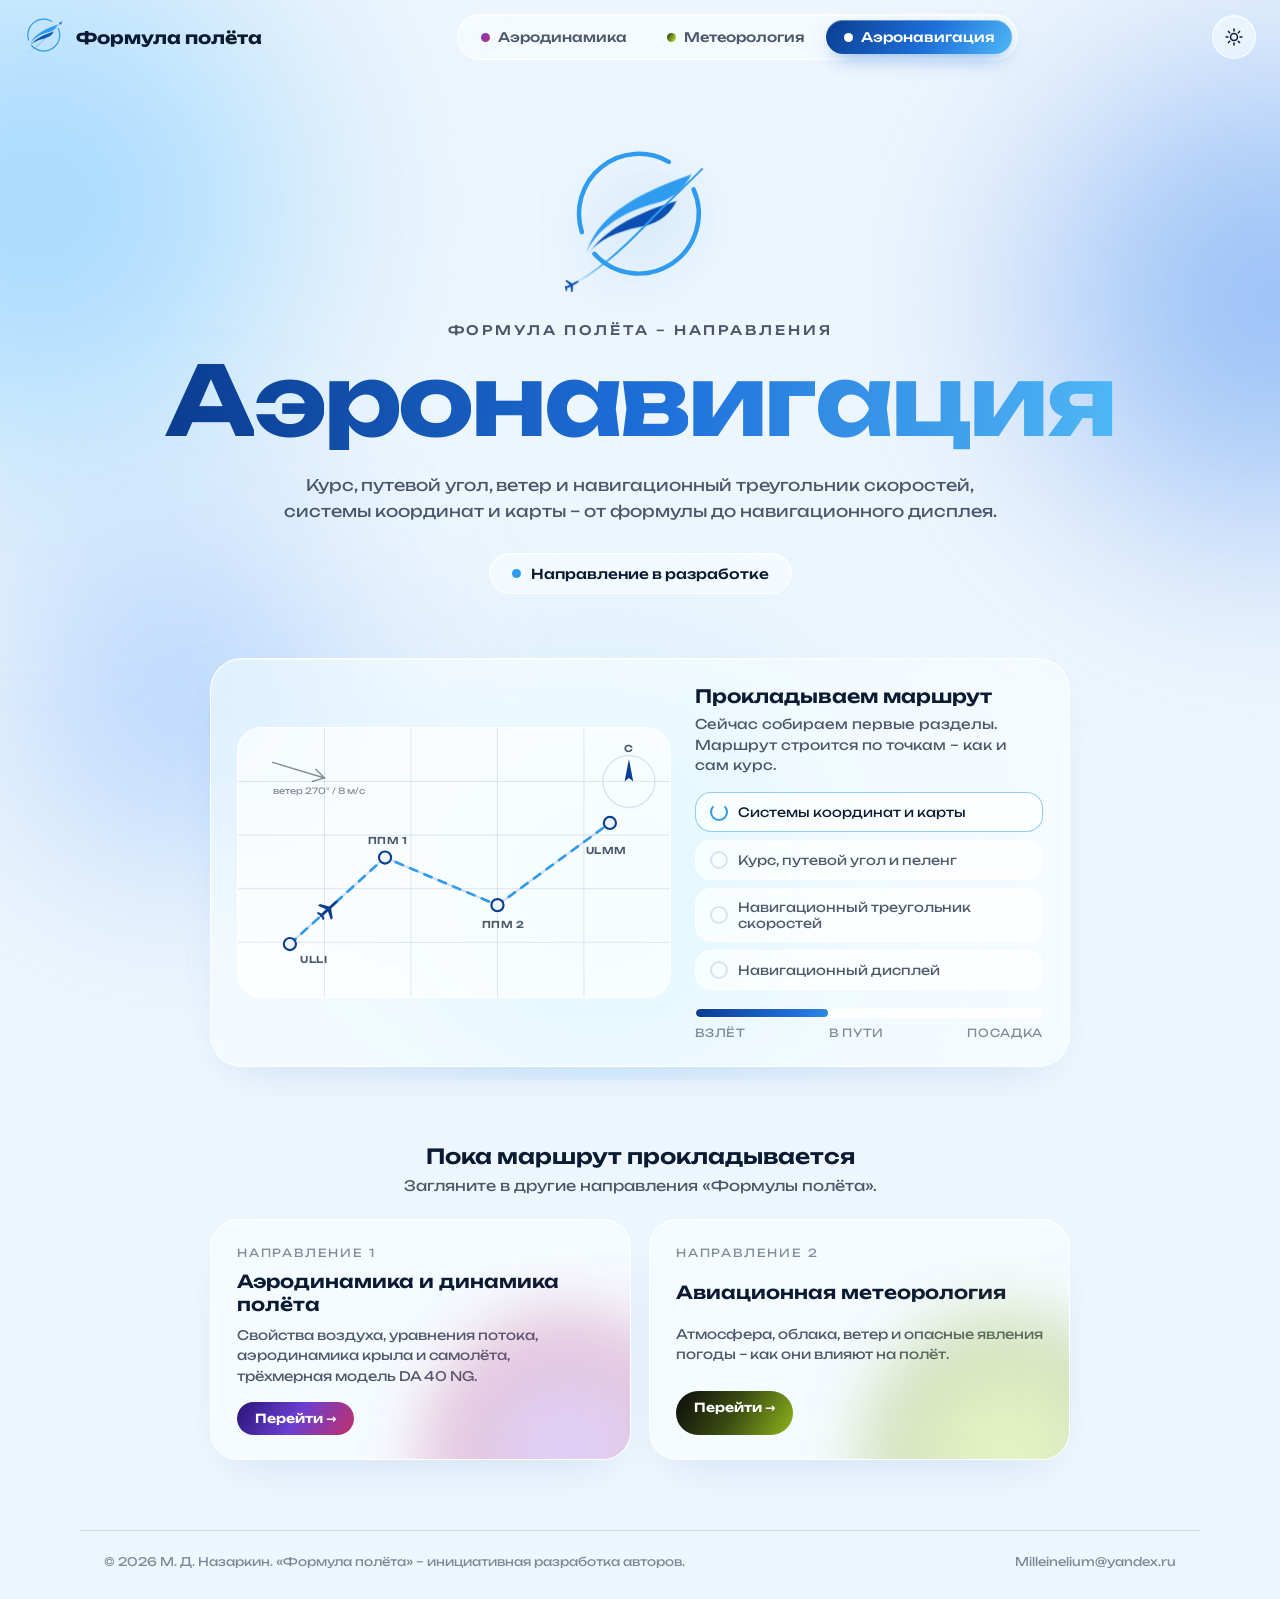
<file: anav/index.html>
<!DOCTYPE html>
<html lang="ru">
<head>
<meta charset="utf-8">
<meta name="viewport" content="width=device-width, initial-scale=1, viewport-fit=cover">
<title>Формула полёта</title>
<meta name="author" content="М. Д. Назаркин">
<meta name="copyright" content="© 2026 М. Д. Назаркин">
<script>try { var fpT = localStorage.getItem('fp-theme'); if (fpT === 'dark' || fpT === 'light') document.documentElement.dataset.theme = fpT; } catch (e) {}</script>
<link rel="icon" type="image/svg+xml" href="data:image/svg+xml,%3Csvg%20xmlns%3D%22http%3A//www.w3.org/2000/svg%22%20viewBox%3D%2236%2070%20536%20536%22%3E%3Cdefs%3E%3ClinearGradient%20id%3D%22tf%22%20x1%3D%220%22%20y1%3D%221%22%20x2%3D%221%22%20y2%3D%220%22%3E%3Cstop%20offset%3D%220%22%20stop-color%3D%22%2329166F%22%20stop-opacity%3D%221%22/%3E%3Cstop%20offset%3D%22.3%22%20stop-color%3D%22%2329166F%22/%3E%3Cstop%20offset%3D%221%22%20stop-color%3D%22%2329166F%22/%3E%3C/linearGradient%3E%3C/defs%3E%3Crect%20x%3D%2236%22%20y%3D%2270%22%20width%3D%22536%22%20height%3D%22536%22%20rx%3D%22110%22%20fill%3D%22%23FFFFFF%22/%3E%3Cpath%20d%3D%22M%20495.5%20225.0%20A%20214%20214%200%200%201%20141.0%20455.2%22%20fill%3D%22none%22%20stroke%3D%22%2329166F%22%20stroke-width%3D%2230%22%20stroke-linecap%3D%22round%22/%3E%3Cpath%20d%3D%22M%2096.5%20378.1%20A%20214%20214%200%200%201%20407.0%20126.7%22%20fill%3D%22none%22%20stroke%3D%22%2329166F%22%20stroke-width%3D%2230%22%20stroke-linecap%3D%22round%22/%3E%3Cg%20transform%3D%22translate%28300%20312%29%20scale%28.8%29%20translate%28-305%20-326%29%22%3E%3Cpath%20d%3D%22M%2070%20500%20C%20118%20352%2C%20250%20252%2C%20540%20150%20C%20504%20214%2C%20466%20256%2C%20378%20280%20C%20244%20316%2C%20128%20380%2C%2070%20500%20Z%22%20fill%3D%22%2329166F%22/%3E%3Cpath%20d%3D%22M%2080%20504%20C%20150%20404%2C%20268%20330%2C%20474%20268%20C%20440%20332%2C%20396%20368%2C%20306%20386%20C%20206%20406%2C%20124%20444%2C%2080%20504%20Z%22%20fill%3D%22%23FC0402%22/%3E%3C/g%3E%3Cpath%20d%3D%22M%2060%20566%20C%20150%20520%2C%20250%20430%2C%20330%20346%20C%20400%20272%2C%20470%20210%2C%20526%20152%22%20fill%3D%22none%22%20stroke%3D%22url%28%23tf%29%22%20stroke-width%3D%2212%22%20stroke-linecap%3D%22round%22/%3E%3Cpath%20d%3D%22M%2052%200%20C%2048%20-4%2C%2040%20-6%2C%2030%20-6%20L%206%20-6%20L%20-14%20-42%20L%20-25%20-42%20L%20-12%20-6%20L%20-36%20-6%20L%20-46%20-21%20L%20-54%20-21%20L%20-48%20-4%20L%20-51%200%20L%20-48%204%20L%20-54%2021%20L%20-46%2021%20L%20-36%206%20L%20-12%206%20L%20-25%2042%20L%20-14%2042%20L%206%206%20L%2030%206%20C%2040%206%2C%2048%204%2C%2052%200%20Z%22%20fill%3D%22%23FC0402%22%20transform%3D%22translate%28532%20146%29%20rotate%28-46%29%20scale%280.72%29%22/%3E%3C/svg%3E">
<style>@font-face{font-family:"Unbounded";font-style:normal;font-weight:300;font-display:swap;src:url([data-uri]) format("woff2");unicode-range:U+0301,U+0400-045F,U+0490-0491,U+04B0-04B1,U+2116}@font-face{font-family:"Unbounded";font-style:normal;font-weight:300;font-display:swap;src:url([data-uri]) format("woff2");unicode-range:U+0000-00FF,U+0131,U+0152-0153,U+02BB-02BC,U+02C6,U+02DA,U+02DC,U+0304,U+0308,U+0329,U+2000-206F,U+20AC,U+2122,U+2191,U+2193,U+2212,U+2215,U+FEFF,U+FFFD}@font-face{font-family:"Unbounded";font-style:normal;font-weight:400;font-display:swap;src:url([data-uri]) format("woff2");unicode-range:U+0301,U+0400-045F,U+0490-0491,U+04B0-04B1,U+2116}@font-face{font-family:"Unbounded";font-style:normal;font-weight:400;font-display:swap;src:url([data-uri]) format("woff2");unicode-range:U+0000-00FF,U+0131,U+0152-0153,U+02BB-02BC,U+02C6,U+02DA,U+02DC,U+0304,U+0308,U+0329,U+2000-206F,U+20AC,U+2122,U+2191,U+2193,U+2212,U+2215,U+FEFF,U+FFFD}@font-face{font-family:"Unbounded";font-style:normal;font-weight:500;font-display:swap;src:url([data-uri]) format("woff2");unicode-range:U+0301,U+0400-045F,U+0490-0491,U+04B0-04B1,U+2116}@font-face{font-family:"Unbounded";font-style:normal;font-weight:500;font-display:swap;src:url([data-uri]) format("woff2");unicode-range:U+0000-00FF,U+0131,U+0152-0153,U+02BB-02BC,U+02C6,U+02DA,U+02DC,U+0304,U+0308,U+0329,U+2000-206F,U+20AC,U+2122,U+2191,U+2193,U+2212,U+2215,U+FEFF,U+FFFD}@font-face{font-family:"Unbounded";font-style:normal;font-weight:600;font-display:swap;src:url([data-uri]) format("woff2");unicode-range:U+0301,U+0400-045F,U+0490-0491,U+04B0-04B1,U+2116}@font-face{font-family:"Unbounded";font-style:normal;font-weight:600;font-display:swap;src:url([data-uri]) format("woff2");unicode-range:U+0000-00FF,U+0131,U+0152-0153,U+02BB-02BC,U+02C6,U+02DA,U+02DC,U+0304,U+0308,U+0329,U+2000-206F,U+20AC,U+2122,U+2191,U+2193,U+2212,U+2215,U+FEFF,U+FFFD}@font-face{font-family:"Unbounded";font-style:normal;font-weight:700;font-display:swap;src:url([data-uri]) format("woff2");unicode-range:U+0301,U+0400-045F,U+0490-0491,U+04B0-04B1,U+2116}@font-face{font-family:"Unbounded";font-style:normal;font-weight:700;font-display:swap;src:url([data-uri]) format("woff2");unicode-range:U+0000-00FF,U+0131,U+0152-0153,U+02BB-02BC,U+02C6,U+02DA,U+02DC,U+0304,U+0308,U+0329,U+2000-206F,U+20AC,U+2122,U+2191,U+2193,U+2212,U+2215,U+FEFF,U+FFFD}</style>
<style>
/* Аэронавигация: светлое «жидкое стекло» на подвижном небесно-синем градиенте */
:root {
  --bg: #EEF6FD; --ink: #0B1B33; --ink2: rgba(11,27,51,.72); --ink3: rgba(11,27,51,.5);
  --sky: #2E9BEF; --deep: #0B3D91; --lacc: #0B4FB3; --line: rgba(11,61,145,.14);
  --glass: rgba(255,255,255,.52); --glass2: rgba(255,255,255,.7); --edge: rgba(255,255,255,.85); --shadow: rgba(30,91,198,.18);
  --b1: rgba(120,200,255,.75); --b2: rgba(46,123,239,.55); --b3: rgba(190,232,255,.9); --b4: rgba(90,160,255,.45);
  --t1: #0B3D91; --t2: #1E6FD9; --t3: #4FB8F5;
  --head: "Unbounded", system-ui, -apple-system, sans-serif;
}
@media (prefers-color-scheme: dark) { :root:not([data-theme="light"]) {
  --bg: #050E22; --ink: #F2F7FF; --ink2: rgba(242,247,255,.74); --ink3: rgba(242,247,255,.5);
  --sky: #6CC4FF; --deep: #BFE6FF; --lacc: #BFE6FF; --line: rgba(143,220,255,.18);
  --glass: rgba(20,40,80,.42); --glass2: rgba(30,60,110,.55); --edge: rgba(160,210,255,.28); --shadow: rgba(0,0,0,.45);
  --b1: rgba(30,110,220,.6); --b2: rgba(20,60,160,.7); --b3: rgba(80,170,255,.35); --b4: rgba(10,40,110,.8);
  --t1: #FFFFFF; --t2: #BFE6FF; --t3: #5BB8FF; color-scheme: dark } }
:root[data-theme="dark"] {
  --bg: #050E22; --ink: #F2F7FF; --ink2: rgba(242,247,255,.74); --ink3: rgba(242,247,255,.5);
  --sky: #6CC4FF; --deep: #BFE6FF; --lacc: #BFE6FF; --line: rgba(143,220,255,.18);
  --glass: rgba(20,40,80,.42); --glass2: rgba(30,60,110,.55); --edge: rgba(160,210,255,.28); --shadow: rgba(0,0,0,.45);
  --b1: rgba(30,110,220,.6); --b2: rgba(20,60,160,.7); --b3: rgba(80,170,255,.35); --b4: rgba(10,40,110,.8);
  --t1: #FFFFFF; --t2: #BFE6FF; --t3: #5BB8FF; color-scheme: dark }
* { box-sizing: border-box; }
html { background: var(--bg); }
body { margin: 0; min-height: 100vh; background: transparent; color: var(--ink); font-family: var(--head); -webkit-font-smoothing: antialiased; overflow-x: hidden; }

/* подвижный градиент */
.sky { position: fixed; inset: -20%; z-index: -1; overflow: hidden; pointer-events: none; }
.sky i { position: absolute; border-radius: 50%; filter: blur(80px); will-change: transform; }
.sky i:nth-child(1) { width: 60vmax; height: 60vmax; left: -5%; top: 0; background: radial-gradient(closest-side, var(--b1), transparent); animation: d1 22s ease-in-out infinite alternate; }
.sky i:nth-child(2) { width: 55vmax; height: 55vmax; right: -5%; top: 10%; background: radial-gradient(closest-side, var(--b2), transparent); animation: d2 26s ease-in-out infinite alternate; }
.sky i:nth-child(3) { width: 50vmax; height: 50vmax; left: 30%; bottom: -10%; background: radial-gradient(closest-side, var(--b3), transparent); animation: d3 19s ease-in-out infinite alternate; }
.sky i:nth-child(4) { width: 40vmax; height: 40vmax; left: 10%; bottom: 10%; background: radial-gradient(closest-side, var(--b4), transparent); animation: d4 30s ease-in-out infinite alternate; }
@keyframes d1 { to { transform: translate(18vw, 12vh) scale(1.15); } }
@keyframes d2 { to { transform: translate(-20vw, 16vh) scale(.9); } }
@keyframes d3 { to { transform: translate(-14vw, -18vh) scale(1.2); } }
@keyframes d4 { to { transform: translate(22vw, -10vh) scale(1.1); } }

/* стекло */
.glass { background: var(--glass); border: 1px solid var(--edge); -webkit-backdrop-filter: blur(22px) saturate(1.5); backdrop-filter: blur(22px) saturate(1.5);
  box-shadow: inset 0 1px 0 rgba(255,255,255,.55), 0 20px 50px -24px var(--shadow); }

header { position: sticky; top: env(safe-area-inset-top, 0px); z-index: 5; display: flex; align-items: center; justify-content: space-between; gap: 14px; flex-wrap: wrap;
  padding: 14px max(24px, env(safe-area-inset-right, 0px)) 14px max(24px, env(safe-area-inset-left, 0px)); }
.brand { display: flex; align-items: center; gap: 12px; color: var(--ink); text-decoration: none; font-weight: 700; font-size: 1.05rem; }
.brand svg { width: 40px; height: 40px; color: var(--sky); }
.dirs { display: flex; gap: 4px; padding: 5px; border-radius: 999px; flex-wrap: wrap; }
.dirs a { display: inline-flex; align-items: center; gap: 8px; padding: 9px 18px; border-radius: 999px; color: var(--ink2); text-decoration: none; font-size: .82rem; font-weight: 500; transition: background .3s, color .3s; }
.dirs a i { width: 9px; height: 9px; border-radius: 50%; }
.dirs a[data-d="aero"] i { background: linear-gradient(120deg, #6A3FD1, #C0306A); }
.dirs a[data-d="meteo"] i { background: linear-gradient(120deg, #26300F, #C6F432); }
.dirs a[data-d="anav"] i { background: #FFFFFF; }
.dirs a:hover { color: var(--ink); background: var(--glass2); }
.dirs a[aria-current="page"] { color: #FFFFFF; background: linear-gradient(120deg, #0B3D91, #1E6FD9 55%, #4FB8F5); box-shadow: inset 0 1px 0 rgba(255,255,255,.35), 0 8px 22px -8px rgba(30,111,217,.7); }
.tbtn { width: 44px; height: 44px; border-radius: 50%; display: grid; place-items: center; cursor: pointer; color: var(--ink); padding: 0; }
.tbtn svg { width: 20px; height: 20px; }
:focus-visible { outline: 2px solid var(--sky); outline-offset: 3px; }

main { max-width: 1120px; margin: 0 auto; padding: clamp(40px, 8vh, 96px) max(20px, env(safe-area-inset-right, 0px)) 70px max(20px, env(safe-area-inset-left, 0px)); text-align: center; }
.mark { width: 150px; height: 150px; margin: 0 auto 26px; color: var(--sky); filter: drop-shadow(0 14px 30px rgba(46,155,239,.35)); }
.mark svg { width: 100%; height: 100%; }
.mark path[fill="#FC0402"], .brand path[fill="#FC0402"] { fill: var(--lacc); }
.kick { margin: 0; font-size: .82rem; font-weight: 500; letter-spacing: .22em; text-transform: uppercase; color: var(--ink2); }
h1 { margin: 14px 0 22px; font-weight: 700; font-size: clamp(2rem, 8vw, 6rem); line-height: 1.02; letter-spacing: -.035em; }
h1 .ch { display: inline-block; background-image: linear-gradient(95deg, var(--t1), var(--t2) 50%, var(--t3)); background-size: 1300% 100%; -webkit-background-clip: text; background-clip: text; color: transparent;
  background-position: calc(var(--i) * 8.33%) 0; animation: fpChar .9s cubic-bezier(.2,.7,.2,1) both; animation-delay: calc(.6s + var(--i) * 55ms); }
.lead { margin: 0 auto 28px; max-width: 54ch; font-size: 1rem; line-height: 1.65; color: var(--ink2); animation: up .8s ease 1.4s both; }
.soon { display: inline-flex; align-items: center; gap: 10px; margin: 0; padding: 11px 22px; border-radius: 999px; font-size: .85rem; font-weight: 500; color: var(--ink); animation: up .8s ease 1.6s both; }
.soon b { width: 9px; height: 9px; border-radius: 50%; background: var(--sky); box-shadow: 0 0 0 0 rgba(46,155,239,.6); animation: ping 1.8s ease-out infinite; }
@keyframes ping { 70% { box-shadow: 0 0 0 10px rgba(46,155,239,0); } 100% { box-shadow: 0 0 0 0 rgba(46,155,239,0); } }
@keyframes up { from { opacity: 0; transform: translateY(16px); } }
@keyframes fpChar { from { opacity: 0; transform: translateY(.42em) rotate(3deg); filter: blur(10px); } }

/* анимация логотипа (как на основном сайте) */
@keyframes lgWing { from { opacity: 0; transform: translateY(70px); } }
@keyframes lgDraw { from { stroke-dashoffset: 1; } to { stroke-dashoffset: 0; } }
.logo-anim .lg-wing { animation: lgWing 1.1s cubic-bezier(.2,.7,.2,1) both; }
.logo-anim .lg-arc { stroke-dasharray: 1; animation: lgDraw 1.2s cubic-bezier(.4,0,.2,1) .15s both; }
.logo-anim .lg-trail { stroke-dasharray: 1; stroke-dashoffset: 1; }
.logo-anim.fly .lg-trail { animation: lgDraw 1.5s cubic-bezier(.45,0,.2,1) both; }
.logo-anim .lg-plane { opacity: 0; transition: opacity .2s; }
.logo-anim.fly .lg-plane { opacity: 1; }

/* «в разработке»: маршрут по точкам */
.build { margin: 64px auto 0; max-width: 860px; border-radius: 32px; padding: 26px; display: grid; grid-template-columns: 1.25fr 1fr; gap: 24px; align-items: center; text-align: left; animation: up .9s ease 1.8s both; }
.map { position: relative; border-radius: 24px; overflow: hidden; aspect-ratio: 16 / 10; background: var(--glass2); border: 1px solid var(--edge); }
.map svg { position: absolute; inset: 0; width: 100%; height: 100%; }
.map .grid line { stroke: var(--line); stroke-width: 1; }
.map .track { fill: none; stroke: var(--sky); stroke-width: 3; stroke-linecap: round; stroke-dasharray: 9 9; animation: march 1.2s linear infinite; }
.map .ghost { fill: none; stroke: var(--line); stroke-width: 3; stroke-linecap: round; }
@keyframes march { to { stroke-dashoffset: -18; } }
.map .wp { fill: var(--bg); stroke: var(--deep); stroke-width: 2.5; }
.map .wpl { font-family: var(--head); font-size: 11px; font-weight: 600; fill: var(--ink2); letter-spacing: .06em; }
.map .plane { fill: var(--deep); }
.map .wind { stroke: var(--ink3); stroke-width: 1.6; fill: none; stroke-linecap: round; }
.map .wind-t { font-family: var(--head); font-size: 10px; fill: var(--ink3); }
.rose { transform-origin: 452px 62px; animation: spin 24s linear infinite; }
@keyframes spin { to { transform: rotate(360deg); } }
.steps h2 { margin: 0 0 6px; font-size: 1.15rem; font-weight: 600; }
.steps p { margin: 0 0 16px; font-size: .84rem; line-height: 1.55; color: var(--ink2); }
.steps ul { list-style: none; margin: 0 0 18px; padding: 0; display: grid; gap: 8px; }
.steps li { display: flex; align-items: center; gap: 10px; padding: 10px 14px; border-radius: 16px; background: var(--glass2); border: 1px solid var(--edge); font-size: .8rem; color: var(--ink2); transition: color .4s, border-color .4s; }
.steps li i { width: 18px; height: 18px; flex: none; border-radius: 50%; border: 2px solid var(--line); position: relative; transition: border-color .4s; }
.steps li.on { color: var(--ink); border-color: rgba(46,155,239,.5); }
.steps li.on i { border-color: var(--sky); border-top-color: transparent; animation: spin .9s linear infinite; }
.bar { height: 10px; border-radius: 999px; background: var(--glass2); border: 1px solid var(--edge); overflow: hidden; }
.bar span { display: block; height: 100%; width: 38%; border-radius: inherit; background: linear-gradient(90deg, #0B3D91, #1E6FD9, #4FB8F5, #1E6FD9, #0B3D91); background-size: 300% 100%; animation: flow 3s linear infinite; }
@keyframes flow { to { background-position: -300% 0; } }
.barl { display: flex; justify-content: space-between; margin-top: 8px; font-size: .7rem; color: var(--ink3); letter-spacing: .06em; }

/* другие направления */
.go-h { margin: 76px 0 8px; font-size: 1.3rem; font-weight: 600; }
.go-p { margin: 0 0 24px; font-size: .9rem; color: var(--ink2); }
.cards { display: grid; grid-template-columns: repeat(2, minmax(0, 1fr)); gap: 18px; max-width: 860px; margin: 0 auto; text-align: left; }
.card { position: relative; display: grid; gap: 10px; padding: 26px 26px 24px; border-radius: 28px; color: var(--ink); text-decoration: none; overflow: hidden; transition: transform .35s cubic-bezier(.2,.7,.2,1), box-shadow .35s; }
.card::after { content: ""; position: absolute; inset: auto -20% -60% auto; width: 70%; aspect-ratio: 1; border-radius: 50%; background: var(--g); opacity: .28; filter: blur(30px); transition: opacity .35s; }
.card[data-d="aero"] { --g: radial-gradient(closest-side, #9B6BFF, #C0306A); }
.card[data-d="meteo"] { --g: radial-gradient(closest-side, #C6F432, #6E8F14); }
.card:hover { transform: translateY(-4px); }
.card:hover::after { opacity: .45; }
.card .n { font-size: .7rem; letter-spacing: .16em; text-transform: uppercase; color: var(--ink3); }
.card h3 { margin: 0; font-size: 1.12rem; font-weight: 600; line-height: 1.25; }
.card p { margin: 0; font-size: .82rem; line-height: 1.55; color: var(--ink2); }
.card .arr { justify-self: start; margin-top: 6px; padding: 9px 18px; border-radius: 999px; font-size: .78rem; font-weight: 600; color: #FFFFFF; position: relative; z-index: 1; }
.card[data-d="aero"] .arr { background: linear-gradient(120deg, #2A1478, #6A3FD1 50%, #C0306A); }
.card[data-d="meteo"] .arr { background: linear-gradient(120deg, #0B0B0C, #3D4D12 50%, #8DB51C); }

footer { max-width: 1120px; margin: 0 auto; padding: 22px max(24px, env(safe-area-inset-right, 0px)) calc(28px + env(safe-area-inset-bottom, 0px)) max(24px, env(safe-area-inset-left, 0px));
  border-top: 1px solid var(--line); display: flex; justify-content: space-between; gap: 12px; flex-wrap: wrap; font-size: .74rem; line-height: 1.5; color: var(--ink3); }
footer span:last-child { user-select: all; }

@media (max-width: 820px) { .build { grid-template-columns: 1fr; padding: 18px; } .cards { grid-template-columns: 1fr; } .dirs a { padding: 8px 12px; font-size: .76rem; } .tbtn { order: 2; } .dirs { order: 3; width: 100%; justify-content: center; } header { position: relative; } }
@media (prefers-reduced-motion: reduce) { *, *::before, *::after { animation: none !important; transition: none !important; } }
</style>
</head>
<body>
<div class="sky" aria-hidden="true"><i></i><i></i><i></i><i></i></div>
<header>
  <a class="brand" href="../"><svg class="logo-mark" role="img" aria-label="Логотип «Формула полёта»" xmlns="http://www.w3.org/2000/svg" viewBox="36 70 536 536"><defs><linearGradient id="ts" x1="0" y1="1" x2="1" y2="0"><stop offset="0" stop-color="currentColor" stop-opacity="0"/><stop offset=".3" stop-color="currentColor"/><stop offset="1" stop-color="currentColor"/></linearGradient></defs><path d="M 495.5 225.0 A 214 214 0 0 1 141.0 455.2" fill="none" stroke="currentColor" stroke-width="16" stroke-linecap="round"/><path d="M 96.5 378.1 A 214 214 0 0 1 407.0 126.7" fill="none" stroke="currentColor" stroke-width="16" stroke-linecap="round"/><g transform="translate(300 312) scale(.8) translate(-305 -326)"><path d="M 70 500 C 118 352, 250 252, 540 150 C 504 214, 466 256, 378 280 C 244 316, 128 380, 70 500 Z" fill="currentColor"/><path d="M 80 504 C 150 404, 268 330, 474 268 C 440 332, 396 368, 306 386 C 206 406, 124 444, 80 504 Z" fill="#FC0402"/></g><path d="M 60 566 C 150 520, 250 430, 330 346 C 400 272, 470 210, 526 152" fill="none" stroke="url(#ts)" stroke-width="7" stroke-linecap="round"/><path d="M 52 0 C 48 -4, 40 -6, 30 -6 L 6 -6 L -14 -42 L -25 -42 L -12 -6 L -36 -6 L -46 -21 L -54 -21 L -48 -4 L -51 0 L -48 4 L -54 21 L -46 21 L -36 6 L -12 6 L -25 42 L -14 42 L 6 6 L 30 6 C 40 6, 48 4, 52 0 Z" fill="#FC0402" transform="translate(532 146) rotate(-46) scale(0.55)"/></svg><span>Формула полёта</span></a>
  <nav class="dirs glass" aria-label="Направления">
    <a data-d="aero" href="../"><i aria-hidden="true"></i>Аэродинамика</a>
    <a data-d="meteo" href="../meteo/"><i aria-hidden="true"></i>Метеорология</a>
    <a data-d="anav" href="./" aria-current="page"><i aria-hidden="true"></i>Аэронавигация</a>
  </nav>
  <button class="tbtn glass" id="tbtn" type="button" aria-label="Сменить тему"><svg viewBox="0 0 24 24" fill="none" stroke="currentColor" stroke-width="1.8" stroke-linecap="round"><circle cx="12" cy="12" r="4.2"/><path d="M12 2.5v2.2M12 19.3v2.2M2.5 12h2.2M19.3 12h2.2M5.3 5.3l1.6 1.6M17.1 17.1l1.6 1.6M5.3 18.7l1.6-1.6M17.1 6.9l1.6-1.6"/></svg></button>
</header>
<main>
  <div class="mark" id="mark" aria-hidden="true"><svg class="logo-mark logo-anim" role="img" aria-label="Логотип «Формула полёта»" xmlns="http://www.w3.org/2000/svg" viewBox="36 70 536 536"><defs><linearGradient id="tm" x1="0" y1="1" x2="1" y2="0"><stop offset="0" stop-color="currentColor" stop-opacity="0"/><stop offset=".3" stop-color="currentColor"/><stop offset="1" stop-color="currentColor"/></linearGradient></defs><path class="lg-arc lg-arc-r" pathLength="1" d="M 495.5 225.0 A 214 214 0 0 1 141.0 455.2" fill="none" stroke="currentColor" stroke-width="16" stroke-linecap="round"/><path class="lg-arc lg-arc-l" pathLength="1" d="M 96.5 378.1 A 214 214 0 0 1 407.0 126.7" fill="none" stroke="currentColor" stroke-width="16" stroke-linecap="round"/><g class="lg-wing"><g transform="translate(300 312) scale(.8) translate(-305 -326)"><path d="M 70 500 C 118 352, 250 252, 540 150 C 504 214, 466 256, 378 280 C 244 316, 128 380, 70 500 Z" fill="currentColor"/><path d="M 80 504 C 150 404, 268 330, 474 268 C 440 332, 396 368, 306 386 C 206 406, 124 444, 80 504 Z" fill="#FC0402"/></g></g><path class="lg-trail" pathLength="1" d="M 60 566 C 150 520, 250 430, 330 346 C 400 272, 470 210, 526 152" fill="none" stroke="url(#tm)" stroke-width="7" stroke-linecap="round"/><g class="lg-plane"><path d="M 52 0 C 48 -4, 40 -6, 30 -6 L 6 -6 L -14 -42 L -25 -42 L -12 -6 L -36 -6 L -46 -21 L -54 -21 L -48 -4 L -51 0 L -48 4 L -54 21 L -46 21 L -36 6 L -12 6 L -25 42 L -14 42 L 6 6 L 30 6 C 40 6, 48 4, 52 0 Z" fill="#FC0402" transform="scale(0.55)"/><animateMotion dur="1.5s" begin="indefinite" fill="freeze" rotate="auto" calcMode="spline" keyPoints="0;1" keyTimes="0;1" keySplines="0.45 0 0.2 1" path="M 60 566 C 150 520, 250 430, 330 346 C 400 272, 470 210, 526 152"/></g></svg></div>
  <p class="kick">Формула полёта – направления</p>
  <h1 aria-label="Аэронавигация"><span class="ch" aria-hidden="true" style="--i:0">А</span><span class="ch" aria-hidden="true" style="--i:1">э</span><span class="ch" aria-hidden="true" style="--i:2">р</span><span class="ch" aria-hidden="true" style="--i:3">о</span><span class="ch" aria-hidden="true" style="--i:4">н</span><span class="ch" aria-hidden="true" style="--i:5">а</span><span class="ch" aria-hidden="true" style="--i:6">в</span><span class="ch" aria-hidden="true" style="--i:7">и</span><span class="ch" aria-hidden="true" style="--i:8">г</span><span class="ch" aria-hidden="true" style="--i:9">а</span><span class="ch" aria-hidden="true" style="--i:10">ц</span><span class="ch" aria-hidden="true" style="--i:11">и</span><span class="ch" aria-hidden="true" style="--i:12">я</span></h1>
  <p class="lead">Курс, путевой угол, ветер и навигационный треугольник скоростей, системы координат и карты – от формулы до навигационного дисплея.</p>
  <p class="soon glass"><b aria-hidden="true"></b>Направление в разработке</p>

  <section class="build glass" aria-label="Что сейчас готовится">
    <div class="map" aria-hidden="true">
      <svg viewBox="0 0 500 312" preserveAspectRatio="xMidYMid slice">
        <g class="grid">
          <line x1="0" y1="62" x2="500" y2="62"/><line x1="0" y1="124" x2="500" y2="124"/><line x1="0" y1="186" x2="500" y2="186"/><line x1="0" y1="248" x2="500" y2="248"/>
          <line x1="100" y1="0" x2="100" y2="312"/><line x1="200" y1="0" x2="200" y2="312"/><line x1="300" y1="0" x2="300" y2="312"/><line x1="400" y1="0" x2="400" y2="312"/>
        </g>
        <g class="rose"><circle cx="452" cy="62" r="30" fill="none" stroke="currentColor" style="color: var(--line)" stroke-width="1.5"/>
          <path d="M452 36 L457 62 L452 58 L447 62 Z" class="plane"/><text x="452" y="28" text-anchor="middle" class="wpl">С</text></g>
        <path class="ghost" d="M 60 250 L 170 150 L 300 205 L 430 110"/>
        <path id="rt" class="track" d="M 60 250 L 170 150 L 300 205 L 430 110"/>
        <path class="wind" d="M 40 40 l 60 18 m -10 -10 l 10 10 l -14 4"/><text x="40" y="76" class="wind-t">ветер 270° / 8 м/с</text>
        <circle class="wp" cx="60" cy="250" r="7"/><text x="72" y="272" class="wpl">ULLI</text>
        <circle class="wp" cx="170" cy="150" r="7"/><text x="150" y="134" class="wpl">ППМ 1</text>
        <circle class="wp" cx="300" cy="205" r="7"/><text x="282" y="232" class="wpl">ППМ 2</text>
        <circle class="wp" cx="430" cy="110" r="7"/><text x="402" y="146" class="wpl">ULMM</text>
        <g><path class="plane" d="M 14 0 C 13 -1, 11 -1.6, 8 -1.6 L 2 -1.6 L -4 -11 L -7 -11 L -3 -1.6 L -10 -1.6 L -12 -5.5 L -14 -5.5 L -13 -1 L -14 0 L -13 1 L -14 5.5 L -12 5.5 L -10 1.6 L -3 1.6 L -7 11 L -4 11 L 2 1.6 L 8 1.6 C 11 1.6, 13 1, 14 0 Z"/>
          <animateMotion dur="9s" repeatCount="indefinite" rotate="auto" keyPoints="0;1" keyTimes="0;1" calcMode="linear"><mpath href="#rt"/></animateMotion></g>
      </svg>
    </div>
    <div class="steps">
      <h2>Прокладываем маршрут</h2>
      <p>Сейчас собираем первые разделы. Маршрут строится по точкам – как и сам курс.</p>
      <ul id="steps">
        <li><i aria-hidden="true"></i>Системы координат и карты</li>
        <li><i aria-hidden="true"></i>Курс, путевой угол и пеленг</li>
        <li><i aria-hidden="true"></i>Навигационный треугольник скоростей</li>
        <li><i aria-hidden="true"></i>Навигационный дисплей</li>
      </ul>
      <div class="bar" aria-hidden="true"><span></span></div>
      <div class="barl"><span>ВЗЛЁТ</span><span>В ПУТИ</span><span>ПОСАДКА</span></div>
    </div>
  </section>

  <h2 class="go-h">Пока маршрут прокладывается</h2>
  <p class="go-p">Загляните в другие направления «Формулы полёта».</p>
  <div class="cards">
    <a class="card glass" data-d="aero" href="../">
      <span class="n">Направление 1</span>
      <h3>Аэродинамика и динамика полёта</h3>
      <p>Свойства воздуха, уравнения потока, аэродинамика крыла и самолёта, трёхмерная модель DA&nbsp;40&nbsp;NG.</p>
      <span class="arr">Перейти →</span>
    </a>
    <a class="card glass" data-d="meteo" href="../meteo/">
      <span class="n">Направление 2</span>
      <h3>Авиационная метеорология</h3>
      <p>Атмосфера, облака, ветер и опасные явления погоды – как они влияют на полёт.</p>
      <span class="arr">Перейти →</span>
    </a>
  </div>
</main>
<footer>
  <span>© 2026 М.&nbsp;Д.&nbsp;Назаркин. «Формула полёта» – инициативная разработка авторов.</span>
  <span>Milleinelium@yandex.ru</span>
</footer>
<script>
(function () {
  var root = document.documentElement;
  var reduce = matchMedia('(prefers-reduced-motion: reduce)').matches;
  /* самолёт логотипа пролетает после прорисовки дуг */
  var svg = document.querySelector('#mark .logo-anim');
  if (svg && !reduce) setTimeout(function () { svg.classList.add('fly'); var m = svg.querySelector('animateMotion'); try { m.beginElement(); } catch (e) {} }, 1250);
  /* пункты «в работе» по очереди */
  var li = document.querySelectorAll('#steps li'), k = 0;
  function tick() { li.forEach(function (x, i) { x.classList.toggle('on', i === k); }); k = (k + 1) % li.length; }
  tick(); if (!reduce) setInterval(tick, 2200);
  /* тема – общий ключ с основным сайтом */
  function cur() { return root.dataset.theme || (matchMedia('(prefers-color-scheme: dark)').matches ? 'dark' : 'light'); }
  document.getElementById('tbtn').addEventListener('click', function () {
    var t = cur() === 'dark' ? 'light' : 'dark'; root.dataset.theme = t;
    try { localStorage.setItem('fp-theme', t); } catch (e) {}
  });
})();
</script>
</body>
</html>
</file>
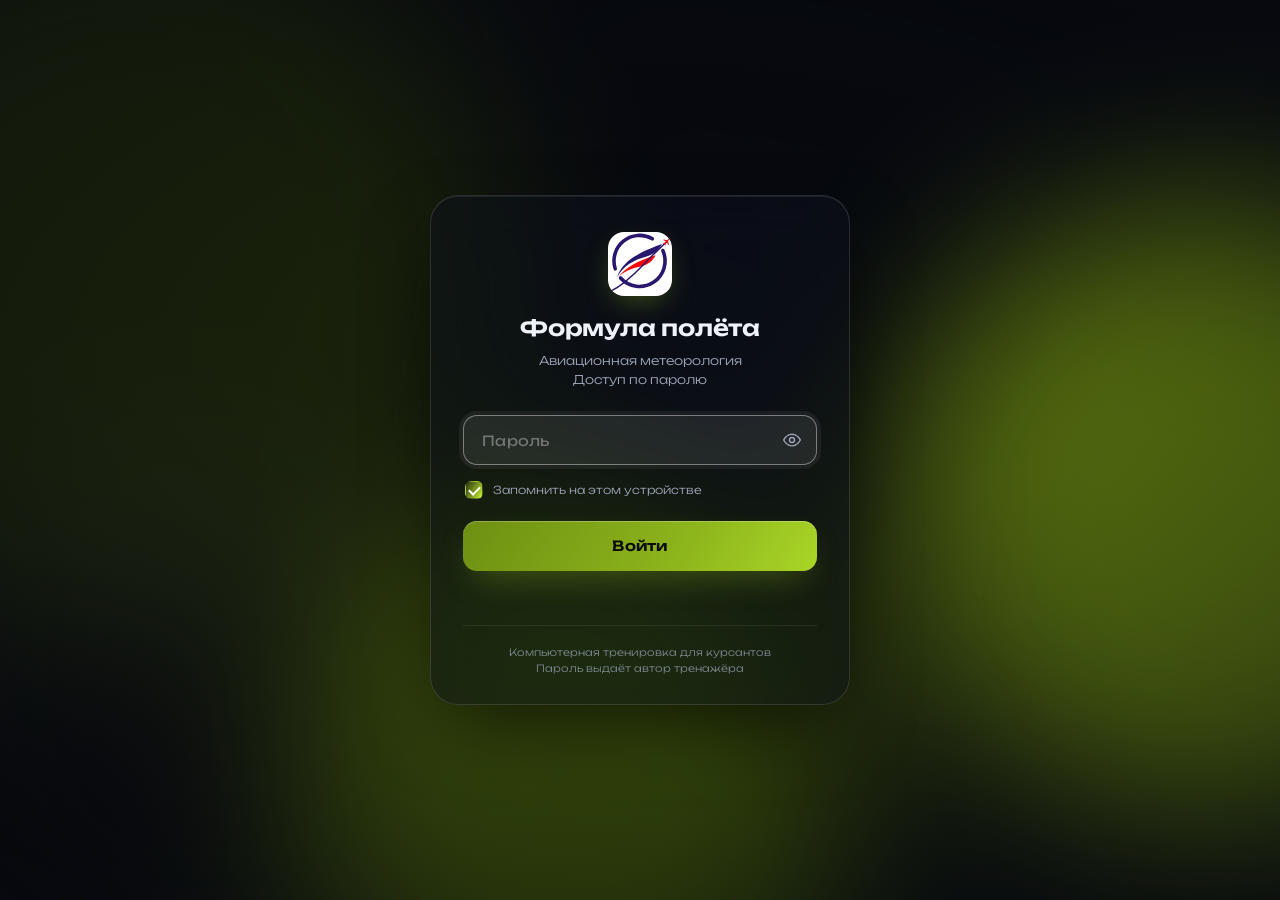
<file: meteo/index.html>
<!doctype html>
<html lang="ru" data-theme="meteo">
<head>
<meta charset="utf-8">
<meta name="viewport" content="width=device-width, initial-scale=1">
<meta name="robots" content="noindex, nofollow, noarchive">
<title>Формула полёта – Метеорология</title>
<link rel="icon" type="image/svg+xml" href="data:image/svg+xml,%3Csvg%20xmlns%3D%22http%3A//www.w3.org/2000/svg%22%20viewBox%3D%2236%2070%20536%20536%22%3E%3Cdefs%3E%3ClinearGradient%20id%3D%22tf%22%20x1%3D%220%22%20y1%3D%221%22%20x2%3D%221%22%20y2%3D%220%22%3E%3Cstop%20offset%3D%220%22%20stop-color%3D%22%2329166F%22%20stop-opacity%3D%221%22/%3E%3Cstop%20offset%3D%22.3%22%20stop-color%3D%22%2329166F%22/%3E%3Cstop%20offset%3D%221%22%20stop-color%3D%22%2329166F%22/%3E%3C/linearGradient%3E%3C/defs%3E%3Crect%20x%3D%2236%22%20y%3D%2270%22%20width%3D%22536%22%20height%3D%22536%22%20rx%3D%22110%22%20fill%3D%22%23FFFFFF%22/%3E%3Cpath%20d%3D%22M%20495.5%20225.0%20A%20214%20214%200%200%201%20141.0%20455.2%22%20fill%3D%22none%22%20stroke%3D%22%2329166F%22%20stroke-width%3D%2230%22%20stroke-linecap%3D%22round%22/%3E%3Cpath%20d%3D%22M%2096.5%20378.1%20A%20214%20214%200%200%201%20407.0%20126.7%22%20fill%3D%22none%22%20stroke%3D%22%2329166F%22%20stroke-width%3D%2230%22%20stroke-linecap%3D%22round%22/%3E%3Cg%20transform%3D%22translate%28300%20312%29%20scale%28.8%29%20translate%28-305%20-326%29%22%3E%3Cpath%20d%3D%22M%2070%20500%20C%20118%20352%2C%20250%20252%2C%20540%20150%20C%20504%20214%2C%20466%20256%2C%20378%20280%20C%20244%20316%2C%20128%20380%2C%2070%20500%20Z%22%20fill%3D%22%2329166F%22/%3E%3Cpath%20d%3D%22M%2080%20504%20C%20150%20404%2C%20268%20330%2C%20474%20268%20C%20440%20332%2C%20396%20368%2C%20306%20386%20C%20206%20406%2C%20124%20444%2C%2080%20504%20Z%22%20fill%3D%22%23FC0402%22/%3E%3C/g%3E%3Cpath%20d%3D%22M%2060%20566%20C%20150%20520%2C%20250%20430%2C%20330%20346%20C%20400%20272%2C%20470%20210%2C%20526%20152%22%20fill%3D%22none%22%20stroke%3D%22url%28%23tf%29%22%20stroke-width%3D%2212%22%20stroke-linecap%3D%22round%22/%3E%3Cpath%20d%3D%22M%2052%200%20C%2048%20-4%2C%2040%20-6%2C%2030%20-6%20L%206%20-6%20L%20-14%20-42%20L%20-25%20-42%20L%20-12%20-6%20L%20-36%20-6%20L%20-46%20-21%20L%20-54%20-21%20L%20-48%20-4%20L%20-51%200%20L%20-48%204%20L%20-54%2021%20L%20-46%2021%20L%20-36%206%20L%20-12%206%20L%20-25%2042%20L%20-14%2042%20L%206%206%20L%2030%206%20C%2040%206%2C%2048%204%2C%2052%200%20Z%22%20fill%3D%22%23FC0402%22%20transform%3D%22translate%28532%20146%29%20rotate%28-46%29%20scale%280.72%29%22/%3E%3C/svg%3E">
<style>
@font-face{font-family:"Unbounded";font-style:normal;font-weight:300;font-display:swap;src:url([data-uri]) format("woff2");unicode-range:U+0301,U+0400-045F,U+0490-0491,U+04B0-04B1,U+2116}
@font-face{font-family:"Unbounded";font-style:normal;font-weight:300;font-display:swap;src:url([data-uri]) format("woff2");unicode-range:U+0000-00FF,U+0131,U+0152-0153,U+02BB-02BC,U+02C6,U+02DA,U+02DC,U+0304,U+0308,U+0329,U+2000-206F,U+20AC,U+2122,U+2191,U+2193,U+2212,U+2215,U+FEFF,U+FFFD}
@font-face{font-family:"Unbounded";font-style:normal;font-weight:400;font-display:swap;src:url([data-uri]) format("woff2");unicode-range:U+0301,U+0400-045F,U+0490-0491,U+04B0-04B1,U+2116}
@font-face{font-family:"Unbounded";font-style:normal;font-weight:400;font-display:swap;src:url([data-uri]) format("woff2");unicode-range:U+0000-00FF,U+0131,U+0152-0153,U+02BB-02BC,U+02C6,U+02DA,U+02DC,U+0304,U+0308,U+0329,U+2000-206F,U+20AC,U+2122,U+2191,U+2193,U+2212,U+2215,U+FEFF,U+FFFD}
@font-face{font-family:"Unbounded";font-style:normal;font-weight:600;font-display:swap;src:url([data-uri]) format("woff2");unicode-range:U+0301,U+0400-045F,U+0490-0491,U+04B0-04B1,U+2116}
@font-face{font-family:"Unbounded";font-style:normal;font-weight:600;font-display:swap;src:url([data-uri]) format("woff2");unicode-range:U+0000-00FF,U+0131,U+0152-0153,U+02BB-02BC,U+02C6,U+02DA,U+02DC,U+0304,U+0308,U+0329,U+2000-206F,U+20AC,U+2122,U+2191,U+2193,U+2212,U+2215,U+FEFF,U+FFFD}
:root { --bg: #07090F; --ink: #EEF1F7; --ink-2: #9AA3B5; --err: #FF6B61; }
html[data-theme="aero"]  { --c1: #2A1478; --c2: #6A3FD1; --c3: #C0306A; --c4: #E8323A; --gs: rgba(170,40,110,.55); }
html[data-theme="meteo"] { --c1: #0B0B0C; --c2: #26300F; --c3: #8DB51C; --c4: #C6F432; --gs: rgba(141,181,28,.45); }
html[data-theme="anav"]  { --c1: #071A3A; --c2: #0B4FA8; --c3: #1A9BD8; --c4: #45D3E3; --gs: rgba(26,155,216,.5); }
* { box-sizing: border-box; }
html, body { margin: 0; height: 100%; }
body { background: var(--bg); color: var(--ink); font-family: "Unbounded", "Segoe UI", Arial, sans-serif; overflow: hidden; -webkit-font-smoothing: antialiased; }
.lk-bg { position: fixed; inset: -20%; filter: blur(90px) saturate(120%); opacity: .85; pointer-events: none; }
.lk-bg i { position: absolute; border-radius: 50%; mix-blend-mode: screen; animation: lkDrift 26s ease-in-out infinite alternate; }
.lk-bg i:nth-child(1) { width: 60vmax; height: 60vmax; left: 0;   top: 5%;  background: var(--c2); }
.lk-bg i:nth-child(2) { width: 50vmax; height: 50vmax; right: 0;  top: 30%; background: var(--c4); opacity: .7; animation-duration: 32s; animation-delay: -8s; }
.lk-bg i:nth-child(3) { width: 45vmax; height: 45vmax; left: 30%; bottom: 0; background: var(--c3); opacity: .7; animation-duration: 38s; animation-delay: -15s; }
.lk-bg i:nth-child(4) { width: 40vmax; height: 40vmax; left: 10%; top: 50%; background: var(--c1); animation-duration: 30s; animation-delay: -4s; }
@keyframes lkDrift { from { transform: translate(-4%, -3%) scale(1); } to { transform: translate(5%, 4%) scale(1.12); } }
.lk-veil { position: fixed; inset: 0; background: radial-gradient(120% 90% at 50% 40%, rgba(7,9,15,.15), rgba(7,9,15,.8)); pointer-events: none; }
.lk-wrap { position: relative; min-height: 100%; display: grid; place-items: center; padding: 24px 16px; }
.lk-card { width: min(420px, 100%); padding: 36px 32px 28px; border-radius: 28px; background: rgba(14,18,28,.55); border: 1px solid rgba(255,255,255,.12); box-shadow: 0 30px 80px -20px rgba(0,0,0,.7), inset 0 1px 0 rgba(255,255,255,.08); backdrop-filter: blur(22px) saturate(140%); -webkit-backdrop-filter: blur(22px) saturate(140%); text-align: center; animation: lkIn .7s cubic-bezier(.2,.8,.2,1) both; }
@keyframes lkIn { from { opacity: 0; transform: translateY(14px) scale(.98); } }
.lk-logo { width: 64px; height: 64px; border-radius: 16px; display: block; margin: 0 auto 18px; box-shadow: 0 10px 30px -8px var(--gs); }
.lk-card h1 { margin: 0; font-size: 22px; font-weight: 600; letter-spacing: -.01em; }
.lk-sub { margin: 10px 0 26px; font-size: 12px; font-weight: 300; line-height: 1.6; color: var(--ink-2); }
.lk-field { position: relative; }
.lk-field input { width: 100%; height: 50px; padding: 0 50px 0 18px; border-radius: 14px; border: 1px solid rgba(255,255,255,.16); background: rgba(255,255,255,.06); color: var(--ink); font: 400 14px/1 "Unbounded", "Segoe UI", Arial, sans-serif; letter-spacing: .02em; outline: none; transition: border-color .2s, box-shadow .2s, background .2s; }
.lk-field input::placeholder { color: rgba(238,241,247,.38); }
.lk-field input:focus { border-color: rgba(255,255,255,.4); background: rgba(255,255,255,.09); box-shadow: 0 0 0 4px rgba(255,255,255,.06); }
.lk-eye { position: absolute; right: 6px; top: 6px; width: 38px; height: 38px; border: 0; border-radius: 10px; background: transparent; color: var(--ink-2); cursor: pointer; display: grid; place-items: center; }
.lk-eye:hover { color: var(--ink); background: rgba(255,255,255,.06); }
.lk-eye svg { width: 20px; height: 20px; fill: none; stroke: currentColor; stroke-width: 1.7; stroke-linecap: round; stroke-linejoin: round; }
.lk-eye .off { display: none; } .lk-eye.on .on { display: none; } .lk-eye.on .off { display: block; }
.lk-remember { display: flex; align-items: center; gap: 10px; margin: 16px 2px 0; font-size: 11px; font-weight: 300; color: var(--ink-2); cursor: pointer; user-select: none; text-align: left; }
.lk-remember input { appearance: none; -webkit-appearance: none; width: 18px; height: 18px; margin: 0; border-radius: 6px; border: 1px solid rgba(255,255,255,.28); background: rgba(255,255,255,.05); display: grid; place-items: center; cursor: pointer; flex: none; }
.lk-remember input:checked { background: linear-gradient(120deg, var(--c2), var(--c4)); border-color: transparent; }
.lk-remember input:checked::after { content: ""; width: 9px; height: 5px; border: 2px solid #fff; border-top: 0; border-right: 0; transform: translateY(-1px) rotate(-45deg); }
.lk-btn { position: relative; width: 100%; height: 50px; margin-top: 22px; border: 0; border-radius: 14px; cursor: pointer; color: #fff; font: 600 14px/1 "Unbounded", "Segoe UI", Arial, sans-serif; letter-spacing: .02em; background: linear-gradient(120deg, var(--c1) 0%, var(--c2) 40%, var(--c3) 78%, var(--c4) 100%); background-size: 140% 100%; box-shadow: 0 14px 34px -12px var(--gs), inset 0 1px 0 rgba(255,255,255,.25); transition: transform .15s, background-position .5s, box-shadow .3s; }
html[data-theme="meteo"] .lk-btn { color: #0B0B0C; background: linear-gradient(120deg, #6E8F12 0%, #8DB51C 45%, #C6F432 100%); background-size: 140% 100%; }
.lk-btn:hover { background-position: 100% 0; transform: translateY(-1px); }
.lk-btn:active { transform: translateY(0); }
.lk-btn[disabled] { cursor: progress; opacity: .8; }
.lk-btn .sp { display: none; width: 18px; height: 18px; margin: auto; border-radius: 50%; border: 2px solid currentColor; border-right-color: transparent; animation: lkSpin .8s linear infinite; }
.lk-btn.busy span { display: none; } .lk-btn.busy .sp { display: block; }
@keyframes lkSpin { to { transform: rotate(360deg); } }
.lk-err { min-height: 18px; margin: 14px 0 0; font-size: 11px; font-weight: 400; color: var(--err); opacity: 0; transition: opacity .2s; }
.lk-err.show { opacity: 1; }
.lk-card.shake { animation: lkShake .45s ease; }
@keyframes lkShake { 20% { transform: translateX(-8px); } 40% { transform: translateX(7px); } 60% { transform: translateX(-5px); } 80% { transform: translateX(3px); } }
.lk-foot { margin-top: 22px; padding-top: 18px; border-top: 1px solid rgba(255,255,255,.08); font-size: 10px; font-weight: 300; line-height: 1.6; color: rgba(154,163,181,.75); }
.lk-auto .lk-card { display: none; }
.lk-loader { display: none; position: fixed; inset: 0; place-items: center; }
.lk-auto .lk-loader { display: grid; }
.lk-loader div { text-align: center; font-size: 12px; font-weight: 300; color: var(--ink-2); }
.lk-loader img { width: 56px; height: 56px; border-radius: 14px; display: block; margin: 0 auto 16px; animation: lkPulse 1.4s ease-in-out infinite; }
@keyframes lkPulse { 50% { transform: scale(.94); opacity: .7; } }
@media (prefers-reduced-motion: reduce) { .lk-bg i, .lk-card, .lk-loader img { animation: none; } }
@media (max-width: 420px) { .lk-card { padding: 30px 22px 24px; border-radius: 24px; } .lk-card h1 { font-size: 20px; } }
</style>
</head>
<body>
<div class="lk-bg" aria-hidden="true"><i></i><i></i><i></i><i></i></div>
<div class="lk-veil" aria-hidden="true"></div>
<div class="lk-loader" aria-live="polite"><div><img src="data:image/svg+xml,%3Csvg%20xmlns%3D%22http%3A//www.w3.org/2000/svg%22%20viewBox%3D%2236%2070%20536%20536%22%3E%3Cdefs%3E%3ClinearGradient%20id%3D%22tf%22%20x1%3D%220%22%20y1%3D%221%22%20x2%3D%221%22%20y2%3D%220%22%3E%3Cstop%20offset%3D%220%22%20stop-color%3D%22%2329166F%22%20stop-opacity%3D%221%22/%3E%3Cstop%20offset%3D%22.3%22%20stop-color%3D%22%2329166F%22/%3E%3Cstop%20offset%3D%221%22%20stop-color%3D%22%2329166F%22/%3E%3C/linearGradient%3E%3C/defs%3E%3Crect%20x%3D%2236%22%20y%3D%2270%22%20width%3D%22536%22%20height%3D%22536%22%20rx%3D%22110%22%20fill%3D%22%23FFFFFF%22/%3E%3Cpath%20d%3D%22M%20495.5%20225.0%20A%20214%20214%200%200%201%20141.0%20455.2%22%20fill%3D%22none%22%20stroke%3D%22%2329166F%22%20stroke-width%3D%2230%22%20stroke-linecap%3D%22round%22/%3E%3Cpath%20d%3D%22M%2096.5%20378.1%20A%20214%20214%200%200%201%20407.0%20126.7%22%20fill%3D%22none%22%20stroke%3D%22%2329166F%22%20stroke-width%3D%2230%22%20stroke-linecap%3D%22round%22/%3E%3Cg%20transform%3D%22translate%28300%20312%29%20scale%28.8%29%20translate%28-305%20-326%29%22%3E%3Cpath%20d%3D%22M%2070%20500%20C%20118%20352%2C%20250%20252%2C%20540%20150%20C%20504%20214%2C%20466%20256%2C%20378%20280%20C%20244%20316%2C%20128%20380%2C%2070%20500%20Z%22%20fill%3D%22%2329166F%22/%3E%3Cpath%20d%3D%22M%2080%20504%20C%20150%20404%2C%20268%20330%2C%20474%20268%20C%20440%20332%2C%20396%20368%2C%20306%20386%20C%20206%20406%2C%20124%20444%2C%2080%20504%20Z%22%20fill%3D%22%23FC0402%22/%3E%3C/g%3E%3Cpath%20d%3D%22M%2060%20566%20C%20150%20520%2C%20250%20430%2C%20330%20346%20C%20400%20272%2C%20470%20210%2C%20526%20152%22%20fill%3D%22none%22%20stroke%3D%22url%28%23tf%29%22%20stroke-width%3D%2212%22%20stroke-linecap%3D%22round%22/%3E%3Cpath%20d%3D%22M%2052%200%20C%2048%20-4%2C%2040%20-6%2C%2030%20-6%20L%206%20-6%20L%20-14%20-42%20L%20-25%20-42%20L%20-12%20-6%20L%20-36%20-6%20L%20-46%20-21%20L%20-54%20-21%20L%20-48%20-4%20L%20-51%200%20L%20-48%204%20L%20-54%2021%20L%20-46%2021%20L%20-36%206%20L%20-12%206%20L%20-25%2042%20L%20-14%2042%20L%206%206%20L%2030%206%20C%2040%206%2C%2048%204%2C%2052%200%20Z%22%20fill%3D%22%23FC0402%22%20transform%3D%22translate%28532%20146%29%20rotate%28-46%29%20scale%280.72%29%22/%3E%3C/svg%3E" alt="">Открываем тренажёр…</div></div>
<main class="lk-wrap">
  <form class="lk-card" id="lkForm" autocomplete="on">
    <img class="lk-logo" src="data:image/svg+xml,%3Csvg%20xmlns%3D%22http%3A//www.w3.org/2000/svg%22%20viewBox%3D%2236%2070%20536%20536%22%3E%3Cdefs%3E%3ClinearGradient%20id%3D%22tf%22%20x1%3D%220%22%20y1%3D%221%22%20x2%3D%221%22%20y2%3D%220%22%3E%3Cstop%20offset%3D%220%22%20stop-color%3D%22%2329166F%22%20stop-opacity%3D%221%22/%3E%3Cstop%20offset%3D%22.3%22%20stop-color%3D%22%2329166F%22/%3E%3Cstop%20offset%3D%221%22%20stop-color%3D%22%2329166F%22/%3E%3C/linearGradient%3E%3C/defs%3E%3Crect%20x%3D%2236%22%20y%3D%2270%22%20width%3D%22536%22%20height%3D%22536%22%20rx%3D%22110%22%20fill%3D%22%23FFFFFF%22/%3E%3Cpath%20d%3D%22M%20495.5%20225.0%20A%20214%20214%200%200%201%20141.0%20455.2%22%20fill%3D%22none%22%20stroke%3D%22%2329166F%22%20stroke-width%3D%2230%22%20stroke-linecap%3D%22round%22/%3E%3Cpath%20d%3D%22M%2096.5%20378.1%20A%20214%20214%200%200%201%20407.0%20126.7%22%20fill%3D%22none%22%20stroke%3D%22%2329166F%22%20stroke-width%3D%2230%22%20stroke-linecap%3D%22round%22/%3E%3Cg%20transform%3D%22translate%28300%20312%29%20scale%28.8%29%20translate%28-305%20-326%29%22%3E%3Cpath%20d%3D%22M%2070%20500%20C%20118%20352%2C%20250%20252%2C%20540%20150%20C%20504%20214%2C%20466%20256%2C%20378%20280%20C%20244%20316%2C%20128%20380%2C%2070%20500%20Z%22%20fill%3D%22%2329166F%22/%3E%3Cpath%20d%3D%22M%2080%20504%20C%20150%20404%2C%20268%20330%2C%20474%20268%20C%20440%20332%2C%20396%20368%2C%20306%20386%20C%20206%20406%2C%20124%20444%2C%2080%20504%20Z%22%20fill%3D%22%23FC0402%22/%3E%3C/g%3E%3Cpath%20d%3D%22M%2060%20566%20C%20150%20520%2C%20250%20430%2C%20330%20346%20C%20400%20272%2C%20470%20210%2C%20526%20152%22%20fill%3D%22none%22%20stroke%3D%22url%28%23tf%29%22%20stroke-width%3D%2212%22%20stroke-linecap%3D%22round%22/%3E%3Cpath%20d%3D%22M%2052%200%20C%2048%20-4%2C%2040%20-6%2C%2030%20-6%20L%206%20-6%20L%20-14%20-42%20L%20-25%20-42%20L%20-12%20-6%20L%20-36%20-6%20L%20-46%20-21%20L%20-54%20-21%20L%20-48%20-4%20L%20-51%200%20L%20-48%204%20L%20-54%2021%20L%20-46%2021%20L%20-36%206%20L%20-12%206%20L%20-25%2042%20L%20-14%2042%20L%206%206%20L%2030%206%20C%2040%206%2C%2048%204%2C%2052%200%20Z%22%20fill%3D%22%23FC0402%22%20transform%3D%22translate%28532%20146%29%20rotate%28-46%29%20scale%280.72%29%22/%3E%3C/svg%3E" alt="">
    <h1>Формула полёта</h1>
    <p class="lk-sub">Авиационная метеорология<br>Доступ по паролю</p>
    <input type="text" name="username" value="formula-poleta" autocomplete="username" hidden>
    <div class="lk-field">
      <input id="lkPw" type="password" name="password" placeholder="Пароль" autocomplete="current-password" required autofocus>
      <button class="lk-eye" id="lkEye" type="button" aria-label="Показать пароль">
        <svg class="on" viewBox="0 0 24 24"><path d="M2 12s3.6-7 10-7 10 7 10 7-3.6 7-10 7S2 12 2 12z"/><circle cx="12" cy="12" r="3"/></svg>
        <svg class="off" viewBox="0 0 24 24"><path d="M3 3l18 18M10.6 5.1A10 10 0 0 1 12 5c6.4 0 10 7 10 7a17 17 0 0 1-3.1 3.9M6.6 6.6C3.9 8.3 2 12 2 12s3.6 7 10 7a9.7 9.7 0 0 0 5.4-1.6M9.9 9.9a3 3 0 0 0 4.2 4.2"/></svg>
      </button>
    </div>
    <label class="lk-remember"><input type="checkbox" id="lkRem" checked>Запомнить на этом устройстве</label>
    <button class="lk-btn" id="lkBtn" type="submit"><span>Войти</span><i class="sp"></i></button>
    <p class="lk-err" id="lkErr" role="alert"></p>
    <div class="lk-foot">Компьютерная тренировка для курсантов<br>Пароль выдаёт автор тренажёра</div>
  </form>
</main>
<script type="application/octet-stream" id="lkData">pakfbQ3AGbu00RMM4M4Otp0xtRTJGeSCtxyyfi8N5cGuX+LdBMLYYAZqzEsCyOv1csXvGzHdwXGawPPshbFJ7mQRMrCvqyxwTSdQqBSjUby18DgXvvqyWxU8ClojA8c6VQpnJ/60rneuchRM+hv8XVDOxgZU4HsSzLnmsTyjQo2ZvTMp0sElVK/wa3TYZW6ZrMOR9puxKxwqaqNp3qFVFJLDTlkdcuDvHYmFEQAPqFbtTjMi4ghcYiWMr8XQ4zpMsi7xc6c6x2PWlHIyQUl2KWVs52XBMhdQ7GFUl1IipKPjAXFkCPrdY18aHKamC6cHRI2hLkxOrFWkKGMW5PowHMxZ/2PKqXZtyHjjS0HswjjEVxcnsqYAMs4LDIyLKol1e+5iY2+wMxi7njuhqhk/ruXb7ZuoS0hjy6rTgG/[base64]/LR7iQAeE62VUF55YWQ9IqNICGcAcCGG+u8VSYfO81g8XRIEzOy4IaeYErTQfTOySZKYcFFR6MJAia7P2zpv7tJAW9ZXKVUaWZ+XD50f2b2zf8o6zOs5yZ5blEjvP4zVMBKeNc2yk+HgZcnz3cZqnAPb+DUrR6lAjH9AN51P6Xf/t/jC9bRLwWYmGiWtnrJ1E5KqXZMPcAPVYMxkj8SHZP2xtKvmNLDowBqqhYb7J8pTyD21hrE3Yrm9pNSeQ0XEvEvujN2W09MZ7TsCAnqBNMvWpZn5c52AJ3vYphDXCuB/LeN8JRYBVaarNTf6TvdxK86KhwkbW6qE+shUtT199PE9XAIkHCTg6jpyD3pC7qqzMNPzYkWcb1Ekbe8mgqdr5DEh2P9X4A/NIglB5hB2NIjGptVDBk5bt2IJQYdsD3ThWEWmNEwW8IYsgKP1Ed/FjHDO7EbZXY/jfdTSD6idYM8GgsJYTATQSIi+VBIaIR0xMLEL4IjzKjRzeyPrzxG/dEBGE0ZqIt7fRM9MhPv/MvGjt5nAjhJYmBugZFnhFsFtUpsVgVgGYNsio1meYyLST9timlWyJnpIUrkWyi5EnQkHaGh38fbWCfhdm+gupzA7YM68c3dKRL6Dk0YO06m54FlPG9VGgsi9TziF/4Yhtq0USCtKmBMqyD9Sambyt8ktVEj26l5qORr+tTSj/Sk8P4pJHGfCUR+hbURa0zmZjA2l/fkbHwuM55Bl/[base64]/gWHVUSOUkz2x7vxmiB0OgmhXReEkr7kvNsKOOe0iBPbfckBbXQ3PWx+s34DCyHuTMTCurTGgNFYKa2/TMF5Xcbd/e0xWx0YuQ+PW4M/OGyUon0We6VL1YI7nsIIxuiDJopr/POb/FeyXXaY0sQgSRhCjJqfWbJYDkeBF3tqSaOvv1xIGNm3o3djFQUbd7nXy76p9rKAsq8g4JQkemcuIQVWynCenBVoe2NeMQOV82809iwkOQh9orVLocetN28Hi/OWty/IE790T2wgPlw7tdlb3XVOcLj0b7YUfVGaMVSOXWM12iKJ+bmfEq6txoAjFOJO8LSiw+Tka3Uicm01YNWCt2Kl9Lr9gtMRHlGQnWyNiPubelo6b7PWxxdRttmD+FYTnF/BoGT5y9VuNyrwy/HPGA15KeWa0mPfegtmx42blvQPTcMXe1G4Y6CrtT2KHnfhdqt5oPfdVy+P6OVXpcwBgJvduQf3ccN65n6543rl62AJj91L28ESvHNdiGwbpFeRziDotMNeRd4tWfpaiHJMG6VD9KgpE9s18zK5L5Bj8SAKM4DroQANDhFyw25nLTLYMUMcqLNoRrqjSIbtLLUCH+z/d5QA1uBTOwjcpNuRRveClyAm/04DcPtcP6WxnARRyrKajy36U4ktW0h9AZMMv7KTylaEOlVDC9jN+lbBk3GyJUts1oIQHY/WRpNT8o9zW3dxMoKeNK2qx+3r+4EeLwtrgH7odjIKqlpVjR3vWCDzz9hkSEmDGgAsmOFwAwQSecHOMEIRsE/W2uIM1Am8rOkGQ3rwll6xrhpKb4zuY5T6uyB2x6nDNm1Fvxgc9/[base64]/cNePIJHCjleARGdlpYpxfMV6ldhuimnNS7a9PCSb5TT3A5M4UxP5QwqfdzS4CcUYElRB/iR7M89kOhBhJzTrk7YI4x9YiFU+YQoDwCrLSSszoRZdpNaUXZRheJsimTmvYTjDfh3JKN3/LdN060K0W+22wNsF/zF7I9d4jYiKq0HHPUN8ZFXd3Zt0j6TqviFHRB5qJLcDfOmeZBpErMjH7x05z4O475XNR/IjULl9StWHu9LeKb25TvBJr9+kdehlFKeHcT08w9B8vZepfM2YghCR3eynyrWx9Cx/BO9DajAeludExC76KTMcYGCFjqcfyyK2Y0nMPauvN/6VaGu3BzTidbIRvROf/RGRCVe/G3xlSQvqLRmM+3+A0o6R5l4cIRrBCpTMISe2Y4A+OFSRstfWU6kN66VgOv2fa0+KCixfWV4jFckRUVrLGPd80jmaA8DzF46yFMc5E+dyxBC+NnZgNdVJiwsV3MhH3VNhfysnrXmvGB36u06BHwrIrdnznCJP/8DPS/zqUUzT5W2h3ohwNr4n3VdnKAjuYEhsI1jwsjBqqtJKHpDdPyMP1KFb3YfksnYjt5fT1JU+BlLISfSezgD5wMdldTVEA8htGe721UrSiFQ8wbJ3R1oJCw1kv4HRi7EZxYKVyHF9K254tHcryMCWlA7/iq8uiQGb/llY/QEgjYC3JRpEoW/XhfbPePQrmjStzqdM88Allj5K8qmaVUUzup08Rh5yVn7hKrke9G9/xmluOcHjcVI7ho+GGXNlG1gNPJ0MxtrB7RM8PAkoYz7OgtyyQDkfsbO62vwuuz8LW/eh5gntsIfqJD1uAiyLW+jMO2vA1RpQc0anZeRjkbOEP0ispMguNWEHFMns1TbuAMBqpSVXiniPlswyS20buimBg9g96/w+jGxvxAdDSLpXMoiJx6rygGvXLKHv6i1H6OhByHsLr2a4GsDB2hINRBXqPvPH4irPB8WCrnFmsAey6JweO8eYqX99usknRK3bUu2/uThBJo0Dxq81C8iENEKSq3TztacDOq/vezKWCtX6d+wnos7j51hGMfyNRt+I48uxeIB1ix+FOxrNJ2FyAjtT1zhO9PTP3VvY6HBgp9mPE0m0azJcIRqrx3UKh8bnXvmiGDicuu97M8rXSbLdiJuD12CLRZcjBdRBGw++JyoojYZ/iIlfqRD5O30/2huSUUowGDT/uEXm8lolv52OpTTRw5Hz7UDCEIiXAztzhF0uRqLE/7PC
cuoeVenuiyiwknfp7R8OLQE2oBnaOvONHb/arso8rG7dSWQRu2/sOYv56DOkXDuefMTnqtcxdzuklR4AAW/hvuQFMRFAAdgfv/2qyjw5BFVo1u0Mq6mVuLMHDIIIGvWlw3NxDZb+BnIuGGtg/IGfreOrTl4V365l01SZBKi7PtxF/K6l3osbCdpVst/5FS5BTN/[base64]/jUcGfTz9gj0iS5Yzz2nZc9++LphN76lA7hmLSs7pOWaZdxFKJ1Qt26phGYF5MTCnDLuL0KGd8e7zJJ4uFUuUcqTudMSNimIb3Ol28u3MrNbrS6Wi8f3M2cCbacfhkZOnqvHZxfub71o1IBTXwH/ibskbHPgTr3j5hHnaeECsFikM8kY+I0ZWC033jEjRGpvZ/UW5Z5tZVAZpw6Mw3ojv7tx3jghVF5UbxPww5701kq6jlLmS9v/+3f/66t6mqT5dnGtXrSCynpxLhJVry5DrF1Pm/6D28aW2otS+qVQfRPR/lXTDlCNs4Rk0+t4ZEjvz3Eh0PPf79aVji42x0dTv41KdxcUmlECnS+vVn/BBCWuypJdIyU02HpJ1QZyefphvtfuZeLJL5pZ/3Lv5MVUjLn5il+tp2nMRpweJDNbA7o8NK9ggzI1+3CJzUp7iaM21f6NbN/r3YqkD9o+xPfNAxHZ4WXaPRs+4cp++T5n9K9PSRKWW3mrs2HSNM3EtI7WFJNMrFhf8be/[base64]/196mH8mSrSAEL05/Qj1jPXpDqq0ICTw6H0epwRmzdHM2ARNnmfFBHKYLKbXAQ6+i3pNotABVtNKZkZJdPnT2sM+G1KNhaMOTrkjwlGZ/w0ND86Md+Wwa7eORQzPffnPzS6Ot69xvVtIQFKCom2DE0qSKm6FVWLt3/PUrgt9pqNRWI0fF2leQrzw+FNRW3VyMjBT6RT8F9GzABJ8ax8sWk5BDr+7R/iY5l4Ll20uGK4BAjUEMmfdntUygECoLr5/[base64]/PSLPo1EX9kOQS635EhQe/yl53ZK2YeShjaQgD/ST0q718nwwf+HILlUZaXxLzQFwEsBTyjWU/vML3ct9rZ64DFx8n9YSS6uJIa0GNvtfqChpfWHUQXlSQksSSxUGbcvbvlIolH4EyN698hw307A50SoENVYwmUtf+aHJbOPKJx/[base64]/GQnQ9TJNivHN/ZF42pbwjLtAa93it7HNJvddw+QcKUY6rgWvZb2zvI0d0ryATF/Q2gI92Eb29k1bMEj35w2p6ysrc3+HXgiHISLoK6+nw+rNwaFmzZbTMUVfmby8TmH+iYytnawEYnYQSrSI0Nqq7GBrc9287J9modtWyakl5xAELoJEwzOONgCTAgOEzJOpfbxzRr5l0gnpI3XVjXEmtD3nXcpegQtXZ7mnd1YptQpZnXeZcd1voKH/qTl2BnWGWtz/0FTI6sd+e/4rnyxr/8ljvF89due7NP0bgmRvXtZnzKNtxtcEYYqWsSDChIJ8aw4vCGexJh7pQdkVy3FFCguu9RMRF9hwrKtrt73llr5/0NbGlIyjMsyN8iz3ktIT0ee300Y/l5BFyPsY109mr85HUSWJ1LafwCK8WmqOOn4Sdq6RXEtFAV58g2Zc65J/thxND5MhIygLm/QN1H3UYpqOPeYRqsmgYfnR0XKs/6+jywsEBjsMup1vZa3dkoZGL/XYrdwy/P/YIRdqEEad8a4iG1Oh6ZNAVGzBrm11+QzTsT1c55rc5vWmSz3gequZdIJTJhoO1KrRagu8q2ujp276DLD5jKDIintbzgfQDtgu6h+uA6By5YljSx/DZ2SxYbJfaZMHswYamM7gqd2kX0a2uYjms76HO/WtMd+AG4oYCJ/jHmwsU3csFI1ShZ2Ux7JCpHBDZawZGpu3lzWkDO5F8PtEk+RRsCY/D5zAOZ7XyLQV2OyGgV2mO2akn0oOz1pCL3D5DeVboaTWbdeht2Kyj19fhqgRc2o4rpQlcZHmwiAWcW/B5B2bd/zCFoPyQCbMU7htpz8K608+MwPhr+xq0P8Ax3+yKRpRqIK/w0jhAZHmQkGNIHZHnHOujmeHzPFheKc0CxB8Qx1AVca1zV2njrfq4PM623vvbJwLz0U5HZsk6oC8JEPxVqU35YWWPlKXJ9FAOL2kOw7V6FGu6eoSdN3gFjX3L5n2tke2cdZdGCmH3TXe/2zUUCnFZRI/Y7AuwWTXeop625soLb5mP/kab19p6w9wE2+sIefK/m8qElN7V4D0bOyHB+cyCloxMz1NpWk1Ti+AzQS6HhRjCQ3bjw6lLKTWKGghXJBZm0O13Jx5wGrua0jltsuxRpdDJQVg9q+JktQh7H+MXynBIGDwfwbyHqdODW+PSAGTQn2jRXaVzVHOE5ERoUC5ky8Lr92gjq/DN9mGrGgyyZge65EhDcsDJCtIvoMumXMvOgXXEjBT4P8DRkXTqAfR/Bl3+dGhepUfUjphshC6d1/VP1oS3cUkFtKjm6wDnStD7+DW9NPjnvr/[base64]/7pe5LUT8zhLiJ7mKyXCclt0A0LYpEOfEyMP+AL+r4KEuyrbCIMpIhGElFLwEKfj9hRpETS4MJ3QuoJ3lrbZl9YHg9F0tnv1GaVRJQSsld8qHhbb7fRggL/dtwAuEDnnjzf5/45ysj1e3U7H7xb6h3d2VhunFH3hgHQP00ylr2oXmVF1byCElKot7fSO0UTR1rzANt7wYoEIqDZw6obOmNuiBsw0nE2bUXZv3jrt+CriHU5Ay93um8P1EKL4LDCYVWayjUDQZu2g56euLU1ipjzyaJM4R/ysN3VrzvA1il3wdnqZdMT2iTWQGkQLpgzEJQmUoR00lU9s3W/lWxWqpMDzDtA6iVPSx1oBU7u3s12sCPlnu5iXlwI5uY9ts4r/LsuLegXSyrSuLWj0YwcAbL74x9BIG1+BzMWTeMuW8gn/dmuord91yZgslcKH+YZMjR1iQJym0l9A/1A7BkScBWQY2LetidtMeF/89ZezwVOMClBzff
J6YjnHqardF8nHuVHhe75keGgmf9w6yjLbPh2qQZYUazHU+uE4F3tpdEN3stS15Lu9ISdl2aiRHONb87ga7k7RGeZc2I/PS6wq2nyiPjn8ktabUv5DHwt+QKbmEaPadu0vfpFUvkgvOig1KjEUdq5v7lsFw6TisTR2YDJ/9xixoWDRwjFeGxtszNvLrTbDjuLMPRSXUaEs6lVoOwC4uPb+3svZ5ynKwxsFuGGz0rwdNRy2+1iK3F/YObZJoqe2rimJhFhBFyp6XW4Yiwl/nT1uyocJh3WcLMmTT630we9Hc+2LPfgK0vwF5MQddq9oPf/ZXejs+gCzpYFLc5OtH0zwjIZCM0OwbRwhLZh9izR+Sckk8UgbNduUrQyIN/8oyd6JUYS7/1LokSAZ4rHXe1y+JJNbIaO0EBm+g07X2/ucn2DvGcramHsbe4+FvZYOiIuKii7wh4HbHesi6J1OxD6PMPP5qI8VWcDLcJ3OUJ3iJzYbLGts9CQOeeZQK2uuGdnTL6aFK84N63JddNzBGIMa0IHeGClPiew9yc6opr+TAysj6UhUNfTz6FJsdjhGyclyGhZjFlRXfJWGFQ/Wf0QhIZ9Sf3mT8lB74bM94e1WoqWu5isNyWYOxvNtC6MI3oYHRCXpJTJeuCExCrxEFz46+9Qu30ooz7j+s6N1qf29qffnWkeIdmPb2jQCl9DTtOpeiq50z+1jAVhZ60CM1YDkWk5wbwsm8v0osOqVCKzdd62D11T/rL7KutAlPLMYhB59aftgZLAAHUWPae5kvr33j73jzt2FSAz14JrpGijvqbQrUEFoW2YOFxr/s+MUwoNYnZD/RlAxiKrFVTsj98JSjd+/RtGys7p7a9Ubh0OUkZuDamFaPK3r5RRC80Z18fT+PfjJZNfDhvxcTrPYCgjkEU6blaPg88uF3TcNWlBKsHDSm3xyTLZTRPA4LxsSSW/5EFTSXuzsYTi/Clu540O9QYgmBIaoTgETTJDOJdIXkVE1SuC8mt3rJMJvsul/z/Lu+C7ct8Qak/GD+OfGHCZpmgg8mWVLf0KS3/ZkAdaq1XLTTHTCLjaCjbEW3KwWH2UL1kkbPkvT+eUq4EFLUYnEHoEcXhUfIXBp+0OjUphBry7PnkdAznYQNZ4HnsOWp24z047w8AQs5XMjRN8tbMcv6/ZIOQMdfpOMQIVFCA1tSUJ+9EMviNMAmF8f8rIN2DkKoOfHj5C9kIg+20x7D+UMwnRuUNVjYCwFpfooF5EAgSMZaisKs1++MUdNtOmo4RfHBYZ3f7sg/DztQemiILEoB3VFrURC4JZR3N7wOh7nvxEJoDN4xR99hk23j93+Y9MnywwpYqOJjeAJUtw2IxdKeX/IZnLNqgn2T5pl11tS6pWYuzC3hNNGjn/R4ArWrPZdPigTamKRFgadYpDWQV3iBV1s7U9oveCvlsE5yZKk4Wb9AWo2BSoPAB2pKXvfmlnq97gba72Gc4Vaf9mB1D98fujEvn0Q2vPFmUy8iITd6HWAIVYUOagBebuskfY/cFEDxXG4j43ar95CB0FHpR2jTUIyzr/bSKDsrp/k+BgFVZp8cy7xd+dlnACwisjR7jC6MKLWB/fwGhXs0aT9ml/ThIDmTm5s8xdJJpL5ye7wObXpJ+AFj7buXya0RlgUfRN2zNdoaC0kDVDpap3RQ1TyZaLoEWlwGfWLKF0zupys/fL4/kOYYulckG9SJ/ztdw2ugQqtxZC6GcVVurE/wXip/bvyXjuaEnwZMDH28ZIaw5MX2PbJA8Kr3gGgjHoJKY+1YmT4dJpxiA7p+86V7S/[base64]/gvHJPd8n2XPL8yMBX18okTaO665R7rRntwrSOJAU5SD/OxlKNtQoKn4gV/9d0hehVzILxKgckevc8SELMa/GtwCiz/kxAn+5sNg7w+f6jUZE7MNvq/dALME4pAcanVH5/JeWGnocq00MCvBCAragU9olNQOIudypy5ls1hdAPMRwS1i8LArULMdEtO0lzBKS0y8+uX1CaROAMpCXyGu0G7SHbS66w/KzdVqJnIiDZrpILTKFSeWpphuIKazlrsowyLTBwEWiAVVM/5GiRj2lRLtzsj92f4uotMvYkWP5JcdRp3g9sWCFTo5X6vgoT94OVKviPMsZOBuwJiVuuUIB9t2rwZjsChvYD6GEI/+5nJ2C+qaccYpVJ1r3Bc+/l0eOCzpyNxfu5WZ+hb7pULTd0NCe2Z5Tt2niM6HarNBUftLuPAUqCynmwgJycJ8a1C5q4jzRjxZwjcIpFNjXeBRhbTeBs2K+TedPbPfoAghGiA3wI9cEfKdnHLvMXu+rzjTf48IQCHcRGzrARBS7ufVOEBlQedU/N4rs8u0xXxP4wosdyGBrWuhvakN4PVkqyDHHqRJ6N+y38/dkCCjAnM+VJGko+9cvZewEo8c3tK4QDMc7mLZ4SmppMix1LZ0gS8PNYBHYlaYGXsMjJF1Yh2D8lAYvnlC43OV0Gn5ux/cxuc8YGGGkfpwxlC9Otd2k/85ZuU9YA4CBCxQFxyIByZExbsPXBFTN6uBmiAZQqrtALn/q4TW76o59uVuJHwnPE4sC/UdehRd6PgVQnwvcMZ4kSVmbsUcFlI/78yZTd2ZHA66gToBLJUNZe12GOg31Or5GAMCPgmBq2Ql7fa8QPde89MlR9pBhqz5BYTUNr7rxtVCYDd+cwlmUJO2nrRHSXhgSij8k60ygmLO0FsGslqSmY8R1PHW3I/hM064bsRFaDnfoeD5kngrNN6xTP2sohYH33TIluY1MfFQIuskp/9NddByVizO7zd+HO8XAhqd2SoLbkpf0FSd4qcxnK6XMbBnFz8lxHLyt0srSsdU5Zmc+cTTKtvuA6MdCa3qcVuIXLG5Huo+PHeioMf6ikkOPR1Y/3OwoIr9g5nd4sNvuIpVpNLOBrXbETgeHwcf67PYHnromOrLBoc1L1YwJ6TKqFtxIgqt2dsBNqxV8WrwfXTn6MezgMC1KSxFevFFggYSQL7eCSxbhMQVdnM9ltg0CkGMtj2DnJV9E5vKi9/FGReXP+7aY5JUQMlktZ/+i08yDcoeiw4rYGlheg8gSA5Q2+eE3zD4aKmg0Wnr62Z88SKQPyp3dm6pDDjUEYwMXcCNh20AQrlK6/DQmheL2NR+jCerZ7MeqEM6vAzdDMG30cN6qnmI9fsCg4YJOGRGezLFNgnRH8D8bQrq0zcVjIreRUwXDYxWGlT8f008pz6AqT974CWfyI+B4kriNgHrml77Dt8lmPlCE5I7/XOUabaYgq+jbJvz2ZWWAkkibbBj3AKV1aGAPQji208LyLM2Y3zEiLpi6EeW/QQLFVd3meS+onFL/mVEFIbbWJocAFCbQ8Qc3nQYIDUoi9e4QXxcPKhDZjt/++mENe63dF/9Ux6MpkBBFH11TQT3fyePSqnglMEsy0HvqRwEgNzx3tNO09Y53fo+OUnCF79B65i1Iq0TlAIQhNz12kmBAabNJ7rpuTZ8fSkEkIpt0N3OygwFD/LgH6QViMY5qqHkMdbe8a98J+jSO/nvBYLKAJoEDKMz9lkku+ZslCqSniz7tutnVma4uS1ucPRrc0lucRN7MhKyTigglwNS4Ut95bdRiY601Ddj8tDea2SXC4e18n51APOe2G+GyHUQxB1ZXcHmjMQ1C71e3xx6+FEeNpkE80QxjgpGpZ4uBbr/1EfK0iB42w5c+BoZbOQEOlDYaEl9GnUMiQefNMZPNu2REjUqkX4RmaqKYDBRoJUkxXpUFkC0fumxuanRWDkAbH7FbnptNDRnBOnLtkJYIlzNc/+wKvU1i+gmf915G
XB2h2Ug8cN6oBaK803i9nOJPkz0Mb+uvAM2dboSTFpSj3yFqoGjTcOvxmzj4gWUH6Fu74hP2KTYSqA6zZf1bWJ1YF5JCuQVVh9qbkWLVLMFsEC2mjKbBBBqjdJjXRa9CRBEI6AMoS6QQHq13egVg8yo8TBkTZA/ni7BD0e3riAsQGq4r3N3L2mgms/aR6v3sR62LaLe2ay1Gx4nnFr7OSpRY2uMPEU9e4Oenl40TbRAXrmbfb3uNe5Am5ZD1/YSHV4Ty/Wdi3t+Kpvf7FPVlRrJZ0uwmIzX9tVbcP8qBeW3Xrhi4rLXNkpWaJtUNXR6gsJqWVr4Myd2NNz0FnfKcRJocsSFhlrJw3BVFWPeZKHL1ZRjM/HHcCLN3kXOcZeXCtQ4BMWbBlPxDziWZgblv2vUljB6cjcKnNjdT2nxuoulhsUUZLEOLziP1hCi+b1ruI19c8amA2NzgqeW5lul3ZxUaNcR7wwGGv2xoQrMfElgm0lWZM6W2uYLqj0ScjdYPUPbRTRwV9QWMYX78I17kyw5d/k8lUp0OK1qWKbSWKL/iu48yyoiYtKAe9G57TTNY65aMz2ZUp2eyxNT2Gup/sDbnAiUe3s5fWddtklXDY+v4aFXe9m5rh7K2RqEA3YsPif05vAmVhZAl5KEI76a8JemBGrT2nEL73VVVz6joYXJsTKq6y9ItYhyIiI//OzvKVxKLN6UbSPGxk4kwxLIU2URWAsQBkE4sgrKdL+3wL8z07xIjPnVrYz7xfWHgY+/ublEfoP/Vuu6iiOKHbNIbLPsvRRQgDz2yEZo8sCyXVTLCAnODUepOxyx4kYyoviTdLCr28AveOHRVyqjKPfAycAt0XEVeI2ki4f9LioCpmmTLDUDMD4cTndL3Qi1uuNXSksacV9+kU9RZClu9mCJZEXaqUqPwCm/IacMooUBLPcjWi1XRWRfxupNzhoaM3Hn4V6q9UkPNe4+DPLe+fK8GN681m7AMZsMDUmkurze0Wquw1S/lyxHNMKwOpnfRCR71+DAfSBdOLqc8bEBlNlS/4vQT8kQrQGD0cyWg8o4wTvhE0oLbw20BTE+piF9eY18JuR0jz8INtbr5o6XKjieOigX9YlQMeD2upNX4iu+HPPDd2AANYeYDTy/yQKJIQ/tpHWlr2ACQ+x9JRCXgoNjIowHsECqea264i+3n7jcdvBIlB9L4d/ocYYQ4te9rc2adq+KtSSY2qOM0R/OxL0o6Wk+FkH1qkz/9SIlMqTYb2YoskbzmMQoZg5aHRVrlfs73M0QyDFX7vFsRlz99w0tl1HvDtOKMTBBmlcQylpJryh3iIOhtF26P2UYOZtpI99ccJAW6mJhHh8R4qeKRc1dxNSV3rtmbRxKDTsQlew4K/mC45M7Onc5ciAu6gfjf3i0gGNZYV1SegwwAgvb2+w1A9lCuFNei/psf6Zk2njm78gNP6aGk1IqQLCdjfKvo1cw6MloFL1HDw42XhqY6rvm9el47f9GOUh1cEwFpCslxXU6MirgXZM5artgNPCDfzunkuMx3b4ltpJPqo/J1h1ufRPi2VtiMN2ryftFSlW4oOAt4yjZINI8LMpkX7DQFYOP1dNIvwzKJpIp2wjVlGdnFWa8wXxuLOcXRehOBzYqw63yRbiqqTZmvWAoH0anduw2FAp4tS+1oZ7QPWGpNF3WzjKRhDhPn5SgOn0ytvDVLW9u7LbHlB/3XIZPmwM/HQzsvLW6DaXpYK0/woq3cThF9jOtKmH5yAR9E792/ieBkVadG5gaymFXNrY3RGNhHAFfQkHI8eAoMGkEvgpDxvR4RN4BlNLiCHYqbK60qvPaeGamuz+/VJOTFOB+lWZp+VsQJ3DxbCuPyIr7Eg41NhMQjxSGTCGL6URjd21HAfBewLPmWYUgM+OOXolyuPJYVJbk97TGEE/TLBLkX/Ljb/Ji+8s+1SIOl9kIPw/BDGpqdFRXkRh826NU7Wo44ZYaHpFl5//gA9hTXoFeVLtpUeW80GcDVWfxB35lOOIPPAesQd0vdbS2oRClU70+vNPPRofNJ1xHiQLYvo3i/QmchoJYbly0diqOuEsnLbveQTPEWUxe92l1n+QUgB/803DYQnIJa7YjgAX4w4aaLoDPwTAnydXVUwpqDwHBhLNYDRONQAxuYrZB3HKmNJwQeXv/QRVvVyNQ8DUdPsUIQI0mjtch9vmDEQ0hCks2wKSqFYrPt4iWQ0baTISps72SQs8vhrVRt26DdZVzaE/sa8AElH4a5lEfZ39hCfgW0KyJHdh8LOOrCEOF6ZG/cSEma28ICXfIAGGP26W3CBclAGhPl27l/3nRbtHCVk4CbV4uWUw3K4KWe2N6i8rZ7Y1LtsnnrRjeAl/Z5eovJGtmZ4NtpAlvk6dt6/FoWtAClDhU57Tt6ULwyNYU1WkwZMVYklhCvqBSu63QqRVYh6CzsXMMUv2CbLUdClQKYZ4i4qwh2EstUPSfQSXznQ9S6sfbMSqDLxMER02fSfujhjvxEHjH9uJSytXIU2gC/oQM6Uh4jGo+na5PWMe3rNrZSBq8sF7wzQiZ76Az8SJFjeUM8Widd/8S6ShKHNa8ZfJ62E7/bt3wr9fxEqgYnrZVRo+dNTVhtJVrfTzkDlPk0cj4RUd5djeI0MoKiJzylG+QTBGukHz3/fJRjn6C7hKjO/jfaQDCdkCrfxmh7/[base64]/x6zVT/QzU29rynO6z2oWaDXrnmXyxhAbtbjf1+azHvSnEhHuXtrg/EAjGw4M4AE2QFtWcZPI6WnbExy9fXlMTvItr0f8K0OERZVHiFvxcQqTnjuGOgGekf7vg7gu8IjpiX/gJ32KSnnuqc8H9FD76um/EeBbqOBY+6Krm1XCRHRkLrhr77VgbjcpIzVuJzYY60Wp+dsQou/jyR68z5Kc838HaD5IpItJAhxGVpmj+8mvjeg/+mmK0sBVmnNCm4uxUMY/4qKQvV3QnAwowb4Q/qgZgEddEb/33INe/KQESIZWIbvlw4fciJNcddTF91WVzhCV7G1UQ/KE0Z3vhVqnqZUHn3yEPBsmUSSg4tITPYWXGj+BsnsfLfBWw8vChebn8wJdSKLMnvI6EL/BCIn5vPVO7/AdagDWcNwO4oh2fPA2CrE9COWiwa99mhMg7GoYallNJviMek0ZFW6Its7Wa1OSTb/mYRJQAvXGXpow/DmwWzsMpuJidn4OhABQHHQWe7/SEl+7KFWD1z2pNFO7vO1RgDEpNvreQiuxqWon6PQO9gZiir7JVE91DfEvaU/IqRuNq05ZDW8xxv0HtCoHyungiTyzNMmKW7lHcuOsTucxc6Cgwayu08ucLlqgeBp81F0J4Moh7QrOr6hMoCsay0IiEiQxnu1/G3aY/s3ZmLw3iDhNHEZ1DlM2ETJrroZojYwQYYOwTgZmftX1mOf/TRO0Pzv54XiPVi5HA23+iIMxcHGBLWIfXCw1Z94+pvtZ2HsxUgXpIjF6h31/J0PslRc81j4jFUc64264wlUeo2mcjKKKr4D7DEwyxx9Qja1CqxijWVdi7yk65c47V0NE0kpmjLB/iuFVpPXGWq1sN2B5Xkkq0xWrnBLQGLQkek7/wCN4ktChWe4t9/VtDGYij628GW9iCGGyg7n5nDB2g0/YXBRhS+6Oo94svdTinoF5s2WYB4JRMGJ8BlUIEMbuIem0HrJgC46WdOoXn5jlIE2AU66s87a8jl355hSa86AaLSKn+aGaucL9hsPMyw2Oob+qf3Ho0icXOTeeB0CGtejVyCh41U3aMaMqfxb4ByN6HsmYvEobMVg1epTLrrQbsv4izSYqItHjTC+v/jv5k59Rt3kNdSxEtf51f3GRZFmcgeqAkfJCel+TNR92aY1fPL
e/fI3DarrBEkPuvDzxj9KORveqLuRVyWcYuCAVtgvcxJHAUaLJaB3L6wWklVPtFei++9oX9tG+KuhIkyZgWjW57iGGQZ1ne1gvtBU8o9jVLPAPlOkS9ei8wFS7AnCEuZFLhN9l3AX8STJbvLtsG8KDAJ4OF09XIVvn8GR8fczXd/2z1/935+MnXedmpDUwsBc8IsgDJH6j5lyAV8kvtFykDzNb6ry+VLPWudr3+RAiphIC8moKnzPFN1sDMXY7U3Vi9H0tUGtvjqDe//zoWm3Ebp4Ix513aIDbB1gBOY54MuVQtDu6iJHAK24EqYz9RX8KBJ1nqjeZZuD2QrbGh2feVpFv/2QzfVQWfUGw14ieyq/8zgu2u3Sx1kYdiu/eNDo2tus8smPS8sjkThCgtj9nMqmLg2ukcyM7+Yr86vEyuudJSLAFeb4EEoG12qNjE8jYDJMYoh8tztFTnrSn1sjTy8M0njOd1EloMwsXHeCe/3u8GfRJMS2qKkQC5sm3lWiegFXJIUxiRgbCAtxDFhUD+XifirCAV5x+Hu5G7qzidBdXkLIlfL1xg/XHWhihjf1uGjklUyghURdqdfuBR1uSjtNRN2FKSN7BaTzXoSXeZyz/e5Wgl0+MgSO7dV5pyVD2gThGa2t2F3yQSmjlVoeV+od+OQS8h5ceMy1TyYlfFWfs9Ko6hOWiWmII3fMEDxSVNy2suE2MmB75OcbDDafAGS3gXkzt79KDX6xcEgbNcadZxj+86sNrvd7RsHT8JZU/Px+k3x2aiEq/IFzBUEZo+QIlowEJuhpPH3SDe1Qno//KnODODr0I0HwnIiAZsR9Hc2J3D6ZcpeH8ixLRcNosVMgb54NwEcUs+0owEOZa9//nbWaiZVXYExyipovRs6movjfmHoSucndBIPqLQlWR2Z9Zczy/SaR3/ct/u15C6V3/IF/Swl065AOb/zidOESQxe8SPGVw6qzBDixsSGhZGJfM5zNaVS4FJPUDmuIcwy/bE+tug4O1jXMH5TTaIlTJcXO8VqDgciNih4yPtkI11uFtVJWSGT9W2Tpi3j1XoZFkWHE1BeKi82ANN7N8KdEnvruNIykKXYtvKJhUzP4s26msC/GvE6zDsHDYdVnKYj9jgbwtgD8sOFXGpz05vh+BKQbz357gsn5MPtsZLb+gS8eNwhpnsbpIQYZhNXAVAu9kgiHnkDqftDiuMsrf8QMYlqsVqoQ4lCBZFLfBfNzpxIeT1SkluBYxPAURn9yr4OjJ8YD1Myj851SnwLX8rL6heOgv8OPmKYsM7jCWhQGFz6j31f/IdvN8Hthc31FOlOyzP8Mg1sTJynjyQYwk0vI1lYHm/15yh9vN6tOS9eZqQTvRiv9Ox+aXr6LjNlJorQnxiPspAY5R7k2e5A4cdeW/wuWa8tKTR5hpOoST3Vok8a3bGMSdRo2TEnzUunuZ292CaOG+RAJPYzChgrvkqZMbcT24dOzoMZZGABmQRo/lZbwDtsvaXTfna5QCGAtWvXzv1nGNLVWQVLbm4QUFIxld1oxsJNiR7elINywyRnq2vQMTazwP+b8Q0oS6weX6jL30YBq+t7wQA3KF15sj/lsebSJUD5zz7iIcgEqfnNX9AWrFOZ5NEPcRO3JupY5csEQMNUHsHFC/CaqTKkgFrdj5H4y6MS6c4XtboYj3uKlLSoKTmON7eDtpAAO3/exifnhqVqBv0/2w44J/cjjebB6+X9ppGdzFQrRNP8JF4putkiGc4HC2R4cdRENdcBzCWrgL1NP+wgFiCsm/4mLivgn0XHRqU0ssklmLW56ITKbg7+g2Jpi/gc+8UxdNZCFr2deTj2U7qaZdjQT+bvV9H8UCB2xdwnXdqnNOJWv67Uv0VhhAK+o1Rn5u2Pxl1ZeghsqJn+P/5czyDjgd43r/tNM08l2YURifgSIrKFA8/CdkgIvF6cc58lmZI3oHBgD+JXYCkVLphIjjEYX4BxyfrFpppxLybt8SDo9RfWrKvntNspKfzRri0tU27wNiJYLp/ZKj2/HCR6RhnVmIji/dTDgF2zswftYFlGTX4qi/Ci+Dx/5zHG6ykvQ25JQEFDNiDG5vJfcA08nlFCNCquf0gz1v1HBW0Awwi8ttnMy94KzLnusJnjhmYoBEGdHEpMD9yvRk2KPE8d/AZ+0xbvuP/w8O4f0NxRRgv4Rj0v9YeRn67KPaT6Dn9tJKo03mFyTVe1IvCbjwu8oOw0/+Eixo4hVo0nWDq0GTW5xr0HxLuo12xwlev+tWxNLjKxJ2WzVhk3RLZtBQKcGQ7YTn7EVK+Oxd8VSNC9Ztfn7W2cFiBLEmAR+8Rr+qAYriiQ9dpxFIWbfhskrHKS1ZJ2nQarg40NN7EhBlFAcWH+1ep7Nlxb+6uYOrAWHyWzYxb7zeBaTWt97BsgRPUOVmqkQI5Y/AneqdHnzgVpid/[base64]/xppUPkSM39L9NkMDLN/mWRCaFAfujpRKxzHZ/NTqW9XhhE8DPgGF1mngx9TA3Sp1tjH/n8dTX+lf7wYykbe5/53EIVHeZp0EkP3Wcg7cuTheNz+w4xC5hf+nMNzbilVxwLfEhEZz7U1UQlJxaZqgCbiKVUH2MND5WW7XvNY70isoY36KRUAdXIgH3I6qMLPldkp2aOOBLhHFrjyt7dTpOK0aGEJQKQqPYFfpDAxXm/HQ99gnFkX9yDGgU2p3v37I836fvH7sdNtnaoLxx79HRePvIlDUSD+MlJ9YP2D81GOTwudATkkOqFQUx2AfVdmAtteTN2Txf5hbf5qES8AGzK1WxVHFuwbuSM//65oxfwSHP3Tb5Ac2+DLF5S0Y0Wk4ff6fpVUksfZV5OXtDsiIqa5Wt5BhrZ5Ht+slFtnDq9DuJPMIXrWEmvVLUEgUvzFRF/wvRpdFuoQBoKBjqYZuIUD24KHYjULF0b9EI+ViaNlKuNvg9dNqYq47BeX0CDcG2U77VXtfCDxjfFxrDv19Po7T15pVJ2ruId0wkyeXbx96Mg5EIx8hG8yAJDBc8j6CG3UPgk2zNUQLlLuYZ5c6muPTvwnZj+gRXXjaAkMt6idvuRI7i3pJ+gP/recLGI4Eau9t/Wne9mpMkUXQF1hhj0GaylrRfLOIqQ8u1SjtdBewI7olHKgt6mi+v/9Q==</script>
<script>
(function () {
  'use strict';
  var KEY = 'fpLockKey.v1', ITER = 310000;
  var SALT = new TextEncoder().encode('formula-poleta.lock.v1');
  var form = document.getElementById('lkForm'), pw = document.getElementById('lkPw'),
      btn = document.getElementById('lkBtn'), err = document.getElementById('lkErr'),
      rem = document.getElementById('lkRem'), eye = document.getElementById('lkEye');

  function store(kind) { try { return window[kind]; } catch (e) { return null; } }
  function getSaved() {
    var v = null;
    ['sessionStorage', 'localStorage'].forEach(function (k) { var s = store(k); try { v = v || (s && s.getItem(KEY)); } catch (e) {} });
    return v;
  }
  function save(b64, persist) {
    var s = store(persist ? 'localStorage' : 'sessionStorage'), t = store('sessionStorage');
    try { s && s.setItem(KEY, b64); } catch (e) {}
    try { t && t.setItem(KEY, b64); } catch (e) {}
  }
  function forget() { ['sessionStorage', 'localStorage'].forEach(function (k) { var s = store(k); try { s && s.removeItem(KEY); } catch (e) {} }); }
  function b64ToBytes(b64) { var bin = atob(b64), n = bin.length, u = new Uint8Array(n); for (var i = 0; i < n; i++) u[i] = bin.charCodeAt(i); return u; }
  function bytesToB64(u) { var s = ''; for (var i = 0; i < u.length; i++) s += String.fromCharCode(u[i]); return btoa(s); }

  var data = null;
  function payload() { if (!data) data = b64ToBytes(document.getElementById('lkData').textContent.replace(/\s+/g, '')); return data; }

  function derive(pass) {
    return crypto.subtle.importKey('raw', new TextEncoder().encode(pass), 'PBKDF2', false, ['deriveBits'])
      .then(function (base) { return crypto.subtle.deriveBits({ name: 'PBKDF2', salt: SALT, iterations: ITER, hash: 'SHA-256' }, base, 256); })
      .then(function (bits) { return new Uint8Array(bits); });
  }
  function unlock(raw) {
    var d = payload();
    return crypto.subtle.importKey('raw', raw, 'AES-GCM', false, ['decrypt'])
      .then(function (key) { return crypto.subtle.decrypt({ name: 'AES-GCM', iv: d.subarray(0, 12) }, key, d.subarray(12)); })
      .then(function (buf) { return new Response(new Blob([buf]).stream().pipeThrough(new DecompressionStream('gzip'))).text(); });
  }
  function show(html) {
    document.open();
    document.write(html);
    document.close();
  }
  function fail(msg) {
    btn.disabled = false; btn.classList.remove('busy');
    err.textContent = msg; err.classList.add('show');
    form.classList.remove('shake'); void form.offsetWidth; form.classList.add('shake');
    pw.select();
  }

  if (!window.crypto || !crypto.subtle || typeof DecompressionStream === 'undefined') {
    fail('Браузер устарел. Откройте сайт в свежей версии Chrome, Safari, Edge или Firefox');
    btn.disabled = true;
    return;
  }

  eye.addEventListener('click', function () {
    var on = pw.type === 'password'; pw.type = on ? 'text' : 'password';
    eye.classList.toggle('on', on); eye.setAttribute('aria-label', on ? 'Скрыть пароль' : 'Показать пароль'); pw.focus();
  });
  pw.addEventListener('input', function () { err.classList.remove('show'); });

  form.addEventListener('submit', function (e) {
    e.preventDefault();
    if (!pw.value) return;
    btn.disabled = true; btn.classList.add('busy'); err.classList.remove('show');
    var raw;
    derive(pw.value)
      .then(function (r) { raw = r; return unlock(r); })
      .then(function (html) { save(bytesToB64(raw), rem.checked); show(html); })
      .catch(function () { fail('Неверный пароль. Попробуйте ещё раз'); });
  });

  var saved = getSaved();
  if (saved) {
    document.documentElement.classList.add('lk-auto');
    unlock(b64ToBytes(saved)).then(show).catch(function () {
      forget(); document.documentElement.classList.remove('lk-auto'); pw.focus();
    });
  }
})();
</script>
</body>
</html>
</file>
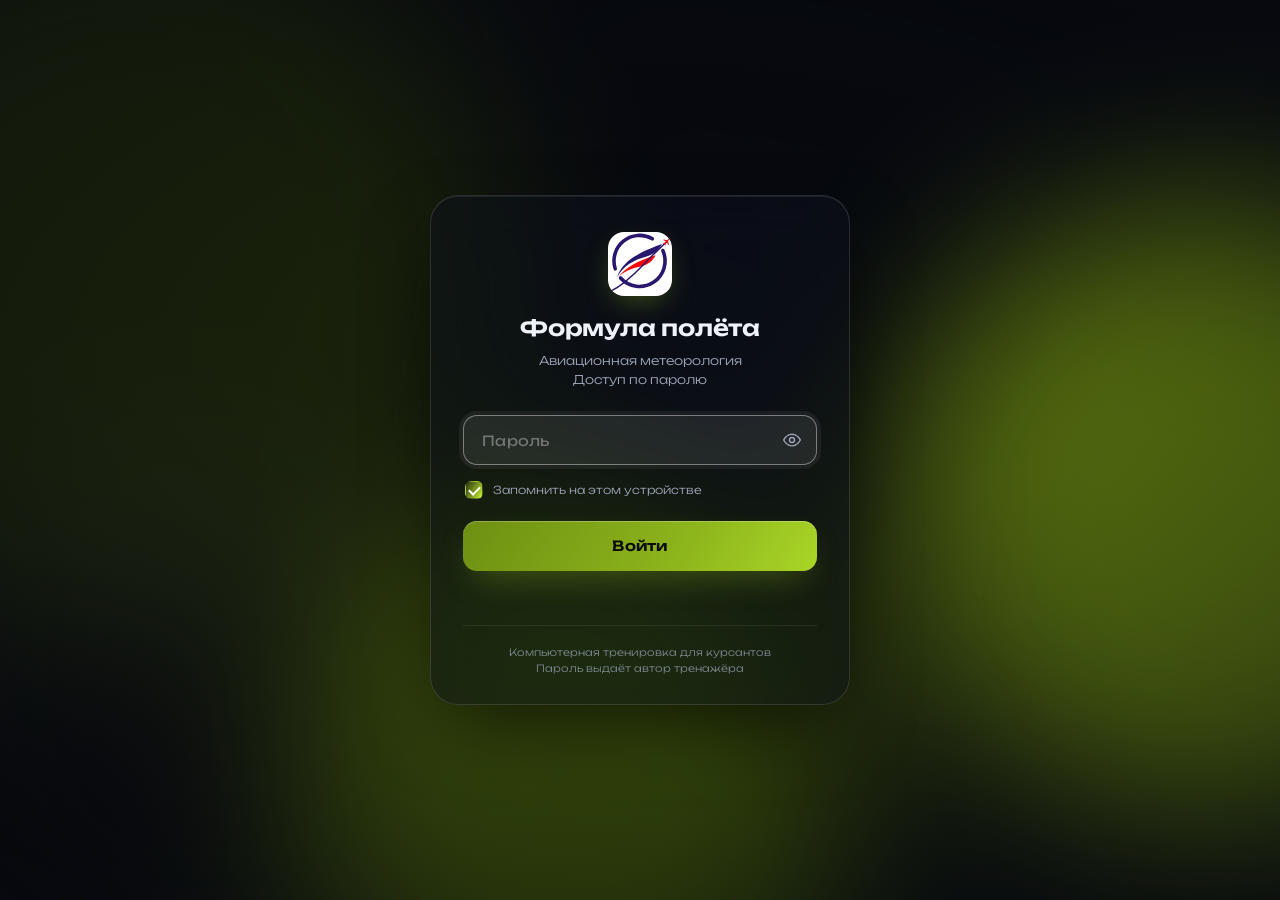
<file: meteo/t1.html>
<!doctype html>
<html lang="ru" data-theme="meteo">
<head>
<meta charset="utf-8">
<meta name="viewport" content="width=device-width, initial-scale=1">
<meta name="robots" content="noindex, nofollow, noarchive">
<title>Формула полёта – Метеорология</title>
<link rel="icon" type="image/svg+xml" href="data:image/svg+xml,%3Csvg%20xmlns%3D%22http%3A//www.w3.org/2000/svg%22%20viewBox%3D%2236%2070%20536%20536%22%3E%3Cdefs%3E%3ClinearGradient%20id%3D%22tf%22%20x1%3D%220%22%20y1%3D%221%22%20x2%3D%221%22%20y2%3D%220%22%3E%3Cstop%20offset%3D%220%22%20stop-color%3D%22%2329166F%22%20stop-opacity%3D%221%22/%3E%3Cstop%20offset%3D%22.3%22%20stop-color%3D%22%2329166F%22/%3E%3Cstop%20offset%3D%221%22%20stop-color%3D%22%2329166F%22/%3E%3C/linearGradient%3E%3C/defs%3E%3Crect%20x%3D%2236%22%20y%3D%2270%22%20width%3D%22536%22%20height%3D%22536%22%20rx%3D%22110%22%20fill%3D%22%23FFFFFF%22/%3E%3Cpath%20d%3D%22M%20495.5%20225.0%20A%20214%20214%200%200%201%20141.0%20455.2%22%20fill%3D%22none%22%20stroke%3D%22%2329166F%22%20stroke-width%3D%2230%22%20stroke-linecap%3D%22round%22/%3E%3Cpath%20d%3D%22M%2096.5%20378.1%20A%20214%20214%200%200%201%20407.0%20126.7%22%20fill%3D%22none%22%20stroke%3D%22%2329166F%22%20stroke-width%3D%2230%22%20stroke-linecap%3D%22round%22/%3E%3Cg%20transform%3D%22translate%28300%20312%29%20scale%28.8%29%20translate%28-305%20-326%29%22%3E%3Cpath%20d%3D%22M%2070%20500%20C%20118%20352%2C%20250%20252%2C%20540%20150%20C%20504%20214%2C%20466%20256%2C%20378%20280%20C%20244%20316%2C%20128%20380%2C%2070%20500%20Z%22%20fill%3D%22%2329166F%22/%3E%3Cpath%20d%3D%22M%2080%20504%20C%20150%20404%2C%20268%20330%2C%20474%20268%20C%20440%20332%2C%20396%20368%2C%20306%20386%20C%20206%20406%2C%20124%20444%2C%2080%20504%20Z%22%20fill%3D%22%23FC0402%22/%3E%3C/g%3E%3Cpath%20d%3D%22M%2060%20566%20C%20150%20520%2C%20250%20430%2C%20330%20346%20C%20400%20272%2C%20470%20210%2C%20526%20152%22%20fill%3D%22none%22%20stroke%3D%22url%28%23tf%29%22%20stroke-width%3D%2212%22%20stroke-linecap%3D%22round%22/%3E%3Cpath%20d%3D%22M%2052%200%20C%2048%20-4%2C%2040%20-6%2C%2030%20-6%20L%206%20-6%20L%20-14%20-42%20L%20-25%20-42%20L%20-12%20-6%20L%20-36%20-6%20L%20-46%20-21%20L%20-54%20-21%20L%20-48%20-4%20L%20-51%200%20L%20-48%204%20L%20-54%2021%20L%20-46%2021%20L%20-36%206%20L%20-12%206%20L%20-25%2042%20L%20-14%2042%20L%206%206%20L%2030%206%20C%2040%206%2C%2048%204%2C%2052%200%20Z%22%20fill%3D%22%23FC0402%22%20transform%3D%22translate%28532%20146%29%20rotate%28-46%29%20scale%280.72%29%22/%3E%3C/svg%3E">
<style>
@font-face{font-family:"Unbounded";font-style:normal;font-weight:300;font-display:swap;src:url([data-uri]) format("woff2");unicode-range:U+0301,U+0400-045F,U+0490-0491,U+04B0-04B1,U+2116}
@font-face{font-family:"Unbounded";font-style:normal;font-weight:300;font-display:swap;src:url([data-uri]) format("woff2");unicode-range:U+0000-00FF,U+0131,U+0152-0153,U+02BB-02BC,U+02C6,U+02DA,U+02DC,U+0304,U+0308,U+0329,U+2000-206F,U+20AC,U+2122,U+2191,U+2193,U+2212,U+2215,U+FEFF,U+FFFD}
@font-face{font-family:"Unbounded";font-style:normal;font-weight:400;font-display:swap;src:url([data-uri]) format("woff2");unicode-range:U+0301,U+0400-045F,U+0490-0491,U+04B0-04B1,U+2116}
@font-face{font-family:"Unbounded";font-style:normal;font-weight:400;font-display:swap;src:url([data-uri]) format("woff2");unicode-range:U+0000-00FF,U+0131,U+0152-0153,U+02BB-02BC,U+02C6,U+02DA,U+02DC,U+0304,U+0308,U+0329,U+2000-206F,U+20AC,U+2122,U+2191,U+2193,U+2212,U+2215,U+FEFF,U+FFFD}
@font-face{font-family:"Unbounded";font-style:normal;font-weight:600;font-display:swap;src:url([data-uri]) format("woff2");unicode-range:U+0301,U+0400-045F,U+0490-0491,U+04B0-04B1,U+2116}
@font-face{font-family:"Unbounded";font-style:normal;font-weight:600;font-display:swap;src:url([data-uri]) format("woff2");unicode-range:U+0000-00FF,U+0131,U+0152-0153,U+02BB-02BC,U+02C6,U+02DA,U+02DC,U+0304,U+0308,U+0329,U+2000-206F,U+20AC,U+2122,U+2191,U+2193,U+2212,U+2215,U+FEFF,U+FFFD}
:root { --bg: #07090F; --ink: #EEF1F7; --ink-2: #9AA3B5; --err: #FF6B61; }
html[data-theme="aero"]  { --c1: #2A1478; --c2: #6A3FD1; --c3: #C0306A; --c4: #E8323A; --gs: rgba(170,40,110,.55); }
html[data-theme="meteo"] { --c1: #0B0B0C; --c2: #26300F; --c3: #8DB51C; --c4: #C6F432; --gs: rgba(141,181,28,.45); }
html[data-theme="anav"]  { --c1: #071A3A; --c2: #0B4FA8; --c3: #1A9BD8; --c4: #45D3E3; --gs: rgba(26,155,216,.5); }
* { box-sizing: border-box; }
html, body { margin: 0; height: 100%; }
body { background: var(--bg); color: var(--ink); font-family: "Unbounded", "Segoe UI", Arial, sans-serif; overflow: hidden; -webkit-font-smoothing: antialiased; }
.lk-bg { position: fixed; inset: -20%; filter: blur(90px) saturate(120%); opacity: .85; pointer-events: none; }
.lk-bg i { position: absolute; border-radius: 50%; mix-blend-mode: screen; animation: lkDrift 26s ease-in-out infinite alternate; }
.lk-bg i:nth-child(1) { width: 60vmax; height: 60vmax; left: 0;   top: 5%;  background: var(--c2); }
.lk-bg i:nth-child(2) { width: 50vmax; height: 50vmax; right: 0;  top: 30%; background: var(--c4); opacity: .7; animation-duration: 32s; animation-delay: -8s; }
.lk-bg i:nth-child(3) { width: 45vmax; height: 45vmax; left: 30%; bottom: 0; background: var(--c3); opacity: .7; animation-duration: 38s; animation-delay: -15s; }
.lk-bg i:nth-child(4) { width: 40vmax; height: 40vmax; left: 10%; top: 50%; background: var(--c1); animation-duration: 30s; animation-delay: -4s; }
@keyframes lkDrift { from { transform: translate(-4%, -3%) scale(1); } to { transform: translate(5%, 4%) scale(1.12); } }
.lk-veil { position: fixed; inset: 0; background: radial-gradient(120% 90% at 50% 40%, rgba(7,9,15,.15), rgba(7,9,15,.8)); pointer-events: none; }
.lk-wrap { position: relative; min-height: 100%; display: grid; place-items: center; padding: 24px 16px; }
.lk-card { width: min(420px, 100%); padding: 36px 32px 28px; border-radius: 28px; background: rgba(14,18,28,.55); border: 1px solid rgba(255,255,255,.12); box-shadow: 0 30px 80px -20px rgba(0,0,0,.7), inset 0 1px 0 rgba(255,255,255,.08); backdrop-filter: blur(22px) saturate(140%); -webkit-backdrop-filter: blur(22px) saturate(140%); text-align: center; animation: lkIn .7s cubic-bezier(.2,.8,.2,1) both; }
@keyframes lkIn { from { opacity: 0; transform: translateY(14px) scale(.98); } }
.lk-logo { width: 64px; height: 64px; border-radius: 16px; display: block; margin: 0 auto 18px; box-shadow: 0 10px 30px -8px var(--gs); }
.lk-card h1 { margin: 0; font-size: 22px; font-weight: 600; letter-spacing: -.01em; }
.lk-sub { margin: 10px 0 26px; font-size: 12px; font-weight: 300; line-height: 1.6; color: var(--ink-2); }
.lk-field { position: relative; }
.lk-field input { width: 100%; height: 50px; padding: 0 50px 0 18px; border-radius: 14px; border: 1px solid rgba(255,255,255,.16); background: rgba(255,255,255,.06); color: var(--ink); font: 400 14px/1 "Unbounded", "Segoe UI", Arial, sans-serif; letter-spacing: .02em; outline: none; transition: border-color .2s, box-shadow .2s, background .2s; }
.lk-field input::placeholder { color: rgba(238,241,247,.38); }
.lk-field input:focus { border-color: rgba(255,255,255,.4); background: rgba(255,255,255,.09); box-shadow: 0 0 0 4px rgba(255,255,255,.06); }
.lk-eye { position: absolute; right: 6px; top: 6px; width: 38px; height: 38px; border: 0; border-radius: 10px; background: transparent; color: var(--ink-2); cursor: pointer; display: grid; place-items: center; }
.lk-eye:hover { color: var(--ink); background: rgba(255,255,255,.06); }
.lk-eye svg { width: 20px; height: 20px; fill: none; stroke: currentColor; stroke-width: 1.7; stroke-linecap: round; stroke-linejoin: round; }
.lk-eye .off { display: none; } .lk-eye.on .on { display: none; } .lk-eye.on .off { display: block; }
.lk-remember { display: flex; align-items: center; gap: 10px; margin: 16px 2px 0; font-size: 11px; font-weight: 300; color: var(--ink-2); cursor: pointer; user-select: none; text-align: left; }
.lk-remember input { appearance: none; -webkit-appearance: none; width: 18px; height: 18px; margin: 0; border-radius: 6px; border: 1px solid rgba(255,255,255,.28); background: rgba(255,255,255,.05); display: grid; place-items: center; cursor: pointer; flex: none; }
.lk-remember input:checked { background: linear-gradient(120deg, var(--c2), var(--c4)); border-color: transparent; }
.lk-remember input:checked::after { content: ""; width: 9px; height: 5px; border: 2px solid #fff; border-top: 0; border-right: 0; transform: translateY(-1px) rotate(-45deg); }
.lk-btn { position: relative; width: 100%; height: 50px; margin-top: 22px; border: 0; border-radius: 14px; cursor: pointer; color: #fff; font: 600 14px/1 "Unbounded", "Segoe UI", Arial, sans-serif; letter-spacing: .02em; background: linear-gradient(120deg, var(--c1) 0%, var(--c2) 40%, var(--c3) 78%, var(--c4) 100%); background-size: 140% 100%; box-shadow: 0 14px 34px -12px var(--gs), inset 0 1px 0 rgba(255,255,255,.25); transition: transform .15s, background-position .5s, box-shadow .3s; }
html[data-theme="meteo"] .lk-btn { color: #0B0B0C; background: linear-gradient(120deg, #6E8F12 0%, #8DB51C 45%, #C6F432 100%); background-size: 140% 100%; }
.lk-btn:hover { background-position: 100% 0; transform: translateY(-1px); }
.lk-btn:active { transform: translateY(0); }
.lk-btn[disabled] { cursor: progress; opacity: .8; }
.lk-btn .sp { display: none; width: 18px; height: 18px; margin: auto; border-radius: 50%; border: 2px solid currentColor; border-right-color: transparent; animation: lkSpin .8s linear infinite; }
.lk-btn.busy span { display: none; } .lk-btn.busy .sp { display: block; }
@keyframes lkSpin { to { transform: rotate(360deg); } }
.lk-err { min-height: 18px; margin: 14px 0 0; font-size: 11px; font-weight: 400; color: var(--err); opacity: 0; transition: opacity .2s; }
.lk-err.show { opacity: 1; }
.lk-card.shake { animation: lkShake .45s ease; }
@keyframes lkShake { 20% { transform: translateX(-8px); } 40% { transform: translateX(7px); } 60% { transform: translateX(-5px); } 80% { transform: translateX(3px); } }
.lk-foot { margin-top: 22px; padding-top: 18px; border-top: 1px solid rgba(255,255,255,.08); font-size: 10px; font-weight: 300; line-height: 1.6; color: rgba(154,163,181,.75); }
.lk-auto .lk-card { display: none; }
.lk-loader { display: none; position: fixed; inset: 0; place-items: center; }
.lk-auto .lk-loader { display: grid; }
.lk-loader div { text-align: center; font-size: 12px; font-weight: 300; color: var(--ink-2); }
.lk-loader img { width: 56px; height: 56px; border-radius: 14px; display: block; margin: 0 auto 16px; animation: lkPulse 1.4s ease-in-out infinite; }
@keyframes lkPulse { 50% { transform: scale(.94); opacity: .7; } }
@media (prefers-reduced-motion: reduce) { .lk-bg i, .lk-card, .lk-loader img { animation: none; } }
@media (max-width: 420px) { .lk-card { padding: 30px 22px 24px; border-radius: 24px; } .lk-card h1 { font-size: 20px; } }
</style>
</head>
<body>
<div class="lk-bg" aria-hidden="true"><i></i><i></i><i></i><i></i></div>
<div class="lk-veil" aria-hidden="true"></div>
<div class="lk-loader" aria-live="polite"><div><img src="data:image/svg+xml,%3Csvg%20xmlns%3D%22http%3A//www.w3.org/2000/svg%22%20viewBox%3D%2236%2070%20536%20536%22%3E%3Cdefs%3E%3ClinearGradient%20id%3D%22tf%22%20x1%3D%220%22%20y1%3D%221%22%20x2%3D%221%22%20y2%3D%220%22%3E%3Cstop%20offset%3D%220%22%20stop-color%3D%22%2329166F%22%20stop-opacity%3D%221%22/%3E%3Cstop%20offset%3D%22.3%22%20stop-color%3D%22%2329166F%22/%3E%3Cstop%20offset%3D%221%22%20stop-color%3D%22%2329166F%22/%3E%3C/linearGradient%3E%3C/defs%3E%3Crect%20x%3D%2236%22%20y%3D%2270%22%20width%3D%22536%22%20height%3D%22536%22%20rx%3D%22110%22%20fill%3D%22%23FFFFFF%22/%3E%3Cpath%20d%3D%22M%20495.5%20225.0%20A%20214%20214%200%200%201%20141.0%20455.2%22%20fill%3D%22none%22%20stroke%3D%22%2329166F%22%20stroke-width%3D%2230%22%20stroke-linecap%3D%22round%22/%3E%3Cpath%20d%3D%22M%2096.5%20378.1%20A%20214%20214%200%200%201%20407.0%20126.7%22%20fill%3D%22none%22%20stroke%3D%22%2329166F%22%20stroke-width%3D%2230%22%20stroke-linecap%3D%22round%22/%3E%3Cg%20transform%3D%22translate%28300%20312%29%20scale%28.8%29%20translate%28-305%20-326%29%22%3E%3Cpath%20d%3D%22M%2070%20500%20C%20118%20352%2C%20250%20252%2C%20540%20150%20C%20504%20214%2C%20466%20256%2C%20378%20280%20C%20244%20316%2C%20128%20380%2C%2070%20500%20Z%22%20fill%3D%22%2329166F%22/%3E%3Cpath%20d%3D%22M%2080%20504%20C%20150%20404%2C%20268%20330%2C%20474%20268%20C%20440%20332%2C%20396%20368%2C%20306%20386%20C%20206%20406%2C%20124%20444%2C%2080%20504%20Z%22%20fill%3D%22%23FC0402%22/%3E%3C/g%3E%3Cpath%20d%3D%22M%2060%20566%20C%20150%20520%2C%20250%20430%2C%20330%20346%20C%20400%20272%2C%20470%20210%2C%20526%20152%22%20fill%3D%22none%22%20stroke%3D%22url%28%23tf%29%22%20stroke-width%3D%2212%22%20stroke-linecap%3D%22round%22/%3E%3Cpath%20d%3D%22M%2052%200%20C%2048%20-4%2C%2040%20-6%2C%2030%20-6%20L%206%20-6%20L%20-14%20-42%20L%20-25%20-42%20L%20-12%20-6%20L%20-36%20-6%20L%20-46%20-21%20L%20-54%20-21%20L%20-48%20-4%20L%20-51%200%20L%20-48%204%20L%20-54%2021%20L%20-46%2021%20L%20-36%206%20L%20-12%206%20L%20-25%2042%20L%20-14%2042%20L%206%206%20L%2030%206%20C%2040%206%2C%2048%204%2C%2052%200%20Z%22%20fill%3D%22%23FC0402%22%20transform%3D%22translate%28532%20146%29%20rotate%28-46%29%20scale%280.72%29%22/%3E%3C/svg%3E" alt="">Открываем тренажёр…</div></div>
<main class="lk-wrap">
  <form class="lk-card" id="lkForm" autocomplete="on">
    <img class="lk-logo" src="data:image/svg+xml,%3Csvg%20xmlns%3D%22http%3A//www.w3.org/2000/svg%22%20viewBox%3D%2236%2070%20536%20536%22%3E%3Cdefs%3E%3ClinearGradient%20id%3D%22tf%22%20x1%3D%220%22%20y1%3D%221%22%20x2%3D%221%22%20y2%3D%220%22%3E%3Cstop%20offset%3D%220%22%20stop-color%3D%22%2329166F%22%20stop-opacity%3D%221%22/%3E%3Cstop%20offset%3D%22.3%22%20stop-color%3D%22%2329166F%22/%3E%3Cstop%20offset%3D%221%22%20stop-color%3D%22%2329166F%22/%3E%3C/linearGradient%3E%3C/defs%3E%3Crect%20x%3D%2236%22%20y%3D%2270%22%20width%3D%22536%22%20height%3D%22536%22%20rx%3D%22110%22%20fill%3D%22%23FFFFFF%22/%3E%3Cpath%20d%3D%22M%20495.5%20225.0%20A%20214%20214%200%200%201%20141.0%20455.2%22%20fill%3D%22none%22%20stroke%3D%22%2329166F%22%20stroke-width%3D%2230%22%20stroke-linecap%3D%22round%22/%3E%3Cpath%20d%3D%22M%2096.5%20378.1%20A%20214%20214%200%200%201%20407.0%20126.7%22%20fill%3D%22none%22%20stroke%3D%22%2329166F%22%20stroke-width%3D%2230%22%20stroke-linecap%3D%22round%22/%3E%3Cg%20transform%3D%22translate%28300%20312%29%20scale%28.8%29%20translate%28-305%20-326%29%22%3E%3Cpath%20d%3D%22M%2070%20500%20C%20118%20352%2C%20250%20252%2C%20540%20150%20C%20504%20214%2C%20466%20256%2C%20378%20280%20C%20244%20316%2C%20128%20380%2C%2070%20500%20Z%22%20fill%3D%22%2329166F%22/%3E%3Cpath%20d%3D%22M%2080%20504%20C%20150%20404%2C%20268%20330%2C%20474%20268%20C%20440%20332%2C%20396%20368%2C%20306%20386%20C%20206%20406%2C%20124%20444%2C%2080%20504%20Z%22%20fill%3D%22%23FC0402%22/%3E%3C/g%3E%3Cpath%20d%3D%22M%2060%20566%20C%20150%20520%2C%20250%20430%2C%20330%20346%20C%20400%20272%2C%20470%20210%2C%20526%20152%22%20fill%3D%22none%22%20stroke%3D%22url%28%23tf%29%22%20stroke-width%3D%2212%22%20stroke-linecap%3D%22round%22/%3E%3Cpath%20d%3D%22M%2052%200%20C%2048%20-4%2C%2040%20-6%2C%2030%20-6%20L%206%20-6%20L%20-14%20-42%20L%20-25%20-42%20L%20-12%20-6%20L%20-36%20-6%20L%20-46%20-21%20L%20-54%20-21%20L%20-48%20-4%20L%20-51%200%20L%20-48%204%20L%20-54%2021%20L%20-46%2021%20L%20-36%206%20L%20-12%206%20L%20-25%2042%20L%20-14%2042%20L%206%206%20L%2030%206%20C%2040%206%2C%2048%204%2C%2052%200%20Z%22%20fill%3D%22%23FC0402%22%20transform%3D%22translate%28532%20146%29%20rotate%28-46%29%20scale%280.72%29%22/%3E%3C/svg%3E" alt="">
    <h1>Формула полёта</h1>
    <p class="lk-sub">Авиационная метеорология<br>Доступ по паролю</p>
    <input type="text" name="username" value="formula-poleta" autocomplete="username" hidden>
    <div class="lk-field">
      <input id="lkPw" type="password" name="password" placeholder="Пароль" autocomplete="current-password" required autofocus>
      <button class="lk-eye" id="lkEye" type="button" aria-label="Показать пароль">
        <svg class="on" viewBox="0 0 24 24"><path d="M2 12s3.6-7 10-7 10 7 10 7-3.6 7-10 7S2 12 2 12z"/><circle cx="12" cy="12" r="3"/></svg>
        <svg class="off" viewBox="0 0 24 24"><path d="M3 3l18 18M10.6 5.1A10 10 0 0 1 12 5c6.4 0 10 7 10 7a17 17 0 0 1-3.1 3.9M6.6 6.6C3.9 8.3 2 12 2 12s3.6 7 10 7a9.7 9.7 0 0 0 5.4-1.6M9.9 9.9a3 3 0 0 0 4.2 4.2"/></svg>
      </button>
    </div>
    <label class="lk-remember"><input type="checkbox" id="lkRem" checked>Запомнить на этом устройстве</label>
    <button class="lk-btn" id="lkBtn" type="submit"><span>Войти</span><i class="sp"></i></button>
    <p class="lk-err" id="lkErr" role="alert"></p>
    <div class="lk-foot">Компьютерная тренировка для курсантов<br>Пароль выдаёт автор тренажёра</div>
  </form>
</main>
<script type="application/octet-stream" id="lkData">j+2Cy69vi6HkBkP1SEsQm954F0vYx7TPFmA3McxC9FPJS66mzC3ZGazZF5+T8B59dicUh9nyZ+iAswe87jDmN/LP/MOphTEfV5FED0nLGemaPHZoP4axMTdoOSLye7XHs06VjncNBAcPzax74APwqyVv5LCmz2sHQOkLdG+6+xe4L02JKqJ5lQiCBvl/qsOnd+SUB1ZlA6xaIPIsZ61ExWVvylannTin/XducZ5VFGBE3hD6wKLkvVGjqFpIFi6bBpszvZVR2MVRqT1e5u/cgb7uKNNW4+MW5l2awxY9IBjrsvpcsBim6xBTE6vt7o3qw16g0VYV/T8VMbleEXCbZYrvCdW2i+LYlUm9EeX9+hH6apHn1MfrNQ344PuU7Tmn7oxxiGCWx6/jEY2GOJYaxAfaHx+uB5hADdVK/6S/I8GWzMpBdbdYZr24JzMWso1pxmF2oNcCQhZEfMk4NE1szFNASiV9pv8cPF0CjwWL2JOGAWEww9JYtJTdxaWEeRM5VTHw42TEztlq4iw1T18z2tTjd0Q5bIAF9Y0wrTz/7a5t/XqOQadZ0rNaFZGg5arUi/aHFnbxnH2MTY8TwF9bcPcgpSckLhszGV6VHSnyaccpZIMajWc6EJmZ3yKr46kHtENvaP5Yck/vXw6edSX4OwQ1JPDlJjELVTGoDUyvfM6WvvYN3UiuaZE1TDEDnULfCbJorT8eQDoV/IDLcRFvuTlz0MiJ4ERyIiaB4sM6wq4VyqTnyVV/bPkGlV96kRwhjZlfUwWmJplt56CBH6KquTO9aUUvOPPKt1nn6vCfYkApj2No8InvvSMincKz++4wbSJYvMxTQkLhSVdjO7lt/rVrDGMlOHChstaGjXq9W22DeAWylEqox2z8wr8UkrH9r6bqZXLqKNklU7eWQGUysLeKi7lnulvvD6tXkMphSYDnFCLn1h4tuwta42DB5Uek3OU4Ono7+XSKRlxwifG9pOIOjuG9S1Kbb5b8oaBEWCGWl54eIZv2BPgV9rID1e0/Dl7t0EvYQz6Ou7W7Y9u1q43zVNsjSIq1wDAn6/sV1xlPxGxI8wq4Ylqx4rGKznUkOjjy4tqKhchvjrAf23y2KQ3CKfcI1oV7m7tZYYOfoLeCHj77sY3AMlstnKMMtF5PlfLWul4LPZEig0LOzMWXh1u8vcY5mpFm9O1aA1EX60xeHC0SAtzvJEXmpki+utrBpGEf/4OrJPPUqDOXocvEkwFnuuXFwEBhxTnmuuFv4qw/TX3X+poLdRh5Fzl7B/GOxiVTXP0wYJwSyy7ZGslKrb1smUpteRpJv+uAGPNWvXznUBSLbqCcL3M+hFnjFfI/dXmEUSQqtblv8elouGPOvo64JBdbOTXndbvo74zvvXpCuxHZZokktEUPPMCV4V7CEAOO1zk3lwclzRvlCCB+Vfkj4CHm18oDgBFMVDKVYwju8nEzYkeOoosjgszmwdBB/9NTq6TAm9ReMzvtCufrOrUNVqI16d9HCrSebH0cttIjkrebyPNoER4Wz02w//ciKB08x0HxxSFyBtmWjl7rdrJnHJ6rR9T98lcR+OSWh/fYdHTnTBNIM6F2tPqWNeS2DZgilmt/31n3bmYIZ8tcrFb04RyyDfG16F7/FiM6B/FZwbRwWZC5CXuM28l7fhxz+lgCpR7ML3PhR9JTCuIdm1oBS2Hlt0L8wKPkoNZztcw8GyGKWRMZe1C6TZ+r/n33dYR+AJwmavhHGKyTqWGpPFygN0lZJzBInbE6w+zSJuJ+RyREhwPSf9BaI4deB0qALK8m0CZtl8bE0Ili1qtOGgRGQB6B8VXvlq9jyRJ9HJxPwkCuQkwJppDJ1+mm7pPfeQuCgqO5+uFZgMqMZZ/JQU6KSe5foYAUKfYGE5CuP1EYR1aypLgvWFJH0ThkzsnmPREtmg8wI8nBqkbd3XXFvidUaDUNHrINTYFxzvZ4XXNhVgozJ+u4w/9feVtTW+99wORxSrT8ZxxxWwKKYvhmzzhE8nh9YEFzAYwDNwzvvjFA79yqLYdgbCsKAkUmYVqA8cWC16O0urLNdEEe2ma1zfC8Iqx5hJNCnk64X3qxnMq6848Y6nLRR7xayk+G3Mu+a9RyKyfh8sc4vsDHYSOoblptmfH4ip/yfcIm2pgouAZ43Ofzm/oBQkmRn6PQCNw+LgGl+OGTZD2C2XtEmdBsBwOOJ5856JADZJhO1XN27Qzut80MUk1dcYxn1EFACwkU2f4Yzq2mFTtQMeJwVqTxcZro4AmLsvWmLXzbRyOuXGhBZx6nN723bzjIqJK9pamunp9tEiy/3LOfZ/iQDTpgbnnavWN5CUWiVeOwBnQVeFHxqpiMGR6pe21tyq/c4GlOtiK3Y52pMjh7YBfjuOk879lD0kzLO7qVGv+YEEx4UXQCDAlBR4WGpc5ZlfNmMgf61bWCfnSXXgc6gB2FTIZoQcZWoR3Z10pFby7GNxuOtyO/0z4SsRMZqnHSvn1GWRnbb1XscCu0ANw4zUBoy9fR+hSKh52Tt3LoRycnU4M8V7GBp8h+zvXWOaI7OOu8X15yxeCIQTxhyu603hOFHiaoNuK8XGHqZlBGYaZkODOmihdOSvxvA4GMgIfKdPBpRwKrqd5AMcVw8TWu95R5nDtI6J5npd/24aDLgmCL+/glCZicH5k3dc/MurF1dunN9OSGiUr5y2RX4XlYIB9aEhFUR4zgQUBuo8vH+fGiPipB+33z5xDz5feaBUZ97JuuZoAn+Ou8Z87TdBI6hXIW4CN+c4jZ35XDWpuRY7eqHJ5nZzywKz8WyhVZ/JRBHn0GQWunOTM3/7qMapKDSTr8pHXeQ7AeLK/pSzxc1lCf/2g+ieGtgV7evrjtpRmUtKUNwmXkFQ6Ps8OqZuff9j7qP8eHrlksdA+4YAzwqxNg7HRNnV6XedH6EDLhGwP46CVVBkS+G7AQtwfHEvZLVt44H8bCoQxmVvjEh2Fmi90nWFX7JF6SlwE2Q3+Z85j4a/7seA/zBjrU8cH0PN3cfShQ+9chw44tj6R5azoUsHG1Bv+/znRXsq6sRdpNcUk/Alwk35pqH1G1mBEZmW6B6C1tU+c40blWna0peaaCawo4bpDXYyGVG2YWQ/PB40k7KGRqGzn8Az4UaNjwrpYwr0+P/HAeyZXWN90pELG7DNtPCm69FOiF2MVbVEjdDRJ44NjR+NjLNXEeVLcpGi8fwwScdYAKAZjghVLhIoJYb5LcVDtsTsdvLlozSF9IYkaYJfj4ByZiDHqTy2XTSJ0RP8U8YFNEcSsJVLmBuUFAPElkP7KxJRWAyG+SC9rOTnPvmkkSFqgycpVV1xqh0R+SWOA/hHc2TtF+DZeOqUwoA1cfUGjxEYiP0a4cLwpOWKFx/l1QmXM2fMbe6hE9Fj8IXdx3oWyCvrTCIsU34rvDyTs2L6EVhaYuceKTpEEKFarsbGWAxTMfXD9ZUr6J009qfGSFhDX5R7QKuMVTRALBkUCfWayCY6Fm2EKwiHVMDbqry42sLRMjJwQoOhXMzqvT7YdPb/dr0HeAV+D12QvFsu/gMb7JljfZtnxpTWgvVzi7C1+G2why5D5vqJHuf+uldmNaDWx6j+bhkE+B4dg/8OmHLbk/gEMjM2hQHqbM/xv9AMI2rhC1ptCPODmHXZOrb5FwUg0X2Hr1anZI1chGDsIimF6YBZ3Is4nLA6xvBqv9Ul/1amVT9k1zbmkZkrG1w42ro+zqpqdZkjXxI0z5p7cbxfkloNdQ7vjKeVU94c3eKiGdXvVUntBz5+AL2gDx4M7hJFQMv/M2eQvwgR0nb7i3mlW0GDPdQyg0bOJF47Kdzc6qSGH5qpkRrRUEIph8tTo73baG6kGKP0fVOfKS6luNafjY4YlF1Be4Z8q1wXhFJCJHUYAke+/P5euasoI83PnFZCXhTQ1pemw92yFXyZofnS4UJtQCEJY298qdtBGpaEbH7hE8grEnCxobvfsg5kkfGCgRrEniECZApJisgmX286n1g0MnWVkRqYD76Cy3a10YrRPT+BXrFZ75d/R3yIcOeoFqyjSUvMpzP4jTE+poHuCoKikZifDI05vbgbTVsa5jDWFp
/VSoJd6AG4d4IkXGRHuDAnxuDmCtWQ22uzPJRkX0kIMkyN+hGpBaHZ7HUVdE0pJ/6GqjQ1ljPqd08SVhiTINNhcHqeekACMbz+G4mADGptSt/qUmRicw00bVwwfIMJk+JUbOBX+qrImCBg2pnUmHFQnrxu3Hvk10KBaQcCuIxLODhZjNgFdK1uRANh7js+z83KJhdI6voduRndjT/[base64]/Hu3ANrh4gIYn50404MPaqA1lGZIUrZP99G+nec3F2YAkhLpn4EN0le7oavOl07q9ZzCl0EhgUUAB/[base64]/adAPm6Yd7OTOeN3eP/diLIGaHo/wjlU5xYBlxcP6LS0TIODuktMaJ9ERr75cmNp25VK07EA01+cmgBr2Zi1HoP1saOEK996v4qwsRSHl8qJlbnuK7+gMmS2JeYL4MqEA9Gdc3+2vlBxzh/EG6pUhQklZhwrkbSS2LYpeEQVJKY4yHW0Ax8+nD5tT8R7dnMkBBhwHEs40g5OX07o64aZkbwJgK06E6DZPf9zxJB1Tuhx0czTTrw6xBwcRKb8XQWor0xWV82Y/zr7ssE6vI3Nfds5qCYXtpL4hqBn+gc+9s9Dy6Fg1EnXq7jHFS7ZOW2xpQEbW4jWn9ufb5TnFg9zoz+7bpdxpTMLOpqjf5Pc6gnyY/AgDZJqsvyXVfAfkr0HFoZWy97mNhpGjgvIapt20oSIj3D6djLomyy5bHKUZqrOHbItAXfxuS9qozF+zCVKUxFTbn0Trrj7OfwrszBbQTq0pPvTjXJIpi5fveZ3jY+LqxHWX+WMyrki23PpC5kiwFkR/zOR8gHbaJaeJ2qltXdbnJwUjJmZREaxUurvuHrpb59Z2SZugJoLBz91hSyNYZKsAYoKEbrhvCkCjpdsvos7nS6O6OHGK1epd+m/8pJayFjGydZY9+3N+7paFLuD/zH/JqgmMTehK+VLpRSvtGTy5Uhwvt2lPFnuuUYOFRh7qvPfU7OEJOD11PcsLiXarnuuqi9HDqmUyLgW13Ip32R13KorTkOy/qlH6hPR7Or2tzBB757CwUJu27joreDeoBoDbG/rC8rORpeD97KYSTRCbOYpnDbTKHsM66+7vhiHufb1nuaxEDQPIvL6oHRHDfjFDAR1HJwYdRN7kmzPcN7FaoFi6GXsndqZ2+w77+eCNfYFeTj6JnDd9/djERW7yfk/LgEdopF8W4kG4LrG/Xw1P2uMTq9HBwotiAcK40s8oJlwit6Y7bRAIgpbZIR1oW2xACmiU97oUir/aqVt6qC8ba88VsWd6Nicl7/EPMcOCysXxmU340i/DEsJ1CTPsQiERqYC+pakbe4gYgzc7PKiUC9XCOKqHEmneXkEslzY9LiDP1xIsrNmV4JlPMw4uB1y1/AAYshFQgtBMEyYiGkmyKRGZBU2N/z9VUHYZwELqAtNCiRcXFkM2lp9SDNmi0Jdn5TWj6syjyxGEKdDYyDwsQjO6WbnXbaaP64Y/JhNFvMwLLfKpHe0f5zuK5HoICbTmWwqBvSrc0FUYdeH8FCxy63q+lPYlufpzyw+vQMS1ddumd+0COM2sJBawMFjB/Wm01Xdn3FOUo+GFxn7Liq3jsFCRXFTyt3OmUrHZtMA+RUjZPv1IiHWCl1mAFsVfPF21GT/GPH4Lwx/TnTjh9AyRahl0eVoCVfqnMAckC6LbmMAEIizsetq/y++kpvlnxvWWcMV6/7d+39bvVWOcGQj0Aac/2PgCUx/m4j3t8MZzpnC1oNwV8ugdb/XsCgAZhWSLqsgkowM4EHRbcmE8hFT50hYj82n8XDU4y3P61gVLFY1LSLFrXiZUrPsOTCPh5uQ/HkGttu8NMmX+OMxW8jFHGjdGPdT5oeF+8GonC1lZ7KLzWHIKpKwonKqAvV+Gjokk5ixT6bSzkqn5bASVbgkrZPQ4td755CwpbDgg5+HpRgq9IH3ic7QLNseQYemn8lrvW8PT8CwEA/ltcwRbsW50UPbchP4LXtX7rstiZfNGihQ9B861JIRlfwvirpvakD4bnwpTwApP2GUVfIOsOh2QWZkuC+uRQ9/23Wplu9LgJaeSqt92TEe8CMX9nWhpsi+5featALz8clZxlzt11BakH0EqvT5aScWNBUahfNXHHH/a12EUdP3FAWFeC7pU9L/jLkzsxo7Yfeh3jsmjtDNJOtiNYPpCPFoQ5U4Yh0rnoiEXWsgYDeTl5b7wOcX7plP89zF80lCFyS/FRCgLznI3MrE/DMAHHvdwcmgUaNzVrhOMcjmZWteqEQ72iiY69l2OID0S2pjsP0mm4Tn4MBEErpuetVXn8JF9y4hXB5NamHe0MZA+4z2i1wxBzhFLqSzk4EowppHaMD68wadO4ufsc2qbJNLfc9H+fFHYssy5f/pyR4oLPtGcg0TB0XhyzyadgpYZv6LA90ToYjJgO5CpUOMe8VJPD/fz/qyke7jApY8QLGosD5qEPr9XFR6VuEt+cn9URo5B+K/gjAHkn+OTPgemAl3pVXbW27fivNAD04ZJBk/1VKsleMFq7Gu8O/O2tJNf8RVrwRHPULrK1x93oG/bPk86+BvosxEwec835jEu5dAKIDha4QNrAu69D5oqLu0fu8MnyKArxtFk8gdt2rvPVUvjfF6OvTmgWSKPrgbdVWdHXNOytx45tn0R1N6XpoLSEwQ/yfnKt6MjrpxIhAaTz9veeA9GI6wETqd38rZV+W8gHd0vxlDLzFKXL8zPOuyv4RaHZWahV+ib+zYqS/WrEZpAdljmNFXBppnOg6G5QZ43LyKzabAokGSUNw/w6K4XC+gKEKWf9VXIwK3Z9LxyAQSI6UQxAS2b/bjxoVAUFPB69zovNspDPwkeqyNkZ3U+8CUdW0VlaiIET1zDQ62VoUvJP3UoLetqy45/A6CKMVq65euv7rxN0qc6JyVDPY8XwxgaTaxAhpMcyAtezjuTuLI43+vj+b2WBfg1xvRI+aNDHAh7YBeS5X1LcsIgO6xdrobIa2fH6UAyK/Kzv/EvXmEqSy7YOic2fiMcku3Qq3NKnqKdY61JDa44HB7mn8dyRqc0GOy9+texLoHEtiVprPrnSvrZT4Inoq7R60a/eZgZp8vaBNNShIfGwYDBlDewQykWE9XtqADiVKFdaEX2dMBHofUrpNRroJ7wzCzE815p70l0BowpqIkOgQRM0XY1RJO01pvn68oScwcN/PRMp6azCmAC/OjJ6qOti/VsW20886rPjsSYsyFmj008gHkGV7Qb7J/suJO1kEfkStS6Tvn1vQAm2lp3Rjjsf4tlgZahTCFsofn6SnwRAmK4/je97U426YmwrvKKVEB5vLXcIQ/10cBoI2bB29oTBZBEIERBwf+pRHQSoYNTXkqLLBvVMzkJ2Ilfm7psqY0SkvQt3H6nKEpCREaG6Aup5u0FMEM1+XyhK1OkFLx4xKNzePkt9hhAqW8b2R1LwcV7iYK4BHsnZeBy8mpBAU7X4CEK71UMA3K+mII3K3AxHIoY
[base64]/[base64]/i39H45NZrDbwxQqhLedqBliObqy5q0mmEZ1NUh5kOpEa8lDcXY5BgDLdntEGKoFMM0pVvKb/W/LIHdevj88LuvY89pRxyrZjhdxcGPiODMUTk3cJey4v2rfgGIX8D3SUlA0tIIOBU8u46QIkoYuLEPCbnXoYfSsiYRWWcScuhBK3/N0u9R3jlhlgV7nuY400cHfPdaoaFfkbloRXgc+uqsACykWT/urvB3nUguyOC1U39JFZeep/8pxnXoNMZsoQMpEudQ194dGB0FWmwkMi/fWdc3GY/XCZ5iyQgUL4J6fbYLcra60dt3MrsVBawdmQZTAw0CbUZJTXFlYV6/IMnlDIR5ubXC2wv4QdHU0xkGvLMocrBQFKKxOWR/qRJRdS/8BuNNd/Kik3cmObCptRbacdLJVrPbrpGA+E6vMsw9a86gVCa7FwMhcVKCf95uu+vss6xkFbkrUN8SEUYpiFs2lvIVP6QUYJL/uLtXNHr/hMI5runyvF9P/v+Z8mff9+FRXzutC6jORtYHryJnVqXH4QG/+NjYohUq4eIUhdybgmy3+4pj2UR/G+QRvaS1VriePVw1FF3UiCJA/mbmqr93A0f/KMo2qafvJaIR6Jn19u7cbD2MuHx+7TDdX8cCOJA/dggKTz5gLtg05Ve8gKijqPR3AMB85P76Tj/UKs/ARfW1Td/SX0FW4Srmcy7zt4Uomu4xyXNo3RodVehcbfP7bNMQG63evurHstuPWCttUlEhNcfz3STAhbYgTX4LyXUDicRxlYpSG/fJVoKZS2UhDmfQfYh8O4/+YsMsC2sc9Ih3e5eoRwYu3rjXj+cwauNiHJNN4kCJc3XbL7hgaROCI+TX8+dQKQfw1C/Dci44GLnkVj/+bnZFvXlw1xmCGAefwDKlBxHkSFYHW4T+QDoItdrIQwNu5vCbJdM3Pg7J9R7QmakC015rqLa5H1+vDZPud6NjyD4FDjCHasceffqX9XZTAZHqN53U2dwlYlSIFn8sRg4Hj+l+gnGf7Dy2hEreBVXU+KzT3Jd9sSM/TISxeULAgxekeURV3sFIKhNujZ5ZCRcqrP7ADxdWNIxAHrGchdW1ZkELWJHrhDtGcLNuSwgU0VNh0eteWWEUk+Y7NQ4CNQmOhipBNI5LPiPuCNt5J/nMJT0yyltv2SGY5/bi8un0glQ9c8mVJcy4Gd4hB1pc2xaI8wVU2zD4/6ChF1EDxMSmitM6DjqpWqkv0tipSfczyLTBuWSupgJl6ooSecpoOOthzDqvXDXprXdokc84vqrLfnsmUB6MkSVw88E0yWUUeKbwyTF/SdsoqpcjTxbNoz6GJNHcjBwsgFc7BnFHbgyPJSG1gILQ+YDG5ss2J6ptHTLVST0wp+6tG4r1tTNCzcu+M5k6p0n9YFvGgmfv+KGWmFDkzHbewZyF8k/oP5f9nRyD/qSn7YadYvdljVIuLpSIVcorbzWDO2kRLXOCv8PKaVf/MogaUwSmuZpDLwlpCpkOucHDDorct18y3Lq6ajyGRqGc+CfL5odUznKH9tbR7s+08/q44WrTodebmz6rMxcUHnxlyG2Ck+V62F4mWs+qWiRg1DjC6JS2q4HxBkKhrziv2VtEm9alvPntJA5iVSBqCyiZcjn0UTywZhqgX5Z12gmNQDQNa3GtmCp9z7L8syMVJZFxjOLvv36h3sUwU6bmW+xQp+MkVjKQDDXnbu/lFte1wJZapxBawB2Vh4pD3VV7webtW1kF3PNUjn/lmADMHPHT57l+iq1WAwHqNEAdqwl/3o1I44iuRkfODiDqY6F50DPwhmhqs6ehSuPkJqWNO88XLGR1rblJ2TTUVgAIrBWKDNTDMviUK5W/cNbK6/rJDtGfawYsdXhN54MwsxMXS9bymLYoYOUlAVyKLuuYSXE4qFZ6+8jO8Yftja6VFXzTtaATioxdh7dSrXZWTUDk1fcnxq4flw/c+3XNAVVpZcTMzM8WhEIgIYeAmEnEcr2WQEOLxDpEok6sLXwl9GaX80XDP+3sltvK+LxwTH9IsjW/8oZ/IOZYtpcfnHlG+rI3oUOHrPKUbmWKkfKOOxIagf/GncOcJ4QHeaXEm5TCzmRAhtSr1LpXgT5MITv/8OjGo8x0dc9SKDioKzan1tZ+lkwlvinZoBAi7W3h/+Ce/[base64]/uusespXZvfcvlwIkEEY6DpcpHycfP6welEo6Jyb3+K8r7aT1q6injEj+Twkz9tUCQly3rIvU3lcCIcVJmwOAVW52DSGhPt67keudbu6Abi1NvjqGPDSPq0D1zpj0RCfyoJw/wBBJseerzNl21v4LgFQYX6csH1qwMQ/2ad29fWgFwi3EZbKLuklMDVUuScd/DxAKw5fkyPePgyb3FmRCCX3T08o5pbPzM/sVqUhVZLYpV31ztsGVTi06DANiuwxpLEzRGYZcLnJ1Rdb2T+Cz0LVEzo9Rf6zGF0Jdf8szR/GdA3ochFMj+r7B83o9EyeKe+xr/cxEX0o5E5EnjCynrm8dKvjfUP6CGT/Aozyu+m7j243mL25nSgw6LlQCcOcRGIT0a7HSgqCMT0+reOnLWzn8RKp5Aa4Pb7IozFh40jkq3yQZBNHOwJ/msL7mkaeFk5TdpdSMDkmLJFyeVvLVwDMHmqnz7pRhknhhs4beL3C4VmAiqE581J74qhki5MzDu3EOGEDHEw/jnHQhAazXhH7fQh7dfO1IDIcXg+Z8MXJRzhbZzi5k/4ED201tcW5BtZaH2X4hX50OCrexMDzC/1B1W5r3fM2X/m7v8nVhu9ztFHTevT57ny8C59hkUqpuh2zVHteNW646qb/WBz+W//zLd0nfZ9UWu1MhhlTLY8G19ufanqvQ3zKrWOOCJ9Gmb/qoC33yH5Xh0ahlIgwb3nlgIwzeClbL4hg7MKjEKxulYUNRc2KZC2kdU3iGpfenG8u2yOjqvCz/BR0jbUwRdF+kkemLAWLUQ05k4ruQcZslo0dcLTB1W55oBJ+qVgLqwgOmHErWUPOmNmJF+AuVcNxVWtn8Itatg9eUUF5znPaaI5yfMLcYIitAoQq3fnY3R5bTffhmy9/9XDeEi+6w0sQaE/5rGUhInex2JEcTk1nHyeczVItI2htim0/UTrC5l5d+HtWiH6EBnqJRsklEkwXyx/h5vd3n2BXWKKj2mOygiOyCA8qSz95peWOqiqT7P1wBy3p33cjBiQ+KR9JidUi3uo4z1EXRmnEsblv5gP549zeh75y1rN2/Mp4wbPhBh2UFEvwh34fS7Ti+rP2y51w5xYzKpDKr8xYTMp4Y0Y3I+pS7mJfwVuWGKgovDtY/G1k8uhDnH4ebdl9y1C
vSBQ0Ckm32bFwZmjqPaBt8PRcdo37xxpji7DAPO1/UaHhRKYNeIDK8KvQGMgEzYAID4/jmug5CX0ZUhxQXnZbN8Iw3wTMVuWkQgUUFpOukhwyVcprr66++dJsGuSroOvR7RserPiUkTZ+NsXQEriMmnGs1MKa+R4KJSnZiXGPwNNi67RnF0eT5KHiNqE5ti6mEx0IMq8dosIppviEBkQsLNNTLoq30pfiPmQ/vec2DkDHhoptHebs/lYgFFo54N0qQoX7LGugKku1BHkn7uEFFUDfyIYzOHOIQFMI01tIlv046Z/bhm69d5L3eoJdLk42AoeH0jrI1Wex1xqFBbWm1q0GE+DtHMvjFzjpqyx8YrXyKLz+nnMNdyB9YhhyotbImWAa1k/YAdRiyC8WLyYrK/SDl4Hj+TJDM7OBgIuGfzqO80nK/lGz58xi04YaBbuO2MJBtvAZuO2MGGisl1TjicNUVTfJcIa5X+SSVpLliCTIGRSOSDbMvpj/AAghWj361zSrX8ZWlDGjsjxin/wP8g76QgmoJuF7Deqmc9KBSc8vUkrh2zD4G2UCpQgpZdIltoq9iUYPrue/Wix+oAq9JjXBWhzoEGSPvBGi53MW26jhc1eo3//ztKcShierSgvxySqDm7AuVEs7BIxd4G8D070iYTayO5n1XBvknNMGQd5utRMERzvr8kFuyMNDzYS6d6K5lEHZS0Q1FR63ojOHpX5Y9++K1h9sQTlkbejlzN/6hEZiQZ38dmHWgA5d14wsE0tZn0Uw92tAQWm5N79+qyKKcNZnwKuCUvGlvxAJJ7wLF0ydxp8ZLscR6/wpPkLYmr//9+YqGiCBrO7fvZoJTCASeugkdAAMIlKfJ6nSF/PJWJ9geOFWO4zkblvJiQy02+x/NV461XtuZRy4R3SwXpYV9pz5VIv1fp+22gN+OiLFMMNST2SE0nKuahLdzQdAWD5CyPk2WNy4WsKKsOJMjj8UdxZ/TiMnykwFozxV0tGQrcLzb78iDZZ2RHLYsRoni1P9nsLekTGBJuVzQgJzeiB8Fm0bMo/7qgZ7m1G9rF6WUJzgi+ZdfRieCWdIb8cOZ1xLPWzstvPlah+56XyrP55/9sc7kJ/lehNKPyIeGw7SfPhxZ+s+NE+9bM9tpAzjl2k1qg5LZcKk5hq7mmZTqbp+88EbQa2BrrNikdNulmTfpytxGGoVrDJRrBvlhFJnC4vlEo2etfjI83/JYNcp0LoQpnDNilJujDmsfsNxOjGA6Pg9Y/Ka2z1VyIHY8nO7B0JSKus+Cb+YIUbHZkJMn7m5vc6dqC1NonJ/6lSGUOFZ/JBr46nuPDAUrjwkvOekWJ1MbEHHhRhooN/bpYV7/2jk70Vh+8Y5PXGD4d7iWGWbFQoJukHAW7r77FQMz8fRoWD98tbShaAsI8rbxjjuCk1TTk/SSUATNjy5YtoKREj30Rndn3905t/1AbHNWXw0btWtwtyfBN9lxMcLJNYECvI1GyTlmvHW1Jhin/lmCdpDPTEDd6W8EATf70k86lECF4zkF2/hrc9puHCiWoP3EHts0kYvf8kw/8LQHzS+rc1Ghps0YFVfBrGozyXR+DLebiCx1PnT7nNLkAQ/[base64]/pggoVGc5cI1HVJijf4Qt1PSN+hRRC6mNrLzogzSckseGf/niZ1DJOB3wxGoKV0ojFj2AeYPMezAZL1ClLVXd6ZR/JiRe7rz182W/LsEwicmlfTbS+aX4pyT6bYUvTgHqgPnNiyN4q2gWXxAWXhYNpdaoTHVgEp8C1CKpDWVP5OyC4N1NPn72087dXnJTk8YJANf+nbORUZkGi7Sx/7bM6ENMwVhLOb0Q9CuECRR8YvILYGIOQFOKlZZg5hlBp+i07aVblmtGkr82XK5v84YJJe/V7KUy9bfkub71tkEN+EQsfAE/BaoR281fh485bXCtaKYOrT+NTZhUGYka0XQyccdAaGj97Wzuj5m7FRzUEsewxe4sAaF4KKXK4OPlJQV62QLWbEEmDZ6hLup5fnwhRA0+5CUGnjp8CTWEs05dn86fhuiWyuxWuzjl/kn1aOI7NL61CnZ2Ff83a9kmsJSZ7VUFrHAR4o2K6D9VqhQMS5SxurepDvZnoylnqTjX40MpJDAlDptj3ufP8/Lc4qJbjXrHwiNPV5bKY5N58WnQdd32wVMiRP/yJDaS8gza1/UlaWYVVVPrI6Lw6y1jw+LpWVWv4+Q+9JKUX6P8Fcu5L7sjwd2Kae/IalFI8g3h9p2cNqiqGJP8+k0FcxyGdUy0hn0j+Ys+WkpFxrI6RQ8RpZqJFDVgduTcLt49Fhy/nXMJQaOWfb28nGs7TUzedMIwO+dfqRKZeM/LRSdkeKQUslOsxXQpsPQDjWWgSKET0Ffiuv3ZgUiqldRzILAaBEaTOV0uuSsQYA5gbIuDH8N3qpPlNdRRLMz1mSOWU+yObZ1a+bjPgOatAFpZ3RuRpHIQUl8t0qdElqeGD5349ZJo67quWjL7a//IDhMgVBW5CaXUzAZ38Cotnd9/HDcyzTk4GuQnu3yN991Z9qDVgijXbE42h+JV6HYckEnJ8Nrw00jSM5GCf7UbTK80kAotLBSZdCALR74ZoK0fYl3zBos29jp8z/HuxMF2Nl9do6lA9QMqv2Z13mE70MAUMgx86x0lNkUJcDUniuWN/j2faGOpQNdjQ5aUeoLuCSGaEZUirgwG5gLdxQvCsAZIfoPAPOTLOAv07BM8xVpywPltZRzUdy5O3BI0WS4h2+V3jJsCk9akjbzA2dNob92FU+hUVpR16y7j5WuOu+GL1XAdT+kw6S2Ght+kz/GguJFTVs3HRnA5iTYtp/PuA9nt/[base64]/FcP14mcXfNGcZ+jvZJXPoAenNYEndB/Xu5W2p0UsFTSZrNWc42BhsXpB0qC6KZBKhgD06cvpcRqidoLKYjeWPjdmqBWFPYAVDgKOidkvdpDb2++ORP3W4seXqU96CTNKT9Yb+8UROFk/aeNsv1MngnV9BHXgXZb5ydFRqHvwi0wyX/Csv4n8mb5KCC4H8xd2yHTT2SOt8Pw5p0qKQFVxRVM3OvW7NObW4/7HeZGcxRuw5FnqlOKFggGt5dFlorKfkCNOAym67q93ikYUZEi8jSfh/B7M4f7ggeaIUhmxJ5zVxNYmKsxQc5feAWNOQ2Y5LJbL5gkSh+BR/j1vdjtDHu+kYg2qmv+D8Q8Ae6u6DvSc//[base64]/Nm8RHfBcc/AazG7ArMDTndWISJ/QXeh+NUkHxE810n
5la3E8fn1T8mTodqGUf0uvBw4wAIdum+kbz4ROw6JCW/dPQzxTT7yiSMIQtNHlAhA7RVhUupiwAXmzZ3wDXI0ZgXBpO6VeE0Qv6b5KUyjxxtugOYimsbjv98H/i3T5C3RxjLguK7qM/aNz0TUwcyUXxZCJn7T3cDTa/sdmpym1gqwjVuzSSF1jwaOx9LN6m/YYHclRmICdvhRrBOYf/PMIye1bn3/8Tzsa1+ZPo1/VHflTPJ2fDWFkzxBl0ERgmplEh9LfZcsT92cSAz++zEn+WjmJUdVtTJKOPL85db3CVoLFSURk8oxt0JT9uHJrplyHFD1rK+wsBW9ICnVVMsdAhQPuySeWupujE9LAuqnGc+JZXUu07WeHiY6BuppYeC73zzLBChC8qb+6IOEXhVQWKWZ+YnFqEXLb3I7KrGGnE/0QVzDZbdD1qJzfPPFNtwAXMdDZuo3GRwZbXEnF+3Qy3Y8zANbM0Ay5qEGgMOD4TnpT9CUyOxot2YcUeFfKxDhsGrb52hlrZsM0txdaF/l50YoAlUEruRR9En5Dz4sUZOZSMYYgZ+EnmfP5IYLbDPMoBS3w/iqW7PGdofIWMRqCrEgBWaxgP8kck7RGMSPwq4M2AusgTLyexgWMu4zuJWVK+JHMXwhU3Zc9qK6HGCzgg174EDkJivFy+LFq1G4ysj9eSWQXedA9zRrS8BGsmEZBsYeQcURjwQvr+wdmH8YSxwHf/UqTPPtf9NNCB4xEYmThOV28HIoD1sV1cdS/E+U8W2pyG+DLUUAWqPS5fhSHe0YcgRMD3tWbDyMtF5Qf3vdMo+LF9eJ9Xs7KTDW+sCsYBFntKXUupNIfSQlOgdTlk66bruBRWGRd4/3qbbmFnXz/dXiu41znkP4FNcOwV0s7J3N6zr7bqV6revzQ5CcF307gf5JlfE1q1U+DcctHdWEzy7zZqa4l97Ey5fmYdsl+L9fJ+GZ7VhP1OJNic/6Ja+8UgZd5ruHhIl4fBYt0Pxc5wwS0XklpMu4Uvo/U/dGrSY+Qe9Pwcsn79LFDrYeipBG9u37gb8R8A/[base64]/UhxB5pmET5BS73R6CrVf1QSyTZONkbu61ptdYlNVBpitTaqdXSJWRiJcARZ3byI6WWrpf8Tyb8TJ1BFMpDAMLHu5tdWSsiA18oSYGyTwGoRBa2CoaPQcfLXPhi4lxLmwCA4rWNHQvUuaKcteCg6B60U4lUAkt5UMcBXD7y/AE6d3YqLb6B7C4+h3eNa2bg7tZAHDWmpdxvLobv4OCHKWNb0ZKv7ALcrHILBBB1SpkWgCAHxM7PrOtWaIuE+MtTRWpDPh/7Go/SBysUaaTEOSGvNvu6/Z3OD15DCWFXSzQmNua90xs1X9bNVn+pnRXtILJ89kKFXRSsX+MPsnPoPkI2nsqFBHg/bRbjPiR8XP62+T+L/OKdSDrQCDw90iTPmUJxDaW9CxhGpsI2+WLVfIQKCo9wDrYn1YNF2XZby2mmNlSD2scc1AOKnFEinWWKlcFNdzlI/LdIf6YwIrT6lTSK4XKj/yMJsSoqczJPD5oHJfzocLqkVOanF2sb+u38g+RQHJdOQ52uJlfcXYrqj0tRj1KRPpkRRcjTGvicsPu/cNUC2qTX1qOOeKKuYS13Zb+Rp3y65PLYHdC7rHTxl+eQ2dYxAQ16XPrhmcGsf/pK7heCQi7W10zzeo3KDNCjWZRlDQhNpQcuGtJebco44nbQ7nIMiEFlYWKlPv80zM3ftww8de/aEdvN71FyAf6H/nmgbHK4W924yrKJThBIUnR84ys0SYd4n1eSZs9RpUnxzbVE4s7BqmSzl6MmA/gKOLjsZnVa6USLggKKj4d0g24dTzI0Ue4bp114UZfZC5q/XYphmF4WuGo4jIKqlH8+M5bF20kRQV7nxb3uRA8mK8OJwyQFHJR6EFoHdil1t9ubg2o7DJQN4PnM6LyJcm4zyiX64MlnKFJQznTSZcXDCA979V86yHIlMFXYNNAmtMeZkUgLDYRHSZLq5JyPbBhxazlCpWo5wgHuhZ/UbL1UbxlPpRn8O6912LY2FAr0AlOgi8wsD9Pjl65qHhIg/9HIm68T+ZzBf4w/4988XUIuQ4HB8N1GiZumBcOcIEDeot+FAQKZnZC8BXVChK4APwUeqhFhgN2x3SPi7574Zz8Mrib68b5W6EhTg5LtkdDfU0Odm6vzUMAAcxZEGtVlIq5A1OSkv+pz9Xrb6i2mDsgzYwY9TLc7+TITwar9qQ2UrHStkRtYIBWGph2q0S9u5t62/cEhqW22GS2DE1PcjjWjP9UBzyi00d0243sJYBAnYUQ15VDrIb+incbNNbVXUw4C0yVOQbQO/Ei8ptmnHJwMaAMhXPfyvQOKCLtPJdZUyts9cz8KDDBz5oP3bLjLxjn+9daP+5A6NAsuThgIPlU/P2qxZDEct6KtZHSFOKW/JHJBBxUxPQirS4ABur23hESDJowJjYXRN9/QGimMY1ImpHhyBKIcovwT1m72Nrv+xOQfRxnT2lUjfZPjbdBHwy9YrizChzBPIl2XZnSO5xwix788q0QWqB6FZKKcvsBDo99cnU38YR9ZAGigJMWXxRhp+3+P4+q0CZ2rvipd4teZ9/JAveKIIJ29qvZRyEBmx50K7fKbLA//RCfDzSf7UjLxlCgUJSRxiZjV9RbLXFWpbH6cECPp9nULWi1eGkN0NNDr6aCaNJv1GL+JVYoqo/gGvY5wf2J5jCEerI1nCCHhjlQZMuYRQj2Lf3n16HQ3/Hxjg4Dmh45v51LzqNI2FITUV/+om3WgU8IP5veybsPI6RuaU/KRKvwxxwioQNi18YlKdMolFE9lzhk6S+RSnEcu9FUDXYWeAZP+F+J64J/RydxOtj8lEyQjMfI2QQnfncWnOvQQ9JXw+p3caD35Wl+VDKN8Tk+WfqOYA3qqmsSUjEsbL8P4n9+w0La0l+RptxI8dns8jEvskR+G8/JvTfTWUAmVf+d0l0ur5em3Hb0eIu52hykjMkhKEielStEdbv1gCfMxcfsuPRCnYdgurLtXsupXXC1TAwuL9Wtt2NVseaXxZAMS7aAfEm7fjpTA/CO7heS3fyLiBwH/4sMPTiYtLC07yObS0GeFVWHmIxLegeRdX/G4lTlaOSt3ZRyODpD2zDXaarF91avsi6jiovwNQVJ020tVhnFgCa1g8a8o1P5blLz2i0ESMU/7uCfMEAEKjl+B8G36MyLh99znrGxgcZXPTPNNS5BCz+zKVPQC1V9O03wb2HuwtpyRCQyEgal6xyAlxes7acagYL8sui0CB34AgG1NH197crQE7bAG2hjGY8J5BZG7oPXK9dXVLaWn4af1EihOWavOcm02K4QjLgBF/fjE73Qv/kcUCe5EnHhnjWiJ6gE3sAo/LUmYzS3h/hYTg5RKEJRI4BYbqBMh//Us8rCO5gIEh425M3qLPspvIg98x09l6WXWRAJ0lp/+GspSy4cO75/SaSYBm7DFlqZfqQDhlUvGm5Nso5yTbQfE9dP5vYGrb4NqmuCIuizFXQlH9I/IgC079IOWoWzGWbZYAStJRLvUna4/Hx/VICpXt+cV+q2J/qDLSxQk5EuXLWhYKmjd7TcNW9dYe5Ps6Ud0Kmk6WXAZcMs2OBmJGedgcIs4Dh/Fv5jKzRHncokYBO80yGRvPd4F+HhJ99cfZFX/iEETeCJdgSkjy8S6VgRSNMEoQcsTUbNgvGLaKZ8kWA06DR4x5yB2eSQmHMTkmmRTdQBlZtqH8YHSzA0pci/kvIkLiOvHDYgHhUTRQ7F3boEUzRNsM
QnDKHTwGbCF3Khk+LaPZXcpZmF3RMANoeOWKaF4aexQp8OB/nejwmV0I1XJiiiq1s9qy97ys4hWtmwwBpUgC4cSNpBk8YYM/iIVXm7+fAny1Is91djqZWtWE/P142u21XKfGJRzFeZccGdM6FZ/pyY/wiZ0Erkkan61WTD4XUI8J75JapaB67+pIOteoE9MNolIkQGsoCl/CBPA5XEqG+NH7trF2tK0bYIS6PbNQ3bmTMx7JATwh2nhoIktLsAQ+EkHoosMSbe2zs9iLzZi3AHbTwmkZ7hrGap97MY4biNernGScHhT9FxVrVaEZnynMzct0XfMiInMPjoSba6BwH6sGIcFv5owmfwtRbPgkoML/ms5m66fj4BgrwT3I2XTiT6HMs+rfUzILX5yiODux0ox+hHY39wyIAohFPcKc1XCIw985WiFtuFLw2/m4GcVz7dUWJUgRblvZ3lLKGZ8Q9KsnqmOURHdP4XinzcfBllN80Lb6to2Hsr0jh4Sl4qqXUs59Hma1Q92PKNhZRt+BvIGeGxsQh52rIXM5TgO8SBP2WbpC1o+mql7DL6/JdAMwJb3s1SQB5an1M/d01mdebn6nIXSvA9oOm5csc2edTMadbvYtr5SZP5QINM3sYvuhn1yxDFZBkx+BP/J1C5hyp7968SDdVomCrbSZPsN/jUAmlPQS0jyEeyhU1jBQqOTEKKWZJi9rQZXJRwzy451Ntu6xSxaoM9kbQlGln+2vKKGNWe9kohPs2XVjS83eTBNC5ryr+NZWcPIrJZk7+bTuqcqbiDlQGmRLVjV3DEYuRL15jejxzArKtvYXb1Z6r0/4YdFS9ZZej9EhOW36DJ5nG2Gef+wICawZPikWPimrGHeTVFYkGbCor2yLPR7BSD/L8cT7ycPsSbu8KfT81sSSf2NtQBbJGKBgqycuDQg1ASM6q5b5xnhZFz0R6Noxd8vK0fImmW6DW6+lip211yHL26G6tv33E1Q5BXvRPQAuzQMF3IUy5YO6FqP+MIDTKEGjMravrirXPaRXgObKtm2m6xZvH1+JeBLkdZxzgNOUwIbgOsldjhTwE/5/QPaTVvBLLshYI0UDolbJQYDT3RqHkGeK/nKzsJITUrznlrvKjRNCyDUHJr/Jibi96YbJfbJTTNnunavXMgP+oJ2afNUENQ0uXDFX82kMViBsgf/e5fzogn1BQ3PVdL8/2LvARGtvOvPEQYwP+vhHlHI4KfXrHXUMTlZaMt8GfHYdZCu3eIk9A0U3hWpvpnF8SjJ9R7U/WAjRnPr73FLIVSnyUHQHCeNqtMeDXYCXnTzCoZZ4/tw3EBqMqUABlXaImtWnreMk1cGuoDH3ERE9HH39Rg0QFFOTWKlqCCKRFOlNjiNQgO3bGfoIaucpbYJfrDK73iE78IATP3JkKykYEsiFVBc2ezNG51pFyA1TFREMlMr8PuiDqPT3HjE0NvpKllenD2fAbELarUMrtaRgaoBI7RgcJBpPH5wfkV7m1NusDEJ69XdGF/vqRqdORTBpKjR/JkXp2ag7yoINvXmfwoxb7/DIIbWWi6f0m3MFCbonY4QkddvJJzlEn+kgGRLrZuorA8UcVNh5ktjQETOuvs4DqcyW5YMORW+to8fVb3+lGKwfngzR1nsNeglnj7weBuaVScoB9b55NekK1R9LRETFdEqA3xAGaNJ0qrdY9jPymATuRlEEM6OUl3qUE9v4mC7fVBpy1yypQd8tUpWUwv45WFsJfR/fPPLj1Rn7jIn5Aiz34olQ/9Nu1Ql/9RQp0tEECXpWchol/BZX4KYJWJ+3W5KPqBpoBLma3E20y5zuIDVJ1MwNVh0SyuzeUayxjcS3+8aVvwa/IbMzAC5ElxrjYyheHKWAHpFOFFzKF5UPYzjqQj7IgAiR7pIMU+VPRxJ3ch8H+kPoi9SwLBGz21eGA1dtkdZbOIUHswTj54a/T8T+aPvrrM8c8V0zFJ/ld8vFojoPdLVU/viCrymCWk5d2ejdoqATTazWQwMxf4fB8IvDCncyfW49WE+x62P74AktzFvcOeCU6ITjhaZWjSkHI/URcgTnWdzJ83eJDcjPxVEHSuP0hEAyQxhQMWH4meO+zeLUVNbe0+251EWYU2HmTBi3Bz18T8Crh6ifyO+XEWnR3OuAhUg3HX68WmSEIJ/LA2fk8opjUoqGgYjgRzUSM/L1FzaQggiCR80LLD5T1LwsecKhohUMsmqOTwxBY/eDjqO1pAnAzkorYISJTcA1ziTClTJbV4y8tfrEUnIqTTjfJ28vtMQfxQhMOb0LEG+ggFEMx95+djD0UDOuUZDlwPEOl/AJBQYa3DrYG3RU8CsIMOi5llFhYZUoZb4h8WwZrRPuHm56ZRq92B5Px1x/m6vh2eKzfCR+79WlcogoQ0LTMhNIIz7g2wx2ru0/hUL4wyg8dYk+dkNNpmTSti5blCVQ7JCrrsJtv+AykBz5+QE2/[base64]/Dw0jbWHFgKsNN6eOQDJm5B7xBqQNXcyQGG+fzic2GiZXX+RO2Ayt05UtYSpHI3GztkHXTgwTvS4Sx2eanpUZgsOIJrzJkYZ8SXCwyGyME3qsVDs1OXD37WeQxwbg8YaQZSyWAKz3TikG/v0OPaCgkITWiCgNu+S14C/iI67lrIWLHWZskjg6aLswPC1ljii8ROt/X0BFc9SkvKa8ZFR/8UJfXiFDpS+tzIOQmyvsTg2eDTSlKOZivioM+gKiGM4kS/8P4rEPzjCn97btZCUf1ZIiLPdS8M9XPT3VqcuEFjlIz5uW51tRKipurpN3vB+kKBMAAKEyoI0UUl04XqD4Lv4sPkixU+ORH1SBYL8xVWDX2AFO67dZ/RViyhzKXrvMfyiDQAOOPCf5xu2iKIcZg1kgth5ZJ0N7zk2AHm+H+4rApeEWRHe6Nz0nwNtsbTbkokyDw6oUMvckO6Tcs2/yXFbFErnYANRqa8WyJO1oFbrdFZnS18fA+r+IIvj+CQtf3of80NmtIrm7/zVgN76MOrFPiVznTXj7u4VR4T0cxFL6a/3X74qIU/U3WjOVThgJjFYVRsYY5sVu97KfgxNTYlge8eByt8sxT7LxsIGSuhP5AvQCjQK6XUTCwJ9inplRkdKY5Om6pVe5TPOGkTDBi48h/[base64]/qPGpik+BM/eWchOqa0WXsYYb/WQqjhM4gD3bLtCIpxDiG3azuniNTBMx1cGvieOY4/Nl8kyztW9AgRjCL/+XkwHgGE+b2L8RvgYhxnPwpC0uwdX3xbQK/eMSxwjjFXA2RKm50oroSWX86EltIljkn56pTqbDGrLoFWhvZClbf0YVD3FrOHVxyvtro0ZLPrQmUV81wGTPtPvsfMXFIUbQD++oQL8KiXGb0oJ3LTtlU36/qXiytHuoRFFkTJ8HCJqCDSHVOWYHX4XxlgIWqdC4mi0VJQKde848BL9o7/8YK2F1a5paI30ih4XLAQnlD/EG0LfN67bg/StlE3hQqpUQBao3gn4a+M/I21lHEXnj+5XvTKvUAm7vO16QuU2XKtn5e/uyYo7eit7/TPD1clL4+aL9ZaNcmDevyZamHc0QhQiXDpLifjnga7ur2xMfQdAyD0PG9jNXxTZOqwZ4O4p8vXQjbqdhGjACHSSBrGsFMym81JxBtFAtLtqu1yB4EDBfpeXs
pck3IMNe</script>
<script>
(function () {
  'use strict';
  var KEY = 'fpLockKey.v1', ITER = 310000;
  var SALT = new TextEncoder().encode('formula-poleta.lock.v1');
  var form = document.getElementById('lkForm'), pw = document.getElementById('lkPw'),
      btn = document.getElementById('lkBtn'), err = document.getElementById('lkErr'),
      rem = document.getElementById('lkRem'), eye = document.getElementById('lkEye');

  function store(kind) { try { return window[kind]; } catch (e) { return null; } }
  function getSaved() {
    var v = null;
    ['sessionStorage', 'localStorage'].forEach(function (k) { var s = store(k); try { v = v || (s && s.getItem(KEY)); } catch (e) {} });
    return v;
  }
  function save(b64, persist) {
    var s = store(persist ? 'localStorage' : 'sessionStorage'), t = store('sessionStorage');
    try { s && s.setItem(KEY, b64); } catch (e) {}
    try { t && t.setItem(KEY, b64); } catch (e) {}
  }
  function forget() { ['sessionStorage', 'localStorage'].forEach(function (k) { var s = store(k); try { s && s.removeItem(KEY); } catch (e) {} }); }
  function b64ToBytes(b64) { var bin = atob(b64), n = bin.length, u = new Uint8Array(n); for (var i = 0; i < n; i++) u[i] = bin.charCodeAt(i); return u; }
  function bytesToB64(u) { var s = ''; for (var i = 0; i < u.length; i++) s += String.fromCharCode(u[i]); return btoa(s); }

  var data = null;
  function payload() { if (!data) data = b64ToBytes(document.getElementById('lkData').textContent.replace(/\s+/g, '')); return data; }

  function derive(pass) {
    return crypto.subtle.importKey('raw', new TextEncoder().encode(pass), 'PBKDF2', false, ['deriveBits'])
      .then(function (base) { return crypto.subtle.deriveBits({ name: 'PBKDF2', salt: SALT, iterations: ITER, hash: 'SHA-256' }, base, 256); })
      .then(function (bits) { return new Uint8Array(bits); });
  }
  function unlock(raw) {
    var d = payload();
    return crypto.subtle.importKey('raw', raw, 'AES-GCM', false, ['decrypt'])
      .then(function (key) { return crypto.subtle.decrypt({ name: 'AES-GCM', iv: d.subarray(0, 12) }, key, d.subarray(12)); })
      .then(function (buf) { return new Response(new Blob([buf]).stream().pipeThrough(new DecompressionStream('gzip'))).text(); });
  }
  function show(html) {
    document.open();
    document.write(html);
    document.close();
  }
  function fail(msg) {
    btn.disabled = false; btn.classList.remove('busy');
    err.textContent = msg; err.classList.add('show');
    form.classList.remove('shake'); void form.offsetWidth; form.classList.add('shake');
    pw.select();
  }

  if (!window.crypto || !crypto.subtle || typeof DecompressionStream === 'undefined') {
    fail('Браузер устарел. Откройте сайт в свежей версии Chrome, Safari, Edge или Firefox');
    btn.disabled = true;
    return;
  }

  eye.addEventListener('click', function () {
    var on = pw.type === 'password'; pw.type = on ? 'text' : 'password';
    eye.classList.toggle('on', on); eye.setAttribute('aria-label', on ? 'Скрыть пароль' : 'Показать пароль'); pw.focus();
  });
  pw.addEventListener('input', function () { err.classList.remove('show'); });

  form.addEventListener('submit', function (e) {
    e.preventDefault();
    if (!pw.value) return;
    btn.disabled = true; btn.classList.add('busy'); err.classList.remove('show');
    var raw;
    derive(pw.value)
      .then(function (r) { raw = r; return unlock(r); })
      .then(function (html) { save(bytesToB64(raw), rem.checked); show(html); })
      .catch(function () { fail('Неверный пароль. Попробуйте ещё раз'); });
  });

  var saved = getSaved();
  if (saved) {
    document.documentElement.classList.add('lk-auto');
    unlock(b64ToBytes(saved)).then(show).catch(function () {
      forget(); document.documentElement.classList.remove('lk-auto'); pw.focus();
    });
  }
})();
</script>
</body>
</html>
</file>
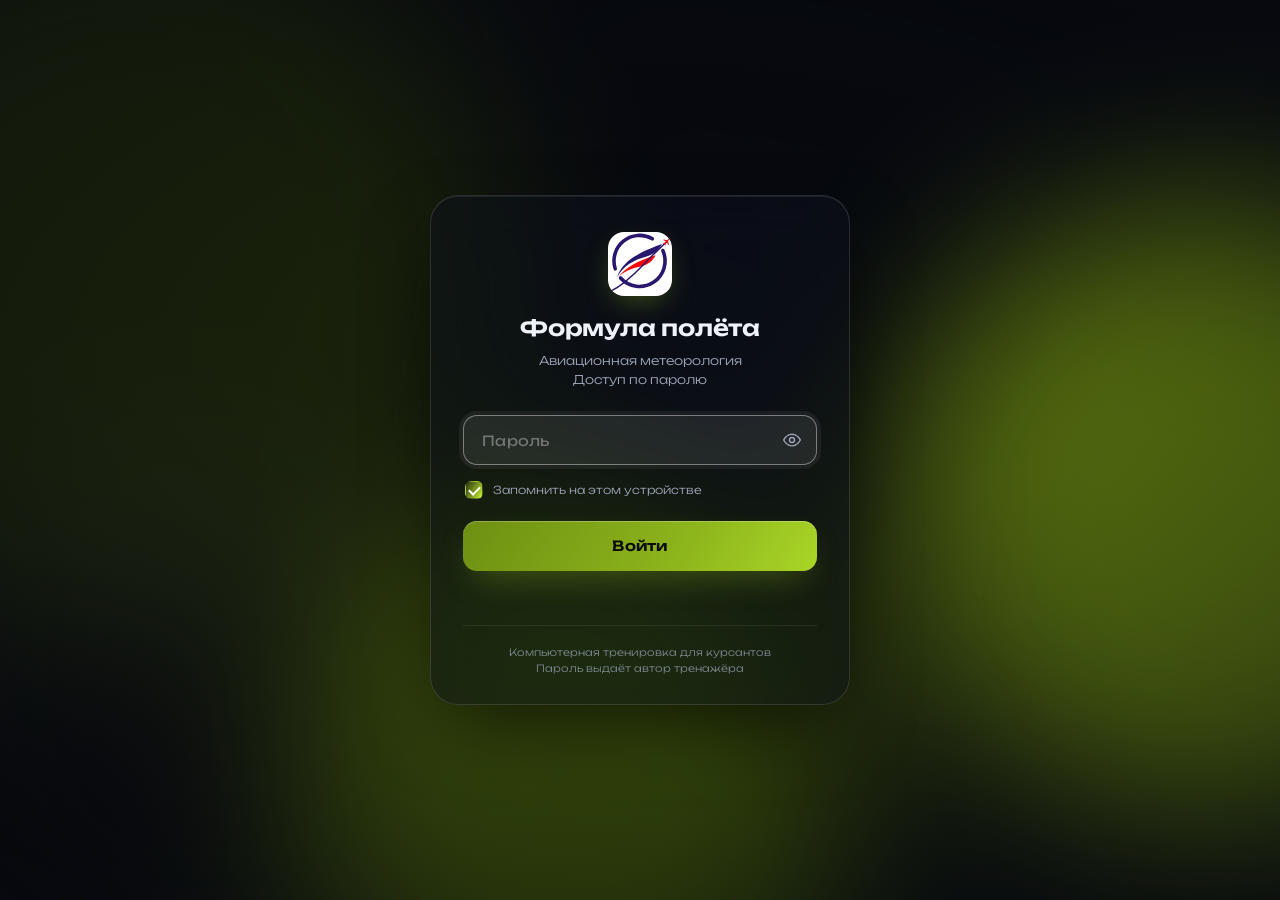
<file: meteo/t2.html>
<!doctype html>
<html lang="ru" data-theme="meteo">
<head>
<meta charset="utf-8">
<meta name="viewport" content="width=device-width, initial-scale=1">
<meta name="robots" content="noindex, nofollow, noarchive">
<title>Формула полёта – Метеорология</title>
<link rel="icon" type="image/svg+xml" href="data:image/svg+xml,%3Csvg%20xmlns%3D%22http%3A//www.w3.org/2000/svg%22%20viewBox%3D%2236%2070%20536%20536%22%3E%3Cdefs%3E%3ClinearGradient%20id%3D%22tf%22%20x1%3D%220%22%20y1%3D%221%22%20x2%3D%221%22%20y2%3D%220%22%3E%3Cstop%20offset%3D%220%22%20stop-color%3D%22%2329166F%22%20stop-opacity%3D%221%22/%3E%3Cstop%20offset%3D%22.3%22%20stop-color%3D%22%2329166F%22/%3E%3Cstop%20offset%3D%221%22%20stop-color%3D%22%2329166F%22/%3E%3C/linearGradient%3E%3C/defs%3E%3Crect%20x%3D%2236%22%20y%3D%2270%22%20width%3D%22536%22%20height%3D%22536%22%20rx%3D%22110%22%20fill%3D%22%23FFFFFF%22/%3E%3Cpath%20d%3D%22M%20495.5%20225.0%20A%20214%20214%200%200%201%20141.0%20455.2%22%20fill%3D%22none%22%20stroke%3D%22%2329166F%22%20stroke-width%3D%2230%22%20stroke-linecap%3D%22round%22/%3E%3Cpath%20d%3D%22M%2096.5%20378.1%20A%20214%20214%200%200%201%20407.0%20126.7%22%20fill%3D%22none%22%20stroke%3D%22%2329166F%22%20stroke-width%3D%2230%22%20stroke-linecap%3D%22round%22/%3E%3Cg%20transform%3D%22translate%28300%20312%29%20scale%28.8%29%20translate%28-305%20-326%29%22%3E%3Cpath%20d%3D%22M%2070%20500%20C%20118%20352%2C%20250%20252%2C%20540%20150%20C%20504%20214%2C%20466%20256%2C%20378%20280%20C%20244%20316%2C%20128%20380%2C%2070%20500%20Z%22%20fill%3D%22%2329166F%22/%3E%3Cpath%20d%3D%22M%2080%20504%20C%20150%20404%2C%20268%20330%2C%20474%20268%20C%20440%20332%2C%20396%20368%2C%20306%20386%20C%20206%20406%2C%20124%20444%2C%2080%20504%20Z%22%20fill%3D%22%23FC0402%22/%3E%3C/g%3E%3Cpath%20d%3D%22M%2060%20566%20C%20150%20520%2C%20250%20430%2C%20330%20346%20C%20400%20272%2C%20470%20210%2C%20526%20152%22%20fill%3D%22none%22%20stroke%3D%22url%28%23tf%29%22%20stroke-width%3D%2212%22%20stroke-linecap%3D%22round%22/%3E%3Cpath%20d%3D%22M%2052%200%20C%2048%20-4%2C%2040%20-6%2C%2030%20-6%20L%206%20-6%20L%20-14%20-42%20L%20-25%20-42%20L%20-12%20-6%20L%20-36%20-6%20L%20-46%20-21%20L%20-54%20-21%20L%20-48%20-4%20L%20-51%200%20L%20-48%204%20L%20-54%2021%20L%20-46%2021%20L%20-36%206%20L%20-12%206%20L%20-25%2042%20L%20-14%2042%20L%206%206%20L%2030%206%20C%2040%206%2C%2048%204%2C%2052%200%20Z%22%20fill%3D%22%23FC0402%22%20transform%3D%22translate%28532%20146%29%20rotate%28-46%29%20scale%280.72%29%22/%3E%3C/svg%3E">
<style>
@font-face{font-family:"Unbounded";font-style:normal;font-weight:300;font-display:swap;src:url([data-uri]) format("woff2");unicode-range:U+0301,U+0400-045F,U+0490-0491,U+04B0-04B1,U+2116}
@font-face{font-family:"Unbounded";font-style:normal;font-weight:300;font-display:swap;src:url([data-uri]) format("woff2");unicode-range:U+0000-00FF,U+0131,U+0152-0153,U+02BB-02BC,U+02C6,U+02DA,U+02DC,U+0304,U+0308,U+0329,U+2000-206F,U+20AC,U+2122,U+2191,U+2193,U+2212,U+2215,U+FEFF,U+FFFD}
@font-face{font-family:"Unbounded";font-style:normal;font-weight:400;font-display:swap;src:url([data-uri]) format("woff2");unicode-range:U+0301,U+0400-045F,U+0490-0491,U+04B0-04B1,U+2116}
@font-face{font-family:"Unbounded";font-style:normal;font-weight:400;font-display:swap;src:url([data-uri]) format("woff2");unicode-range:U+0000-00FF,U+0131,U+0152-0153,U+02BB-02BC,U+02C6,U+02DA,U+02DC,U+0304,U+0308,U+0329,U+2000-206F,U+20AC,U+2122,U+2191,U+2193,U+2212,U+2215,U+FEFF,U+FFFD}
@font-face{font-family:"Unbounded";font-style:normal;font-weight:600;font-display:swap;src:url([data-uri]) format("woff2");unicode-range:U+0301,U+0400-045F,U+0490-0491,U+04B0-04B1,U+2116}
@font-face{font-family:"Unbounded";font-style:normal;font-weight:600;font-display:swap;src:url([data-uri]) format("woff2");unicode-range:U+0000-00FF,U+0131,U+0152-0153,U+02BB-02BC,U+02C6,U+02DA,U+02DC,U+0304,U+0308,U+0329,U+2000-206F,U+20AC,U+2122,U+2191,U+2193,U+2212,U+2215,U+FEFF,U+FFFD}
:root { --bg: #07090F; --ink: #EEF1F7; --ink-2: #9AA3B5; --err: #FF6B61; }
html[data-theme="aero"]  { --c1: #2A1478; --c2: #6A3FD1; --c3: #C0306A; --c4: #E8323A; --gs: rgba(170,40,110,.55); }
html[data-theme="meteo"] { --c1: #0B0B0C; --c2: #26300F; --c3: #8DB51C; --c4: #C6F432; --gs: rgba(141,181,28,.45); }
html[data-theme="anav"]  { --c1: #071A3A; --c2: #0B4FA8; --c3: #1A9BD8; --c4: #45D3E3; --gs: rgba(26,155,216,.5); }
* { box-sizing: border-box; }
html, body { margin: 0; height: 100%; }
body { background: var(--bg); color: var(--ink); font-family: "Unbounded", "Segoe UI", Arial, sans-serif; overflow: hidden; -webkit-font-smoothing: antialiased; }
.lk-bg { position: fixed; inset: -20%; filter: blur(90px) saturate(120%); opacity: .85; pointer-events: none; }
.lk-bg i { position: absolute; border-radius: 50%; mix-blend-mode: screen; animation: lkDrift 26s ease-in-out infinite alternate; }
.lk-bg i:nth-child(1) { width: 60vmax; height: 60vmax; left: 0;   top: 5%;  background: var(--c2); }
.lk-bg i:nth-child(2) { width: 50vmax; height: 50vmax; right: 0;  top: 30%; background: var(--c4); opacity: .7; animation-duration: 32s; animation-delay: -8s; }
.lk-bg i:nth-child(3) { width: 45vmax; height: 45vmax; left: 30%; bottom: 0; background: var(--c3); opacity: .7; animation-duration: 38s; animation-delay: -15s; }
.lk-bg i:nth-child(4) { width: 40vmax; height: 40vmax; left: 10%; top: 50%; background: var(--c1); animation-duration: 30s; animation-delay: -4s; }
@keyframes lkDrift { from { transform: translate(-4%, -3%) scale(1); } to { transform: translate(5%, 4%) scale(1.12); } }
.lk-veil { position: fixed; inset: 0; background: radial-gradient(120% 90% at 50% 40%, rgba(7,9,15,.15), rgba(7,9,15,.8)); pointer-events: none; }
.lk-wrap { position: relative; min-height: 100%; display: grid; place-items: center; padding: 24px 16px; }
.lk-card { width: min(420px, 100%); padding: 36px 32px 28px; border-radius: 28px; background: rgba(14,18,28,.55); border: 1px solid rgba(255,255,255,.12); box-shadow: 0 30px 80px -20px rgba(0,0,0,.7), inset 0 1px 0 rgba(255,255,255,.08); backdrop-filter: blur(22px) saturate(140%); -webkit-backdrop-filter: blur(22px) saturate(140%); text-align: center; animation: lkIn .7s cubic-bezier(.2,.8,.2,1) both; }
@keyframes lkIn { from { opacity: 0; transform: translateY(14px) scale(.98); } }
.lk-logo { width: 64px; height: 64px; border-radius: 16px; display: block; margin: 0 auto 18px; box-shadow: 0 10px 30px -8px var(--gs); }
.lk-card h1 { margin: 0; font-size: 22px; font-weight: 600; letter-spacing: -.01em; }
.lk-sub { margin: 10px 0 26px; font-size: 12px; font-weight: 300; line-height: 1.6; color: var(--ink-2); }
.lk-field { position: relative; }
.lk-field input { width: 100%; height: 50px; padding: 0 50px 0 18px; border-radius: 14px; border: 1px solid rgba(255,255,255,.16); background: rgba(255,255,255,.06); color: var(--ink); font: 400 14px/1 "Unbounded", "Segoe UI", Arial, sans-serif; letter-spacing: .02em; outline: none; transition: border-color .2s, box-shadow .2s, background .2s; }
.lk-field input::placeholder { color: rgba(238,241,247,.38); }
.lk-field input:focus { border-color: rgba(255,255,255,.4); background: rgba(255,255,255,.09); box-shadow: 0 0 0 4px rgba(255,255,255,.06); }
.lk-eye { position: absolute; right: 6px; top: 6px; width: 38px; height: 38px; border: 0; border-radius: 10px; background: transparent; color: var(--ink-2); cursor: pointer; display: grid; place-items: center; }
.lk-eye:hover { color: var(--ink); background: rgba(255,255,255,.06); }
.lk-eye svg { width: 20px; height: 20px; fill: none; stroke: currentColor; stroke-width: 1.7; stroke-linecap: round; stroke-linejoin: round; }
.lk-eye .off { display: none; } .lk-eye.on .on { display: none; } .lk-eye.on .off { display: block; }
.lk-remember { display: flex; align-items: center; gap: 10px; margin: 16px 2px 0; font-size: 11px; font-weight: 300; color: var(--ink-2); cursor: pointer; user-select: none; text-align: left; }
.lk-remember input { appearance: none; -webkit-appearance: none; width: 18px; height: 18px; margin: 0; border-radius: 6px; border: 1px solid rgba(255,255,255,.28); background: rgba(255,255,255,.05); display: grid; place-items: center; cursor: pointer; flex: none; }
.lk-remember input:checked { background: linear-gradient(120deg, var(--c2), var(--c4)); border-color: transparent; }
.lk-remember input:checked::after { content: ""; width: 9px; height: 5px; border: 2px solid #fff; border-top: 0; border-right: 0; transform: translateY(-1px) rotate(-45deg); }
.lk-btn { position: relative; width: 100%; height: 50px; margin-top: 22px; border: 0; border-radius: 14px; cursor: pointer; color: #fff; font: 600 14px/1 "Unbounded", "Segoe UI", Arial, sans-serif; letter-spacing: .02em; background: linear-gradient(120deg, var(--c1) 0%, var(--c2) 40%, var(--c3) 78%, var(--c4) 100%); background-size: 140% 100%; box-shadow: 0 14px 34px -12px var(--gs), inset 0 1px 0 rgba(255,255,255,.25); transition: transform .15s, background-position .5s, box-shadow .3s; }
html[data-theme="meteo"] .lk-btn { color: #0B0B0C; background: linear-gradient(120deg, #6E8F12 0%, #8DB51C 45%, #C6F432 100%); background-size: 140% 100%; }
.lk-btn:hover { background-position: 100% 0; transform: translateY(-1px); }
.lk-btn:active { transform: translateY(0); }
.lk-btn[disabled] { cursor: progress; opacity: .8; }
.lk-btn .sp { display: none; width: 18px; height: 18px; margin: auto; border-radius: 50%; border: 2px solid currentColor; border-right-color: transparent; animation: lkSpin .8s linear infinite; }
.lk-btn.busy span { display: none; } .lk-btn.busy .sp { display: block; }
@keyframes lkSpin { to { transform: rotate(360deg); } }
.lk-err { min-height: 18px; margin: 14px 0 0; font-size: 11px; font-weight: 400; color: var(--err); opacity: 0; transition: opacity .2s; }
.lk-err.show { opacity: 1; }
.lk-card.shake { animation: lkShake .45s ease; }
@keyframes lkShake { 20% { transform: translateX(-8px); } 40% { transform: translateX(7px); } 60% { transform: translateX(-5px); } 80% { transform: translateX(3px); } }
.lk-foot { margin-top: 22px; padding-top: 18px; border-top: 1px solid rgba(255,255,255,.08); font-size: 10px; font-weight: 300; line-height: 1.6; color: rgba(154,163,181,.75); }
.lk-auto .lk-card { display: none; }
.lk-loader { display: none; position: fixed; inset: 0; place-items: center; }
.lk-auto .lk-loader { display: grid; }
.lk-loader div { text-align: center; font-size: 12px; font-weight: 300; color: var(--ink-2); }
.lk-loader img { width: 56px; height: 56px; border-radius: 14px; display: block; margin: 0 auto 16px; animation: lkPulse 1.4s ease-in-out infinite; }
@keyframes lkPulse { 50% { transform: scale(.94); opacity: .7; } }
@media (prefers-reduced-motion: reduce) { .lk-bg i, .lk-card, .lk-loader img { animation: none; } }
@media (max-width: 420px) { .lk-card { padding: 30px 22px 24px; border-radius: 24px; } .lk-card h1 { font-size: 20px; } }
</style>
</head>
<body>
<div class="lk-bg" aria-hidden="true"><i></i><i></i><i></i><i></i></div>
<div class="lk-veil" aria-hidden="true"></div>
<div class="lk-loader" aria-live="polite"><div><img src="data:image/svg+xml,%3Csvg%20xmlns%3D%22http%3A//www.w3.org/2000/svg%22%20viewBox%3D%2236%2070%20536%20536%22%3E%3Cdefs%3E%3ClinearGradient%20id%3D%22tf%22%20x1%3D%220%22%20y1%3D%221%22%20x2%3D%221%22%20y2%3D%220%22%3E%3Cstop%20offset%3D%220%22%20stop-color%3D%22%2329166F%22%20stop-opacity%3D%221%22/%3E%3Cstop%20offset%3D%22.3%22%20stop-color%3D%22%2329166F%22/%3E%3Cstop%20offset%3D%221%22%20stop-color%3D%22%2329166F%22/%3E%3C/linearGradient%3E%3C/defs%3E%3Crect%20x%3D%2236%22%20y%3D%2270%22%20width%3D%22536%22%20height%3D%22536%22%20rx%3D%22110%22%20fill%3D%22%23FFFFFF%22/%3E%3Cpath%20d%3D%22M%20495.5%20225.0%20A%20214%20214%200%200%201%20141.0%20455.2%22%20fill%3D%22none%22%20stroke%3D%22%2329166F%22%20stroke-width%3D%2230%22%20stroke-linecap%3D%22round%22/%3E%3Cpath%20d%3D%22M%2096.5%20378.1%20A%20214%20214%200%200%201%20407.0%20126.7%22%20fill%3D%22none%22%20stroke%3D%22%2329166F%22%20stroke-width%3D%2230%22%20stroke-linecap%3D%22round%22/%3E%3Cg%20transform%3D%22translate%28300%20312%29%20scale%28.8%29%20translate%28-305%20-326%29%22%3E%3Cpath%20d%3D%22M%2070%20500%20C%20118%20352%2C%20250%20252%2C%20540%20150%20C%20504%20214%2C%20466%20256%2C%20378%20280%20C%20244%20316%2C%20128%20380%2C%2070%20500%20Z%22%20fill%3D%22%2329166F%22/%3E%3Cpath%20d%3D%22M%2080%20504%20C%20150%20404%2C%20268%20330%2C%20474%20268%20C%20440%20332%2C%20396%20368%2C%20306%20386%20C%20206%20406%2C%20124%20444%2C%2080%20504%20Z%22%20fill%3D%22%23FC0402%22/%3E%3C/g%3E%3Cpath%20d%3D%22M%2060%20566%20C%20150%20520%2C%20250%20430%2C%20330%20346%20C%20400%20272%2C%20470%20210%2C%20526%20152%22%20fill%3D%22none%22%20stroke%3D%22url%28%23tf%29%22%20stroke-width%3D%2212%22%20stroke-linecap%3D%22round%22/%3E%3Cpath%20d%3D%22M%2052%200%20C%2048%20-4%2C%2040%20-6%2C%2030%20-6%20L%206%20-6%20L%20-14%20-42%20L%20-25%20-42%20L%20-12%20-6%20L%20-36%20-6%20L%20-46%20-21%20L%20-54%20-21%20L%20-48%20-4%20L%20-51%200%20L%20-48%204%20L%20-54%2021%20L%20-46%2021%20L%20-36%206%20L%20-12%206%20L%20-25%2042%20L%20-14%2042%20L%206%206%20L%2030%206%20C%2040%206%2C%2048%204%2C%2052%200%20Z%22%20fill%3D%22%23FC0402%22%20transform%3D%22translate%28532%20146%29%20rotate%28-46%29%20scale%280.72%29%22/%3E%3C/svg%3E" alt="">Открываем тренажёр…</div></div>
<main class="lk-wrap">
  <form class="lk-card" id="lkForm" autocomplete="on">
    <img class="lk-logo" src="data:image/svg+xml,%3Csvg%20xmlns%3D%22http%3A//www.w3.org/2000/svg%22%20viewBox%3D%2236%2070%20536%20536%22%3E%3Cdefs%3E%3ClinearGradient%20id%3D%22tf%22%20x1%3D%220%22%20y1%3D%221%22%20x2%3D%221%22%20y2%3D%220%22%3E%3Cstop%20offset%3D%220%22%20stop-color%3D%22%2329166F%22%20stop-opacity%3D%221%22/%3E%3Cstop%20offset%3D%22.3%22%20stop-color%3D%22%2329166F%22/%3E%3Cstop%20offset%3D%221%22%20stop-color%3D%22%2329166F%22/%3E%3C/linearGradient%3E%3C/defs%3E%3Crect%20x%3D%2236%22%20y%3D%2270%22%20width%3D%22536%22%20height%3D%22536%22%20rx%3D%22110%22%20fill%3D%22%23FFFFFF%22/%3E%3Cpath%20d%3D%22M%20495.5%20225.0%20A%20214%20214%200%200%201%20141.0%20455.2%22%20fill%3D%22none%22%20stroke%3D%22%2329166F%22%20stroke-width%3D%2230%22%20stroke-linecap%3D%22round%22/%3E%3Cpath%20d%3D%22M%2096.5%20378.1%20A%20214%20214%200%200%201%20407.0%20126.7%22%20fill%3D%22none%22%20stroke%3D%22%2329166F%22%20stroke-width%3D%2230%22%20stroke-linecap%3D%22round%22/%3E%3Cg%20transform%3D%22translate%28300%20312%29%20scale%28.8%29%20translate%28-305%20-326%29%22%3E%3Cpath%20d%3D%22M%2070%20500%20C%20118%20352%2C%20250%20252%2C%20540%20150%20C%20504%20214%2C%20466%20256%2C%20378%20280%20C%20244%20316%2C%20128%20380%2C%2070%20500%20Z%22%20fill%3D%22%2329166F%22/%3E%3Cpath%20d%3D%22M%2080%20504%20C%20150%20404%2C%20268%20330%2C%20474%20268%20C%20440%20332%2C%20396%20368%2C%20306%20386%20C%20206%20406%2C%20124%20444%2C%2080%20504%20Z%22%20fill%3D%22%23FC0402%22/%3E%3C/g%3E%3Cpath%20d%3D%22M%2060%20566%20C%20150%20520%2C%20250%20430%2C%20330%20346%20C%20400%20272%2C%20470%20210%2C%20526%20152%22%20fill%3D%22none%22%20stroke%3D%22url%28%23tf%29%22%20stroke-width%3D%2212%22%20stroke-linecap%3D%22round%22/%3E%3Cpath%20d%3D%22M%2052%200%20C%2048%20-4%2C%2040%20-6%2C%2030%20-6%20L%206%20-6%20L%20-14%20-42%20L%20-25%20-42%20L%20-12%20-6%20L%20-36%20-6%20L%20-46%20-21%20L%20-54%20-21%20L%20-48%20-4%20L%20-51%200%20L%20-48%204%20L%20-54%2021%20L%20-46%2021%20L%20-36%206%20L%20-12%206%20L%20-25%2042%20L%20-14%2042%20L%206%206%20L%2030%206%20C%2040%206%2C%2048%204%2C%2052%200%20Z%22%20fill%3D%22%23FC0402%22%20transform%3D%22translate%28532%20146%29%20rotate%28-46%29%20scale%280.72%29%22/%3E%3C/svg%3E" alt="">
    <h1>Формула полёта</h1>
    <p class="lk-sub">Авиационная метеорология<br>Доступ по паролю</p>
    <input type="text" name="username" value="formula-poleta" autocomplete="username" hidden>
    <div class="lk-field">
      <input id="lkPw" type="password" name="password" placeholder="Пароль" autocomplete="current-password" required autofocus>
      <button class="lk-eye" id="lkEye" type="button" aria-label="Показать пароль">
        <svg class="on" viewBox="0 0 24 24"><path d="M2 12s3.6-7 10-7 10 7 10 7-3.6 7-10 7S2 12 2 12z"/><circle cx="12" cy="12" r="3"/></svg>
        <svg class="off" viewBox="0 0 24 24"><path d="M3 3l18 18M10.6 5.1A10 10 0 0 1 12 5c6.4 0 10 7 10 7a17 17 0 0 1-3.1 3.9M6.6 6.6C3.9 8.3 2 12 2 12s3.6 7 10 7a9.7 9.7 0 0 0 5.4-1.6M9.9 9.9a3 3 0 0 0 4.2 4.2"/></svg>
      </button>
    </div>
    <label class="lk-remember"><input type="checkbox" id="lkRem" checked>Запомнить на этом устройстве</label>
    <button class="lk-btn" id="lkBtn" type="submit"><span>Войти</span><i class="sp"></i></button>
    <p class="lk-err" id="lkErr" role="alert"></p>
    <div class="lk-foot">Компьютерная тренировка для курсантов<br>Пароль выдаёт автор тренажёра</div>
  </form>
</main>
<script type="application/octet-stream" id="lkData">/LdMt9gMCA2+yL6a1D3xLBKnG88eUWFXihJyV8cyHAslYPe7W8fIgnia58lP7Js0K/i7RncHyW3LLADpGREaqEQmfvW2jCEG5jid1hJ8/1z0VLF5NQTSA6R/+J76nidRdpByRiNesT7X4EFSmhu8VcxCRFtKCbRIBOPAMcZ08k47L2kBaOZzYAzOE3DDipYREnIhkugckrtRb7Q/qUBzBQDwGEacC69fcXqy8bctoqnpJB99jBe1uveXRp504guGkqhdjHNCjKjJJy1gzsCLl7I5jp1LDDtO6OVoGSreNwHhLWjY/fUTHE6k4rToiUP7E2AGBoQTAl0qQ3Hl/2FATxfLTzGgSfsJT5FY+z5E+NRc+vQzo9b5qb9LIrW6QODP86r60/emCOYjfTiRiummG/hixp6hWyjtDmDksV6JhHPGLaJ2fEnlSrZG6Jm6ho9V21RAu2i3E2lDBIAX62yTbidmbNMadpwJH8im8GO/Jp53d3vE2pCo2TVxDoyM4VOqcktoGACaqmedNnmfyt3wvbc4SpNhWvA5HsFX84iYKFdaMT9yPDIrPJiKT0L9OtjV1cOuuj71ovosJ19kSxU7/NcBEUpPOq4EZ4V2+O6+Aywg/1BOU9DQUos/4XwFQsZPBLS3l86cyXLBI0C4QqGj87t+InuPXH6yB7Uq9fwxPr0Ut5lqGmlFl07p1XxuS8ipsjEkT34/XhLW/xcMX2CKUwUr6TGw+TuLUF6jOki8LbLawDGfpgOJLHmEbZBkAeCbgh6i0J0KgPNUiGxM+ripxS3Kknbtqd7FcdXAM0kgxmQUXzQpxErjVszbL9W5Mtpa2chbiKEm9WhsHwxGVBg+8k5+vww59/4B3oDz+ZsSxubjoupu6UPO8KQ7qWGHYey/5oSgb3deqwKsWBWE/BRGwd42GuAmbh80Qp0LeipnAGhVMDOGaSFJQzIuMeDYY4+S1OlmRWNGMuCkSO4/9W93X5wI4ZaaxZSY71okdeFzmTS4sq1VKjaxxgvkOgOCro/j35BavOHLcHzqFwTplPVZyqXO3GtX83qpnzjYuzmQYHNUREO6/Yu/sY/24g4bMn+qFaQDs4XmCMZRwfo2nXjJnCFBTaGd927mXHgV98mKssnjmIH6v9TWfPQ9D2L2GE6HsO1wNjCeT3slFUwwffT2sleKKRDNSJY1uA4/Q9XH/7mQyTze/[base64]/EbXgCwHpJq8pxeQeXsqsYdB61CU9KBLGaBo+8MZLRqU198yUXj3avC5IwhLX8lsfAdELcv8Yah0LKtcNvVqR8UnOw1RtP6DZcm6lTaCn+OFg6TWop9un0s1jad7aqAwuytYesPVmMrG4rW9LdFHwFL7KiPr/GEIhZTlPxxS8r3rb7QtE8lMkfzZ9BoCfo8ftBYotJrJzoVutTul7pf8dezP7F7EaJnivxiD2TgIFiSZOzxpvzcOIXD99OwOGiTY6PJxMA32D1vQcWdp4wj0iwNgXQVtf3lczr657uUs7iIrYYT2oyPOnfFRsbm2bxfJcbSjQJLRyOdopG9edzEXck1i2/unHWNDriQ3g15dnTnFcB45uwGN2fxXAF104hl/tWVED5UX3pEFtGk3llfaqfeoG3v4PbSaG/ksODo8FaN1W84WnJkIuEHThd79y7aCntzasr3M8srFsq6YgExnnDM/NfNivK4wcIQry7G23gShwxU+8/zwDdY95hWKS3ucvHEVv5puLkVbOlPrQLnjOpg4p9PqgMsznoLKOyIYYr14/0jh5adRuGNRD5EoA8EIna9WQN3UMDL9myYJgjrQ0dPAV4RiwHvOIzaWAKrlWHapqMGTFlOGMrKtlnlwswh9bYW44V/IWC/02qAysi0OBJ11FEdhWvHJM4MPvz64XYGieP5rrWC/jXZI5or1XMjVfXVhRbD2wskSR32lsNqzQ4ec9hHwxDe/p9LGrtnsVqh48GWDsXxB3QM14uykWEveW35x56XZ1L/[base64]/q0lVcWL+E0C55fL529xhuXutTwPSaEtz63xO7+9mp5vAc4Dd574JZxKUlcW9p3hjdLJp1dW+YTjs9YAqCsdgpMe6SKVHDJs8C0NoBUd2Zi3bgN2M+qu+PsscM4Xm50oIT9zX/Z+uIECTCq1UG+aKbOZdnsAB2ijhB6Z3SaSFTmMB2PjR5kJF0v1Hj0XW3WJ63s0hMwkt9/8LJEjk0Y6FhCAQkE0oAT9j3AvGyAF7XN1S3NqJCEM6/h3rRjQZG8Jr4c8LsEDFrSWG6Z4ccSpeXCQ//JuqqzkPpU3N57Zf75Qv5wBGXUuFj883TkiBva9/gp3EjrmbzBT/oA67KPnvUGsiG+0qhlv48u5IAoQ+57bOsVobOUVEhLn4bQmA6hHl5zS2cEJcyBx4BgdhFbK3O9d9H1dvBraroD2VpdMfmVyh9b9lvu4oJkFicMgtIKZhTnbKbWLaFHf0j7Q5rd7whIs9HSpI0OaqCERgtILK2v07TPSNG4h9Ujd/FI+LuY2jQiDBehFaP/hCfL4yrCIZQv1idJv/FrX3iHhwtoLPI/wiBs8s3nY0ckpBC5lB937Of+0TX2zCmdlgrjlGfntRNmmpCVTGiHD1Vg+uGp6ZAAJ79vP4OUNHskXvS/1sYfCUUHPyvSSaGn+LppWBdj1t30CF/ma8N1EIM/85jIDGYPexBnB4BOpMfltOlhSkgRdNABGBP74VBTK+ORMKN6sPAzO6caMpoVoB0oocf2l2NdT+MQ5GY76seqZ2gFIxCByYZoZc6MNE4UMoyo7/WpS6+td0fLmOyD/te5QS+dWnYWUv1QKaIB2YRJK/lPQY3ilpoRhBaPElhW7cEG7oyYkGxk87M+ctJyuTmaw3PBjwt+8xYR9EBsr8YNaooGX6BARt5adGHp7KujKAnLlP3pdM9TqZa1m3/igJzFDCBPYFmGzBqVmRQszLsUs8BoKPyGTXNZb7HuYNNQkscZNXFugIe0BRiuOVCrrp6zJpWq0B+zTvgM8Jp+iUSlVa78+qF0yjYPLZltiL7ngcRKVTdjRe3F90fDYzpNB3Df5eUdF6iNmQgcnfAgDTGf/BZmtYMGdIt16sDuYlEbxjlTCO8OOV+uJLrFIaVeTqF4Y3OvPLLfp4Q3mVj/02t0yCzZkJpAGqXnrVPzstyZecXDvn2ZRmk4nMLKRCNEPeavaH7lnpA2gS8jiFMFk/1WuCGs0i2N8QE7ZJD7+WPbJnpUjqjFSh3s9N9FHpk5qXSkPaqC6sZuvQH0uxRrU126FAFgIKOW0HTnVQjsN3h14NS7VBq7T523CrF709TrHIp3ZRTAqDHM54v3gDZRh1TmYCFXO6nBhfJTeTYjyE5jhYVRjF1hg1KuLfvJKvXpZOJDoiX45OJBNNaz8WXyo1Ohov/c6GM7bH0zA7FGylNGRx/epytNmc8OQ3jEHfEGmd4fynWoDjFXtRPr66gIHG32QWabHr/sfDeMVYeWCn341VxnIPtnKkenPMH3OiC2RFrtug/wfy2g3RDXb1Umx/SsGO2p0gtu39B/ZPMfH9NaVD
ZCpVcVMOAmt4GQ/nc0vBhvx0LGlrQQqzOeV7O3B8le2+yynBZLdt4vNgNGrpLmQtfkSghtz0gkIT9/6HN8bSNqTKceiZr72s1dPZ0z4IVdqy7HfPTy3gtYppjHeMyu6H4i2AulB32YyjHEnjbhqX8foL65lgyjOi0c64++NLQO/byjLmZ74N2USnCLOuTc2zFuOgM6MlcaJ9UlyZ+IGt0wmcB+2s7WpUUcC0I/HnUk0HpjIr/9/dPhJ9rFGO0V0KtbRXTbnr272SnBBYLQDwoYQPJBCwGowl1aUVqTuOkQQ9m3tEZhCQB2WLo4OoRBAI7c3cHZA8EU35AAq4/hxAgmF0dpRpmRwWjFgFVyMWNLb1n+uadc+CCLE91RzO9pKq9wk6h3mv2QHjGV1ObzvtcVTTuzyLJfrtVCdRr7H0gqgIPh37sgLaOdo/E9k6vOUNtDPWnecPYrHmes/cW2ZsejudxqbrP+DziSp9KQnxPwUknhArqekpK0yiujqog/sUN09CKewO1DLVrlkwiF+MsXQpzMRtWHIbHlMc+MMDb+lRFnyjzf8JpDTs1B/iE5SochMxDMRMtB5yKCq9GlcDciDQ1ot/jEgD+4RCtasF2FeoJvB1FB+1LapO7oW5fC2FiaPZbQ6zqEf8vdaDyFAcqZ3VGf7/NtSL3G9rW4wN0/zUBdcDNMZ0UfqofBmKiCh57nP22CdQ3Cwm5Ap9O7lUW7sAK1DwH43IvSCDBo8kiwqfAK9sP3G3r57a4JYdk6hwLICwKFv+oX28Ax1T7oS7I08PlwX+qeHcAZa6glGnzibdShEiSKaOCxqA/boJy/nLvoVQiGvh6NYbo98iOI3WN5eyBGmB9ALpytZKC6T39lpSpzJjWNXGDTDWiC2IpRZYkpDuQX/tWE1Law9ROxRjvuvu34wQKpgw85JuLq+CcKaK0n5H2TfGgo0GJ7iUAA4Ip5Yq+zngcqj4ewnKVr7BskiQIJG/JxY4qSM4Ls/tRqt8lHy6NiKZkh+JuS7q9RoV+A2H9AcNv7EwkFp8OCrnkKNvXvr88Ar9pHLKVwWQGTgXz9Kpfp+WNXoJmE8bFsAvpD8h6aZ0oEhZ8xq2gBbGCuaT5zPGFtJfCC2QVuGGeYk5ucrTIoB0hYasbobWeOkhESGklj2YBf2FY/veNAGDohPrGpM3Xp0DNuIBvEFeykIsMBzR6PY3KwOsbxNPyh1D/YubHWkMo3EYAH3Svqq5DN82/ERRKkr+jQvewNdguA/qcCa7G9e0IURHFwVBN5QCsHUT1keb5QR3Ur8qd9O90/J2qRlI8v8Ge+mW/NI9KhS9y5Arjuk9/Wge8xpJ902gpunloSo/NrOP3DxSkkMPGXNacKcMd4tX5XAy+1vkk0gx8NsLNt6vXm7ts0cCeGTQA4uuvWPbwlML7ba2IUvo3IjEg22L5J0U7yjnoAlg9kndH0J8OqZXjZs8J2hoR7LocOPVEaVzzPHHUeZir5RkXoaZUfL7GjXWTXFslow5TRIVNmiIILOy93VZ/oYWbSb9zJ0TytURGwLIfrC7ic+ELqkuGb3YE7EyePQuokX34fO+gdRfQlDy3Ad9NPhPswZ0kul3jaGjF5JbD86SdPT8ncyU2z+QT8pz0SW0bujC3IvrN0oxThdGA0H+lLhcB8vQle2nQRMZ+2jkOnKXjs/qVfFiFQpzRyJHo1co6j27PCfWvNQ6XoJAqdj5zwHvxjEqxlADKA/140EBWuGYMSNJCqlJtUqgI+3Pq9yKGyCPx/PfqGm89BRWI9U/UYqCJy/dcx5OlY4ViDn2BsdvNSZmjc50V+jqmcmedLoF+LF6u7/[base64]/WdMWNajpb6qobBqY+ig7ga+NUjBbcGjoFOoRK1O6pgwp5P5zZt7/zApclcrBCuRQO2nhMmk4RB0916p/ZMn/vL3Vvdmb9BlaN3q3lpOODN9YZoUlxvyYIbuVku4zYlrNhGb2YcXNuTrnvVVmCq1ahYbpHx47QUdk/MekybwLZhrGuPVuDh0i0NUhBR8U7JWAFuTv6/UMyaG4WVF6x+Pu+L0n9W8yTgfmYlysbXM4xXgkqGrVHYh2AIGaNItZkMLwf27M5txjdefZTCQzQGrDtGips7/hTebtDAGOfAFtnscH8CzqFElc2MFTy7EYMnHiqv20C8+61B8JvCjRHVy79qFrvtulu/LvOmS1iADFiSSwK7t8bCqozieAdPZh2o/pIcQytsbQmpgC/i8JFPkbCRu2z8TQsck8lEwrO3MRJLkODKuTsl+XJvCYn5hVcmrYd9SG7eyQreXueoXj/8jpBs+bWPTTk9fu0DBC5dDBxZFVEZZ2je7LVGe+tap/iZq+5Qk3++fGbwfXUMvCOJ+DBJTkzI1BTb2KR9iSfUVpWaHQEUgxUo//6BdfnYbxiwGfTGZJuDgVSnK8B7IQykTE8IzEash0/oMMMNPYYFjf3Brv7POjJ0O9ws8kmcYwQ6+AdJRbCzutKr+0CAFM5a/HSyGgdsGeWCsx8/89FMPtFpP/hqtZw5zHRuF52Bj5A639xmyeogbslzRHP72aMrn4pPZKK0m/AgzOcts/vA93Vjgu+phzMKYtPj1r91+6mvId2ul/usMc+pGZ1N4NdgQT4oRHr+f0SeYvza+9lEi/X0FL3LC30IypY3s20uPzefqejeXa8MVDr+ohmSdxG6TtxehPTozdYD4PA1+7cYwGtGtKOimmLC5t8/QJr7ZG1sXLRnkLTeN9R+wlqY/O8FrI2HSjhi8KlHgTteScIBAwAjZc/3O3TeDSs6+okwFZzQvk1CWRxCyJokxdxV8ZtmJWgo2Qw3jhNPE72o7DtdIwXuOkETqHPyBASGlGaP8O/j8rw6XVDzzjkxkwWIDEwsQRx7ym530odg2yGDNnL+dGEAX4Q+zrbV2fmbcC0/gtrMObvbkm3bQ3gst3SndocRo8iH5UwhXJRI3Qnp/xOS/v0mBjKvzp59fP3Q5D8+m32OFvtb1vDJX4eBbvqQL8iwGjjBgRPqt4AH1bilB4tgJHKYTg9RtLiMIJKotNkL9/iW8yvqEHO7LphhWQo06viSNhWmkXgtZsUmrdFIBBop8ybiiE/HEobS0YZ9RdSlHjeauIyymzHsrdh3dCI0L9epO9M0Za5uRyJXapm/WHrFTeOlJi2Z50U30zqbHd1HI5AtbJ7YhnQTzWd29Hpac/aOJp1ZvjoAUkHK92WZ89RT38fymb9Up8EeRjMIBkVGUgg3wqD8rBFGNuUklq95RNlAxF8qHo9gz4yHqf/jkJGOD7FUHylqL2tG3lYy3/eCi6pND53rklNs/OUjI8q1ST5kOs4ZraW8g5Ge4M3x/6ACVRhyz0cUCv5U/IzNJbhZBhAQA2voTYKMbxa1KUqoBnoY++VbrrTF0pR2V/bK1R2WHCPL1LttTAaRnMNtGjWNqOPvS38BvKKYivPYkhwe1zkdM8p56ibP4k1ghp1MBDGFOLCSXvZX/pVt4gtZVeSuRp3I1F3rf3mu+JlARt7t6oBfIAZm8LPqMV0LNmLg3cQDq2EJVQw5cisivpTnlf4QDqXq4OyYtJfQtXgA/pwp4C/fshXs0S3h0zhZStPveJdfsermp6bjJuJpxn6zwphKWEBbER2E4EUsXzUrFEd+ubf4Qiq1yV/8nlvmegwW+T3ADL8DMAerOAG8XaWR2ExqdpmB6t2GDKqdFfKAmPiBBBWy8IugxzurJjGgPAUTF/ZzOYEAyr3nLlOcChZEpF9OVJZlDPlpr33UMrACYc03EXzDZm/vIGvdccFsVQlailHuhSlqC2KFJYQ+J6Kr3ZBh/CvR9VEDzGn/cWKQaJBLLotbTWDH8LXnhoO/vK7WA/hIovwslXzk
[base64]/Pz31LzBdhOqK1QOwt4v3cHg3MxEpvwYRqOh8JI3U80us/bJrTdlNGZhDUWYJ0OBC/1penPq2f1YU2M+Pkw3admZVN0VZgtW0+k6ch4TLH/8tf4963vj+/XnJ9wF1sQZYva+WOZ3HoZuTJoeGMpyHayWCsE77jkYziNwoZu0wYhD7HijMDYnshOBrYIG27/+G7V6G+QZjAtpGr+QHISxXLqiEogrM7MkZi6Y3xaDEibyLLqLdPS7Wm6zc7YIuR9U4vm0FINia17sIGRku3mr0XZg3t9IyiRc/YJ8gQABqlgIMfvM2XhwuAhU7ePBw7YbKhh3Binu5WQ86cJffGyirVIrKNVVroSCMCwqJExvXdNRFBrpRpY8NGyXo91j5ESkRzcWq5B2nWVjPYdwlSDYXnXH0Pr4PObBJe31SUCrfUwpVKBWNMRsgoIVlb24ee43mCWOA3bgtzloa5wfCVFLxIHBvYOvw/pi/ZFmF7kIrSOB5spTqULOZfcnVZY241jyDSlwGvtnMU3YxsL03ok6lnDZtAxB+ktXDXpbYbnkJGez2BWnDeh0qpVZcEwSWBU5+4PV5ue3EWNUmqSH7QSYKuj1ogAu2qpntpTc5FVgtdQ54DhSR4HaA3hX+SeBWShFLPrJxxuNDvZbLDt/Le1ghXn3jEb0ULCZGqe1wz0DOu4NZG38l33Cwv7DsgxIZVaDOXChqSmWqHHV4mJWLTojA6NMtWl/UaYOAYJ+wLjra17SGnmZlvu/lWBCy8V5iRbnr8gFFmlyXPwCBcL92bacT6VnNL/EDDfafar/khc5Oy9lGt1M95KGUVoRZBChiKDrUI8ttyrjc+uWvS+XyriLcG2I0KdQz1slIGeLmw6jWIp/yWwA05qF8bBECGfu/EztgZdCZ/rL7C35Rp5kuduVATepEReEMCnMDXOj3doFjAPkfR6WY4zKTcJ4nVnfwHyWnG4CZFMAhwrWwR7WH730V10KSjAS7OzvmiZ0ZrSen1l28Y5nbLeruODLF8mrerIOUopVkr00f9f7RSzeIh1fYCronNuv4LL4mTWs6S6RJ3dgssW5h9MidZT6l8nT2hnUL7om0lEvfZ72/CmM9iWMcrjGpyFYnyidkjonESXEQozh0mC++Hq8YW4QZXbrCgJJR55trIxZ4FcYEWnnSLsrNQvrs41AV36rrwFL/fRmoPqW6g82WWXIRDp1HwqI1bjIsc+GxzbadBLis/4F1OpdOsMZGzPULSb3256fkl2A0qxTbdTfs+vBswPrUSg//ZuqjgumYbMs8JHbUZLXmWZ79nlxU3Srxf4SlS70BA7PEhfEuLQ5owrxcAIAyHSGRgM15AtA+GY0NV8q2svbelIS6YLL/elYePke3j8Mjcj9CJF716eNGqlWTfCYqUEmd51RKSkzbt00LKpCV8E1VYIWuvTdPr5EG+BqmKpXCa3YfDj01bH95rQdKLvFMsc5jmqQvw2/AdiBvl4Rwej5G04CePDJ4LdzJ7ksm9w7iYSXHyOFmsxBL5RWAeosB+GWC/O9T+/VsZg4TIeBc5rMgOO1rbJJp81SYbsQbgt6c4GhF2APRbu1YeDQIrtitFcYiU4o4fxN5eKfZFEy6QFqY1ET47flttXDXHJCPlVaSj7pCIy2G7cpLoRncEQOfEnvbh7Q/I2bWHya4JWPKjjwSP/rU7gAaUutff3Q4zd/573KgQG8JldgbhUrWbrS1ofbrtnku4YuHO9IZ1xqslQ+RLitB0PqwnDuJlHWrA3WJItMU2mRrG9LI7tbIzm3S9EVxeqDkX1pe8ByxZ/lvlaFEJnBiB7fRAGaH5VYisKiI3MhHUx1lBCvG5evyhUwzkBKVxKV/07Xtmgf9zFxit/LQcT/K4lX2TDPDZcSi6JTlP5eQLcYkIZzKg0IO6xjDB3BxG/VOaSmpPC62HKxp5ZQkr/ELOZtZKwELCwjrXpK8SXMdAnDETkOPLx43veqdj5ddZKIV5iP+oAoOuKhQJ5HRMWQbclcy72Kyi4T9zzTAG65UAamC7IBag8g1QrQnjtHjkRlSvMN9cBq/AQSuB4REnXcJjl7QtDLW38GkMR7yAehHErM2Nm19g8wcFBmRG/N6QqMmQHNklGp6qqU5WVztMJsbeSAuqhp2PBPysgVYfLY5xXkooL4ZQBaGu43q30E1Gcgut5F5XWGwVMbmxAit5CIYs2y6BQBx9UvglRcFoNVapO/dFLRVWr522LKnxq2dFydQ+JRl1Ud7sRQXH5nQVwrJ0LJTc/amGE4i3a71Fst9ruPEjsL5XRI68e9nP5Ivl3M6Su+YGUruQtNmPVc/z2T7c//3hLG8T4BEXMUlvtz5rkvCdTitjx8b+x0Uomg7YZuUlPr+YU+KPoKsab4alIPWxR1WpCiCMBecedyFy4Bv6ZAs0nXU7u0SHkFH8HZlE23oP8w9LjqI9DobXYQf3vOshYXltHkz/p/3q31Y0W1euIdUrXlayUYXB4klMPlE3v49z4g49ayaQFlbONCPoaprfIR9jHo/HkNKDlN0+hZC2jUWesbGwkmBpNO4yTz0svr+5TVlu/[base64]/ZZ/SeRe+/Zhjx1H9T03HqMaVdgLE8jEQ0PUaCSnSQeCc/AyHKFPLh70NwIRHbz6zeI3xR04hjwbr5WQ+njDf9qaZWL56e5925gYnJ8T70itkEYMVwVaBM31/GdyQNMi4aEWgim+WjZCeQvk956mMNNjxT8HizxfrBGFz/Uic0CP+TZxS/3p9+DY5yhY+QVHtxi8ndn3J4wbcLNAOjHURFE246Tz54bO5orQ61mdixuYelar6bnrPh5aWpC0UoH/1hSYLBIHVpBFc+kV2uSF4I+5w7Wiju08YcMmQR4euOQ2dwJZOjGw7bVnQ2weQvVvj6tOpqMt8BEA2EgF7fOpHC19SnKPjDwOWlUNGMlxyYVT6SX7eW+8WxA+6RpD6erjJthJBzCoBNQkjKjnru9az1V8bl6LnP1+jQG+THGrRNK0+AwT+ndQ2/nemrnStUKmr8Q1OYGMG8raYOwpLbZTeBhaBuWB18WHKF5IQxRaSYqau7ddv6xknTmeP/lAPFqYZFzawCAgYffKepxe6uvWiYbnld+t9xbxUjAKg1dWV46kPx5X0abxzi+fQ7UR86vqJ21B6V3UdFSqPLG1sa9uIoY65JoekQDIJzHpWRxKl5gvlJR1+SU9xUmrzt6Ua0ugiKr3dvf4vpJ/kWAkMzqkz/VLx4dwQ0CljxOjNhC36RB/vwH/em9SPg7uN8D2WYzXF+x7VK5PtFjOdoVhdI7Rtn0eHDKSDHXvSWVecAmUcF7HQCqCtN1MFsnx8NuWLtdKcaG4JDZ+kS2yA068ehVb8Vn7xCKf28u9eOiDgl7lIQ1zt0wNYpkB5P5eP2XP95Nc6XMYcxJHDpctevv2vFohDIS/J6Ih/6fjsd6uFB9+VU0L6nFTELsjbxgmjvpTsBkyN7np4G9EkRXa6Y7jbJotLTh2crCKdzDrzyW3l68NHglzy/Jl7BN/SmO2mgdefs+azDs1bs7RgqwL9z7iL3BcQqPjznSfOpQWnhzDDsjuQGx370GiAkLpZto3XSAwF/W1lVAKmz8hhVZTSNf/DgJMgCnqYFamx24zNwa3yGyQFBjmyVZ
VsU5VLr3Fo6uuhvH7et2yRxIP3tYY5RrPCmSeCJki0BpugcMoiWzpqtKnj6ZLNdDNXKsK7y4D+EHSLanJP19m5AjZ51y9HWPAOxbE0OuSdrDqrpw5kfMaYKm9f/jWiFlcuOOPUDS0EG/ElK7HZVM3Ja4Eq7oUtNuDhEs/X0ND/xWViKQ/VeV+B/CgPlugaTP7LNybWTx/R5IHvceYrkdsD0AEmO9aIMRH+OIE+XfxdPDGFI5FDMpUFFVfL76W1W/KWQO3KQQowBi56nTORVXGYr5BultkANzwgE9qzUbYBTPg1NBmB3tzk33HlXm1jQd6Lg5L68lDYWWe8wsjTcYKI7RFxIbTbQwWub4aDV77KPGrtJuYz1lhcZVYBYcqW9Cs91EK/BxyDL93mDjs/zhKGiCaE/aUEQFfY+G4BV/yGSyAew3lrEyn5dAgJ1cUrwt1Sod+wcgvD4LYuxRXIijsxDXaK+xw1UM2qrJ35GK+yRb4Yvl4d7OYqQCK+R5pHqaKkM8Y23Ckzj7ryUaZusGDTTBQ+cDhhhlZm95J7yzKNezuSV+/p375AZWg6y4kUB93V7X09Ee631qBX6DVuHeZiNnuYbs2h/RYrN7hxBWeyOC4lLdh7Zzd0Ne216agbV6hUM0rL5skoNyxTi324PhN1JNijDbcdji7bKRYMhKrE5Hj2wFL/[base64]/jaTceGGStnFtm1zjPOrgNtUcdVt8LbthZmgV/2Fp7mweBbq4d4GB1MVVCU2mZFdyfDKGSHreZMUiKsYPItPbpT5N0vSqlxLVeFUJsExAwB+yGr1oZfJdcps0sqPq5tXMulCPmtbwU82P6CxMSgdlZjZS89VxOC8dOl3Ps6BnwnP390L595x6NvhsnvUNhmrycDwCY2B5S2QqMfWI80l3QEJWAerYJryKH2Jk7/92QtxrhJ2prR1u+jS3qDfNaQp/T8UZ/zG+z2+VajG1EUb0Xnr9vNGJRZJNPsJ9eXuyFHOBy3oE+pWgkebr+nVFbsyRpt8LR9kryfbjqnadeC3rGP9RHpG3aU2I4qrKnQwXd6fI5phiEgUDEHExe/A4AC0bBh/c6VHPWPwXtijtmmJ7+o5f8p5lvzSSvJHNe/xaQoQLxTzLgDvKk3nCh/WWRgWLBan4ZZDZ+W8hdvIXJR/hZL88GLA55AOLqe3EZQo85juFKmBfexOQDck0fJZWY03wfRAr+TVgTmkQZYcig/po11OFLMNYVkN91qnRlOBMMtDYxkfFAZNQ+11av3Wfyo3MBquv61NMl0Wc/RswLSqR3PlUJ2YMFjwGJ38VD5pqQ0IZZuaQ755Lx5N2XgIq9wOckL5KxM5lay4sE3QVEiTA1U9ZLjjOZY/JL1/5CLcok6NjJ0jxekFwC4CuwTZBydZ3TmGNbX1XgS3jMSFWKkB08QJyOZOc8T4s7aik2U+8/HhGevAU+cPvWggdr61nggxUjtSSjdEEAZlNHMsBNN/haWE3IMxaH3g4BaTFtZh7JnlOafRcT9bm1UDmxLYzUKPDipvJeBLuVma9SFxUm9fI5GFupM+Q249V1stpBALNhEriaE7imhx+7w5CfHLzVrTM4sWMvs46IMX5UZF0jfFi/m8XBBova+CAr2+m3Z2n3lLifcj/vFkiXbxC2eOF0ek8Z+4mgKCBM1b/X2MXofBltUA7OuW6Bfi6GKhVxRfzgo52qrEyB4MAKAL9guD667GryQzKo35IpgvUKNJ/82VfDwD3wpbmauN385BLT0aYOQe2lq5A2+ag7qa/JLpVqn7VCCTv4kohe/61jFpOF4XaUJOoUrvSw7icL/15zLynrNPjyFztq5dcd5dDNnT3KfidQ4mVxf4OGpN7Xl4pUxtKX5wHEGIuh3aLvTB8xth/Xbif7FIRNRtSBLwtcHIYpdUhRoJUw7XD07s/iCYzah3DT6wa9cDSczves8CWc06ovsv6r4+3fK5P04YW/zdyLYM8g0HzCO69UBP6awgUPlPIg9THDe0Ezv6Jq8exQE5FsqapdG+amV69udIgtB0FV9hzV4r7lfJ5rGBOsbVHoz+IV5PeT4W6w5JXkMvdBRH89wSOA+PZIJctsfl6fckvx1i54rYBEPcpYmJxRdcSuqHehy9jmWopXwHjBEJuVHnqkRgweb7U0v/72EY8u1DENQHbSenKK7KBYlA51XwLlCQZxVdMlRmVc/JT+UBe83bs8FxFKkNbN0PEkZvBBHIcNgN+3z/HpZCCZ7v643i167hUpgslckEQ4whnwf8JDFFV4ZjHwz0oGqLv0Y8n81A1Zx9lj8Csf7zfuwoqsICfoBOoZLJyvuI7qxqmYuyMuFiydHYFxVT8vusgerAk0AL0je9KI1neRtL/MspkVBl0BspGzgaLGEQu1CDf+uNvrb7mO9T1kHhGmb3tofMN4ThnPKwR1zfp67a2lSQGEGGGzBLifBLaQaecpkwHikRyu0Hx45IHDEAscmEBwjAyq5hLyCHdgtExNtOXd/igA9H90PeQQAr/uE5ZBUTvHAxidBaw1GOstsmKjy/pXYeORX0IUMScpaQw9h4LP2YfiC1vDrcxfEDH55P6iLp+2eUTjsL/VCzhw9S6MT7PDXJT1YwgjOn3LrKP7TIC/0RtNcPHYpELMq4r9gowwV+qhnxmQDekeEOYjuArvLyc5vEViUTuwB9AMaDOHZ1rpGzS3+u6O0OWSkEr7Ar+nsjo1vrb4fNNZiy7KwnBisvjU0qnp01mMteHdoToWYHc5tjIsWt9so7hEf1hkGZQsStrRHeDIyQol5/gxzurmZWJdQgdhuJoSoPlr30c/jUZh3AZxmN9r02MEM8B4JbBHy8YiDWCZSU2HXSaKyUwYlGlIURkc6F4sTUa/FXftC6rsQpQqmQjE2pYCaVAyQrYIIsXHD+dj7lUo3J5cAUZQl9Dl0s4gwRjGtO4wdRNzpxbxk364ZXqdrbanwPJ0mrho6oodq7XmtspNB7vrZT8xZRhuTpbm2ECNNP+kt7mOGuiGysaA+DcrJRbx6lu+krYXxLIrR/c2+DS/PY6Sq9Ntwm83XUagf9LG9AWe6Ub+1RUHf6gHcLydSpXGlWmOPchpDmFSmHjWwSnHNEz8CVUgZCdyBncqU6m6Z5g20b1xW3XD39p1/jun9n63h4Lo4Vo/CHdcKzQQgatf3W2A2+fSa3p5leqH+uQvfguZhNk/HONiwaDrjLQbWDiriQYbugj7UEG8ySBBhmev8eRK0w/6FzoWojnkq/jkvfUpCC81XkkUt2/VGpihQ73IFILHLn0gl7yx1LSZ6viFYozuW+nLUQBRwE7vzhV2r3L1QwgupGpRPqH1qUXu/VbpCh8gUqB8yax0F6pblNk0LddaCLbd9MFcwtAzTz3T1irCvxKmTNoWv6ROLXIISZQ/3vmDRSmD2h3mWo58z5HPGmXpXJ68+vcLdppQ+GrnfXF5XURAwLhuLGVngY+ts4Tjh/NSVFPMeW5TiR94qfew9G8GQFYs8HlZ6ryKT3a8EfXl7+mGpGKPC4Xc9z8kBdLQjDTZRYkGJqhPZJ62ncxhlawEvZA+E3pXX915l9uAJN7KNNl50LTDKY6ErATyOEXAN6EU5q9QgKAnEz347CEjNWHNXjDlMTE2zeR74HHOLy/54g5YqrAp3dkA0tcW9VDTejpY9jZgPKrmm11OGynOHfngs+EwiWmFatgfCh1CqjA6Nb8BfmiSdd8rpkYiRkTbpMaInjS4TG6pKvwhyHnvzxqY8ZVeYk5bJESOwkRtN3xv4kyky/PFYmDOgJ4hhsK4ItU7fFCoQ20mecRV+l42QwNb6fgTRzAcDDovZmqqczhLx3mWbpBbl0
zKZVv28Z/EnP16dRBC59mKQKAstJI1q8emb3erDzM4KAl6tUmBpIQh3R4wZSbQuYmdEs4q8IuL6KdVOU2uXOwlxok1cdrfs5y6IewBjxhPaDNYGHOyZiJZ+ph2HbbG9bYqh7Wp01FMBYg1r6Eqz9BOXrTH4jlc518aGbGDF1MY2Y/j3HUhyBGgdmoTRgkNzGOzYUuJQDja5dnpTVjMGxZfMp214zBV2K+MwduSalELrBRpowUmJE30SToxF4IifuYL6Z7wjsvDtDPOq2yzOe4OCw8QBzAvIWRa3QrB5M0E1M3tfYVd+Nn/cfBs+bEk5iu66CklyKaoNmlmBsFEB7zlxLfMZadNzDHsxQR1NCiufoCt8sn2Pe+zzoXN6NL542OCsfzbZ18lguHHlOYDwkTdiO3MMGoFMSqXsxU1P0emVbRRTuqv006n8C9sv16ziM/JaxhB24bBHgRj+PpPlmtbEhZhBgf8aomq3b7MB7kc2dW7XvipCOExQYBiE87uLyWx6eARCcPsx4p9FcwruSD6s8sHQ47nnRXnCvdVbJwNFbkCqAHLts1IkJCCbhxuTUcNik/kApo9N7OYK4pYRxHGoATleZUMWEFHn1RvGbK6+UIl8n0tFQNK6Ym+sRFxu01o8upTMqg4ae0Uj4ycYTXa85lggHrMWYEV2oGu2NplgfiqkvbrUG6oZgA/7kJKL9u6EZzsiI+G5Jr8otXWFf22MbF+mTqCuji3TH6o6qAEDqwzo1GOKF5U46Ci8hkbpGlax3yrk9/[base64]/4J6fCKkDrDrw5Omb/yPERcpYoGh9yqGP077kdP3+6zk/JM2nlc9Zof4ym6Kqaw9C/dFO/CGg2HpobujuAY+S1TdkmfVoMUqP9VNdjheXq/Y2vt0UX2RcSMT31deVPG8F/28UyUs3bly5JitPmqwMquLgp7DkY6aqsOlHpKBrsF17VEGpwtEnjL41FBB/Tau++3OQxz12rKCJglMXsvpqoQv7gdjqti+J/S7lWg/XMZtQbXUs6PKJ76CXRAe3Ful3IX3t4/zsg9gYyBJD9N1r48TVpa5lQh/YzQV0HOY3vM5WpZDqcLM09beRxCbrbekexpx6s4oEJKwodaF26GPt+FEtthG6/yh/qF5vR2AEVHZGyLhvtnelupzBwk8k+rgBpPsjpL7nGueLYJH7h9xJTyplzk4DNU+XLAXspmWu1FKMPHPrKI7Hu5+Av+7DMBwTYB8n+eI2meOUB7rXgSc+1MkHeJVFt/hR2l6yz420NccRrG8ZEVCKWo05hGeMs2rgFUe1i7LXycZoS0jvncsAE5CI9Y6OKZ1XW9Xv6xl++3npJNsSARMo+TOpouAYa1bE74UhYnTWPUqzfInC1/jzitQVr2kBd6VHj2afQd+EuwCzIwiuBD+uQZkimdIuq+Lp3NCyHXrwPaPzdX4+rX10eux319gqfmBA01z5Yog4JgWJvNTHFa1/TZz+uD7BhMgC54SGDqV+Yxfd1fMPl11+wcdaNgGP+3OzNuGSRXn0jHYTXjvhpxEaomol1c3ycXgWsylIjpbv7bm+i1RATV6z3X/0EXySiNatIqvGZpeHcw5YrkP1O8QYJq6zFEb6gAM1UbB8mgC1UK3lPjX6Jg9n0OuEyhfULws0uKVJXlp18xEhD1KNwU3gNOMHPg2gDWwoGIjklrs1QqB9f8qmSpcXmbl04Nw2fLLKJV367GwzHCKptHmtA9u/AraQewjl4alvA7IKWDXJ1tVRayHw3U5zmjm5RXdonYoCxfcqCaMF1G9/NgV0jUlTtL04EOQWER2zHBj6M6LAwMEAvRMA8X/KAAJBK6d+0P8WsNyR4ICRkhwDHR36V7Q7mOsg0k9FVMTJ8rzXdoxSD9Gwde/[base64]/Y9sQotacTB78+Dg7wakN/BxLxJVefVl9hQ23Hgpji0Dl1GofcWrDHDsYmmFtyNuqlBRBwYoSLFlvYYRR0kK5Vw53lMkyAnJBfGJhyaom3PjWTakp7tw4TdvYpLlARN9KtjAbkKomCmcsc/gxTzVagja0992Kc4g0Wu+oLuCzsvHa5ge05ZONqOotiGltrGXOuschLDtOArwY1en3eCHgB0ihpDK8bi7HB50N4JxelzUxe4S+pXOZC5zbz217ZOcqPM5Qb+LaTDL55Wdb9thuiH8TH+35jM4gmkO6S0mkbMU+C4nkkMNrQFHeFVAiFtFcw/fEh1SzkExeUr5tks15n9sPV/i2DNXqGayYeWPAJl5DqYDZ/XNX0UL72g6dEF/xUu3YI+2+tPWU0HsrQvbGHh5JC6n6oNWYXWNHBGDesUcc4ep4K4SoXqmO6yIouarz53UBqcka0azXjv2goCyGFJGKRzKTwFfRYsmUMCPeV7ipKg98HQT0YFUei2muoiQnUPmT+n2VoA7VBx1gJDu/X7FGx8Q5x+s2aRJwOEf96e7fRYbjhvQ0+uV1QUcvP/XvG0HB0vIoco2zhpdnpsGAA8CECr9qEwzpB1YUtuPu/yRI9uJ7Tk5wbTujA7gP0YCkbty2Ls1JgOrz78G3i0YEAYwaiyQfNfN3JfnbypEVU+8R0/wMp4bahZSTV1zE2aZgsVlqyRsyHwCtrff7GUFW1MoByTG75RP80aNuO8CeooO/PB1CKRhmlq4r3TIU/EwlD1cQjGK8CnaxxL4Ehrv9wuhRYt7w16syfQeW7HtIUQfwhlm4hVLd04xBltU+4v34Muf7R0TnVGHxZeujTzxrcjQtCspb4bqB7mQFPo6aYsvBObFU3A1N/Ods4wNZAHfB6urFh5hHt7weEQ4taPGSgquy3Sp2ZLbzNXAseP+CRBOTeycCbnkDVAYKZ7rekei4FVxvj8OZfn87/2kkKWURtF5gr0ITH1jZYpw/tQhqagMHkB5r6hqraRqJeLVAd2afaLwmrHObmL8I0lOs0HxmlrzDQxVGuJ+NIaaA9IY8AdJCtABd9ypWcgI3sEL6pkXvb/T4OP/w2CpQ2jqiBBvph7qx0vgF6DBgGlVoJoRDAoPR6F02ovNnRGNWa0Nvk62ZVntZBP/sRISiDeHSSiHA9zox1tadvhClC/iHEASB8hV1hZutlB/r3bYv9DBktdoWVXAj9BQZ34TjLph+pO8mam7lT/vJm/kLqFSQxg6bMQGeWcfcw6RpCtWjtNBD2Nvll2MF+KXkAC2IMo+Qa96hPaxiQOwGju4v+gr0CF4H1vdoYUmcpg8RxNYnyuMJyu3MltarlpP7wwTVivnX+N8EqjkK9W+wBZhyAAdyzbY2SrykIWZ9e+Hmttl2jQzdKqgQsoY9kvlBaepbQU5SMfX/3AzUJuxIPURWIzCCszQvUGSKrooyb/2eu4lvKKxLkbtHN5iAAxFmupMVa2SDiNo8SrmDkqBPQE7Yj7KigIxdsIiQ+6T9tYopczoHaE0Ylf2T8p/gvK04qClXkEXp6rzDjLuJhISCE8TpJBzNy0/AdW7lHSWWiUW0geG93vki2ZOYELvvh7EEJdr3Y5+A0w9FrUeVD/RXPyJVFxtQAMnTupstpYdS91m2c5ce7UW0t0Jbi3ikSRMNOvTWrbRbMem1q0bBmfiaJyvTi1hM8EGyOQ26IYo0my6kNo
LZvstxC5eptn4HyW7Mq0TM3d08QDKDbgguCUfmXtbNdDrtWtYXfrbHsrO5v64heD1n8TBPd8SIp0uoJkP1mAiDbVpmexA0b621QdhqmiMVe5wvF9rhbIAu5g0zfmdUWxmT0W+ua31ukaMFhlhEelPAVDhIj0Ql0IMSr7Nfb7n4Ie+YUBXerW/2N7QKp8Kpd299YL37e5nEY64ZpAUhrt7Cpg6UKWCxJD5KbvTwNiFPyPY/ShZvza6h5rXKnjmJ8GIY+t+TqjTlMluKjEoRXI2cHYUQ45r1b8BZn/FDs+h0GD1SAnw2of6HqF16QUFJvZ2dH+P8LI0TcHvs2vUnufkoCIXjJsaFNDNH1zVqF+Sr318k8pvZ+CnKxYTShhP4CEKHlA01os90i3K2j03OT4jcy8zHFoJXqVKL8nYAgvRNxu0BRS1cVqL/Q1kh2eHQcx4usQTWIwpvopsmNT01phXA07DY2ES663t6H0AN05qqc4cAszhtYWzr2RgTp+rV/OOuYYkMoRCY6+fKRNiLh9BnhvGh159ST6VEdR3L1TmY2StYCPAdaFbEGtPurf/[base64]/kF/VsjTcmDQ1DMBnlqgwQjNbDg5cgjRjbC0yZuV1ECMZbWU8vg8ya8vwvw+sp6oMjTd0ALaVbM+Le9wW82dhfCU+8wsS+a++quSvaBrviJ6nzDxle928dQ6SNoSIU3SccR64y9Pnp4V09Sst66spNV6t8QFiyeXjLTMZj1Ma+SkjlduDBx/ejQFWyGxv8nwkamD4dBRZvA3ztg/4hoiazBblOA8NpcEW+3I3Go1SHIwNw/gb5SP1ZWHzfrqAwKei/nNV5Sb2QT4jBfhA5BtT/vs8pfQuDTqROwnVGXNC2BBEJavnDDvcvp68+QK6lbyFhheWCSBwQoqULXkWxDuqxOWBg3VThkqu5sBP43ZD/Oc+Vt/zY6RL0AenMn/grRlQufC2lgiVcRK5KnQW3Gs4hjBj4FDM9MXyjnIyl7GX291N6SOPytoLAyVL8GUWW1Jhup/s2YLuEzVSNpPmTM273MG8MLagMn1NfwNDvOAVhZJzRou+bGJ4kmQb8EAs+PbadJjnAAYGzfwQp4q9iUp8AiJlUGChEDw55iDVcyTWMserWxPDmgfAUC89oiSCVrUjUhYk/+gCGc2BOh9Q5LgnUBe8AklZX2+rXh4I7dcxSzphSPf4IVqR6wRGpM5qtsCkUruvhcPEgGPXJQff279772X1+LtP/G4AtwSqX8R0zfZ6hhOjmEuRphEwqPPPucIDjZ8/2SAX7j+VG2GNYeMGB3Cg8rVkwohfPSQF/Irq6cJDUU7wEk2tbU44PztOFkaLHFxkMmL1U5iz/yiBdOoNtDw0gwCwFxb0zneIRDbFsQtXhMkZArotn9RMCpfyS3R0dOWlurEVdP9q5745ToFH1shlZmyrt1rvJ+AiYGFF7VZbZB9Lkk1zK+EDaIMKfg+Pv7HlzAOAqxGg37Gtx94wuZEBA8D26/N80hJ+fm4IJ/skUTBFhP7ie1Hl4ykoHEzd8LecyvplTiLptmlyVBPY22QGIOK0Zg2RkVL+oHTYcruhpXVM3esARN92KiiDwcpxF9ZggFXIIRP8u9y4NUei7KaxZa31tRHsQV/1SKdTYoP9l5V8/T4XILunvAMCCqf5URQUg7wphlpr0McdiagOqXhZ+3twsuBD9AP5kWhvNaWuBBUftYQfUKrh6yP32bwK14X38pd5Tqh4QPb8GnWibpAqCwcUCEue5xqY2DiGnmROsi8wUqR4O3fZRBoAjsLBzyHSn6+QTp+nZ+H8BG3saMi564y2f3hcMN5D/dYQsAC3G/wkx5hqv0QRVwC7IQlksQ+qg9vcqTJGtQ8MBxh/N2g86q8Fa4X3IJrYRsvPgPm7FQ3O3aCLUE2HU9Xk0Rct/aoxDDRQHYd7s1fom7sbUHuvlqIRg8PEt0ZhRkLyle09T83PV6Sv5tsJn2DZqAC4sfP4B+yh/QAtOJxPVJIvVXWrqlwG6NZmTuBAs2pO7sPLGuxZz899HUCVj0Oyt1Qq9MDINfdsvpimNfqc40A/PMyf+abyfCSFes2htyIvrga72qzfUrluZnNyeJ6GATJuVOQ/cV0eQg4RWLX4BTA29zYCacaPqHeRhX4iB2oJ7bjm/bARqzjOfFjF5FXILE0V41c21VfiRI2rna6CgQgMwvxSQu0vcYymJwQza6Z6Y+KuTwWTAutM4aMSJ+1glE+rtRoE/xPrxKO0/XsUVA8B1uNHKyPols+L5BmJv4Pj528KjWmlOCQ4rmf5bcf9aCDIwnj9+FRaTrthVXVHjn3pkmIilZxGf7XUhZnA7edMeU4IVt+/C+f5BoLatqDMD0G2yBSlbo6z+yELjiNFe2N2A+BS5J6SGdUqQkdbldcFy+5fQbFaIEZNgDQaWkQv4iFF8CVp16+uYTGH3B38JTCDFjlNDAVATuIjaL56i4Wq5O9/YE7xT0TKUAp+AqW06TsYgcgGiNpx0FY8qdpjv1zH+mjf9ATud/ejJtq9ypHQeMTz8ZjuxVlRDcChnG8j3CkQ+ucuab7zIbW1HFkLruQnuuj/fi5WAv1Je7RT1CnAA6LI1uKPz5sBct9NWMZW0I7DwnC6qh9oUNLkto9OlWB0s13kIjXrgcgxGUTHEnl30MZmTl89UnvAbHwujKD12QQVlZeSGgFXr81ct1UhgXDnDusM6IbqQklr6yPgFgFBcBn13lRVTwaRmR4ZYi1pAOuM5nkMS1Ps1QTXNF/OBQfbTSBE5J8SM+QiBlVwJFdQxX2mLJS7fqk2SLpvAaLnsimT+BndX2K6rFqXaCYmg4Yn9vGwsCjPFFzWZC4nmou5n7WB6w+1GW6eNTElEOsmIiMkWdRNjEyyz4RGZrM7FPwohMYpIcYGtnv9sMePtD+XIGilYZ7wJTNOeSVOZYL1ISZTiZ/[base64]/aylRYX9NHTg9MdaldTg+tFwMVto73c+71j8hfVy5tGNd9rOn4+BdU2nTwH7LTGt3CLq4N4LxMdDn43wfx3WzgdzJeNwgCm6a4LZXXgsSut9XNmCuubf4Cx+1c6/N200ueArw1IeU+ysBW9F+FzE6k3WLcs4fGDtukBIkMp1xz/GeXIMFEdGWzU+um4fa5INQjBYtaaNmxRlc9Um9xANhmY+o4A+2GHImi/b9Y6UqFu+M7/Y7QgTwIiLIPkOh8U03HdEEB6A8y35SE48RfJVSvUmiIFuvSnx1gftakV5QaVt/eGVsvfal2iv1Ek2QjQs/MqWjTa7ExHT5t3xkCoa54L2QTL5IY9v5AnQ27xw9bwn2oTuMGwMSWr9G6pkQQBZbt0OfuNq00KbcHv/Fi+w6RwSG6Og2o+XFR5FouqzpNR/q1aHJSy9Lwjza+UnZFLJFNzp8n1+pi+Kuo5+gQ11IAEAd7rIfI8t4GoUFeqCtnPrRiE8c4cytGv19wob/EIMraXn0s+360TzlFfhkECUgWVK/junsoNV09U1iZQl6VGk9JZw+N7rVFMxKjqrkzVFfB0xfG38nE8UIlhQOgyR7pL6OWW2u4EtivNEV1ouWO7ERyZuNQoO4EEXK5SHlussve0fw
Z+br/ykGApwcacyKsnyh6XRWU7r9heD864m8zDwr8mBKOMajryRL8MUUL8dZD5Q1SyZBGSKzQIRup0+j7/thgZk+GE8GB8TxAZHgeXZcbpL+3Jwf/xBmqpTfH78eoPtH3PIFJsMTO2d909dsvZ2OL/KZ6TrK1FdoFeF9FT05FTUD/NwIObQPLBOKfs0VxwpNs27uLD0OZtP7x6S1DfqFqQ9IHETC/iBtraRazpyZOIXohVBStXrkGgTgZ3HnoiGM3QnvwMjkvLgPc8oGujnIB28BOnSrAFZLhE9IR6qLOD+cobAZ6slR9ETbnXyuIEHuTknE4srwV5uy+zfkI9/M/LoPwNDFJDdJTK/lEsWKwa1wqTgX8IqJfCCOC863pS5DDgDGQUL9BwukX1OTG0TPaJssGWWPRL44glcOh+bG2x0x+7owUAsAkIZAxYYfMcr9I+r/POqnPhYYqnIi4jZ6jY0DJpjHc49SP0o9wxx10Tx91GTtju+MryHFW9dT9jbf0vfz8ibEDoyywgKPf7KGkxtyjFNkGlOBCo1MbTS9QYj2IaQdvIVxcWi0r9YDwos/e+OrFhoG4sQLJcuaLtAO0JR7bmVYOs7kkYlFFT5Fy/zHV3i7JjKzTMrhT2tt3mNv/VFEA8VS9JnVhZ/Mi9j3H7foX0LfGa0Ya3S2MQ8ouYnFuPBUzMBbMaAV1ccZHOP61icK93naUzdAMJfRe5B+kPiP9E/[base64]/RpiQhonrSctEUeDVLUO9PVN78eipMC1HysW0LqTv/hL6ryJqkznxjmBMr3o/[base64]/2cJyAIAcJ35u/TcNG5Aevrvb1UkfvVbq0QF0S4r1lGdowmURVcMKJw2tv8hwSN0QZkHTr6Ts612y/UQafz+tOR0T5PxI/dTbCx1rbNowikbzB89K4mu13dunP5mBGeAES4VZ57DyXC8OdgY+Yj/mt5SRmg7BLpZjiwOme/t6KKYU/EFwygR0V2AjHd9gy3xL0HaqCq2BBGfiCdS13Z67SIfm3+pBdshLVXLpxnal3kLbvL3kGLH2I3k9fJIXuN9Tvgxug1u941U/Af0PWdXYWIOnwWVQ9ZObKufNgpExgDc3CtNrlp6SDRSYDhuPAieLcQyGVNBbKwtGCIXPhU9/tRlvZ0eJ/HqzeUYAIRjrUjlI7sEDPyYhfzizwbNfcvFUkS00eTx3L6KWG82COjUFWXewUDyoOtjPUQHR1Bj4pXdX00iaZ9qzdaIobDHx1/fqp9rufl6O9OJBPJjZbZ38n33Ek6KXr4HM97fL10Ed3qR9x26e+czpZtOM3RB+uNFREdWrYqdRpPIvgeE3dWBKwRW8FKr+n2G/Ufm5+g3/OfB5iSOvhh1EuOnfuKPyk2tYFJFJxP9KKIyBew9eBtP6E2N7sOShinFS5pnIlgsBJHfobZh4/R/a6AX6no6a+0LCYUitPCx3oqcCpD1uowA1/Y3nXEDUtU59qSL8yTT7+q247vEX0eJg6cTmyIj9cOWRc19zVyxZFzjmcReeU6DR+nLkkiCOLilCMaF5Gws2+RQ44F6fL7i7YT3G7/89u5TZi7XW5vh2rQp9rn6+WOWGiq3TXM9FJR3Kn6RUVdvGECpFBob21l6UWG6u1I7g/UxOEGOky2YFfMbfheQEGy4QY2oOIpscPtOTwJ0oQD/xkHDaug4upHVkwyyduYXxOabXdgnaygVY7t0CeXa0km+/gyrz7ifyIUh1QCM8oW77KNw56rZUnGYrYPJ7yzz71ahpRZGQyDrmuAztFgNSAuEdjzJdF5hsTGgFwwIs05r8EwF70D74KkeotyMzaL3iDtkD8NvFrVNpUBS4ZdWfiZaWVIZ2YtsRdDUt1dkZE1YI/5LylP9Px+VYApaak3dsJmegOgTcutqLTYAhR96c+7l/[base64]/[base64]/qFLrkroTyxHLuc3oYv6babmWu70Llm+9TD0NQTX4gZIOyAA1d6VSoFcYdkbsVUaqQ4Mav90pWMWFh0OcfnnClG6JrZolbJVPiXyWUyGScU3n40iLWKyIrLhKOA1SLLf+TKTc2kopRpZ+CD6//4ISEtrlVrZm4+ZEiJrg5XFpg7fhHIQoMTdPOCZaIjhEU3TEaJIJ26spTjISEBScudQdtIkaO/675vq+4Z0zoJ2U4XQZbggfWXNVqz7r+VgzcuhIW12sMFtJk5IkrTyitFTxwwKI4Lo6SHYf0Dh6/q+jGl7ekJ6fPoEeFXOZ89NRsaG/Ot/KPucPc+JTONxN5CFX6EI2xUqLFSRYEi0WERO3o/2JoUeKaP1a4ETXFwauCmaELCAwuhUSnweFzU5vjLXmcVYlY6ErprTlWsZiKYlwY3JriPNaqBKwmGVDYdubcPtJgO9tkhyLKZ32npf98YiWOfNmksJf676Jrb9eHq2NKYLwqidgrfCDfo+6h8/9TvIl3j+m4Ah3dL8PT+aqHjzFepYnwLiG6VjNIp1NCt+7mHS3g1ZQRrKczl4ens4YKS/N0oaGNJARDXjEKuQS6cfrX9Z/rMDpJfKF/HTjCw3cUZXAVYnDXTCydLo1qOVBRz2vZTd8cDMsKwly8uql599C5QwCMNbSL/lh6SfEqTWRuTrc93UD4zyTrxzceJraYay68oOxFcfELDrysHdxatw/9B11VvC69KKaJX9YVJ7TRoGBXdnQEnt1Scrd7Joo+gTSlC7Mc0JdDGD8/GgOeDW7bYHC249vUnB4g2Fy/nBFulKSyYY9J+XN6MKwqDk2PXFiq2GG3w5iwXmYwEVa9uMia5HVDy0wkAD71HgUHMwNU2Wz1aB/W2A+wMdy2NoMFC4xeVvPHJD1TNQ0JhLI6rakkB6JovyGRNfxJw
kehJHmxSyK2KRjw7MLMMW5AhTAO4ItjhkbLR2SPromrJ/NHRAWnsODGpLbobvjGVZG+YKhIdYP325QpXQvRRmrt99SJnf5seDrMFkqwNTlPzBWN81Gde23iQSGrmcimuxh6cr8YYwFMtV/Pi0AHaPLBQN0WaFCb184s0U3ZBE5Kv7PS+nLOWHRSGQCfG5KgH9qHmmHgAQYW6r5Mz80Y0lPO5TLLFFN5nLIDe8A4AODFmEpQWMtFBad2aaYpIv2Fkc7dn/9juU2DwnJ/jEkdSP8QjJ5fIxPjLhNxO642bp3nWscRT1LrBE593rhKIrRaLbekdyTxSyDrlhAOlHZpz3RstdVrcPEZ3i3l9fqpB9UwSKmsDjReGLhITiDToKEGPxysKjptfo+2kBBEYuuf+wACCteOkF6fFgxmG3OXrjbO2DU/+9JX46RDBcdQNPn1IDua+100PhStekhtfH3D50/1Z4vyMC3JrdPJv/a2wWPEpQ+HRHDrjx4TaiOwd27Y6UfmWHgnH7OM+YMMO+IepueZkCn38SQX+C8BYJKAaK9Z/JmkeVOTDK5VSCSOY/YGfPCcFJEeVid2clzOKVml6kN2NJL6fAyAltRAac0ErFFegIg9ilsxxh7S7HmSMKgJZBBxLg9xNnfseajPZm2ZQwuqt3qMSaJ6UnSCCSxQJs5IXJny7Br5yMw5a/3JRy12X5e/8M+F68J5snJy7ITu84A27NdDL3anzBz/V698+aQ9S5KOwqO/VOATkzmGfh0tOesgHDETGjFXBQX9IYdBH665AKVOvCm9zyRUyodOcUa73g+pMfoI24AvdNpEhc57QvPoKta38JK4xFwq8IO7NbjO2m9mTNIW/l8lM1c0MEZ8iGWc2yoolE1CpqCXLuonGboIn81GLAD3WIfEfvKpaHkQfpwI+26b2g1giIEsqrMzypQiuxNLPiUjUMwycpbcNs3eZSDV/AJImLscKpcgIupu7RcALzfGQAd2eyWh0Hl/ZdlhgHacaWxzMuVTG9m7Osrygo2wMDAQHvLNS+9ufsbUuV28JXE6xXXANObrZCulou0T81JphcJ8TeXjNPg95guJjX+9z8JY+cZdeAh1RM+2dT94LoYhDpFahj/gwMdRECqJRwqnK6EluTEiJqLviB3edQOXAbR3Az9aDh194iwreQ0BXxl7VQwsVFoRslZX4LF2KZMSSaDFUsfJUlFP6ExnQBbu7069G/OJEBf/dBONhtVbeKsqQ+BXEUUR3wbPS6oN5SWkIOg/DHKIkU1qLyQAgAe7ic7+AyJHwTbQ8dKUGgP5xrdbIhqHnp27DGdEzxO+Im4YUiLEGrRSszOjaXf9PrBd/bGrOEox1suCgJPLmpIpSITAAGqQ5Vm33MnI360GZ1i/nnAor5JCmbqdmC1qu9Kovap9zXegMD6AClq7PW85MnamLGKEZuZPimyPRgAehiMWjGkqQ0M5wLApLN4Z2POpgmx7ki9WGv4sC7RTbX8xpPGt2n2x8uWnr01EUagX5soStjtGndE/IEeBhPIBvCepXsdmOaecYB9oBfkro8VqXjMPakzwDdUzpzv+LhpV8GdHfp7ORj29YvXmR3W0cX2ErOFMvwjhsvf6qJuDqKFMUIgRqrC6W88Mv82VhT9YsKg+eYN4Vma1NvF3NnV7/R8G7Jsm6PmK+17KYLKlE0jqvnUjH9TaDyb0VhKisYBNnvKn1I7omcDpQSsmV82Gk0JmKnYeSJHzttNYvo/wMPWYoPECvg5NZDvj5jxo5qFe3zCeHZIDDa+qXjWw0CWTy8h87swr1hoaiAdfS9qQeor/M0GOaav/m8aBZmpZr5GNzoFHWDs+15LGW1leuyacxUbKCYflXkpZDzV/WYeWS+/xAV5V5DU2yTUUCukD+lIhTIWL/daxqWfGakA2kQ/Mp5oWyrQ+Q9HYgR5OBDH1N99pI0Yv9I7zKrPddGSWLsZHLtYtidRiUppEx8sjO88bliRV0FnbzU+pNdptHwPhz0FqdlWOyuoDNEzyHsYHIPe7irN+/igD0eMOBoJ+eSLsd0w4mFZtkD6aR0r5+ERcAGj1CKNrcd4/bz0L8OjkjICsqlwRpJhdwksP9NPllDpVj8CBkBvAqHzcRCbUWUjR8nF3s2dTnVR1+UO8jkat5364LKY4rz/jrf5ehH2NNjoy3umY/[base64]/aeztLbxF98fnOY5/[base64]/uQ6HojUvLPFLDPwiGFes07gOzqYoCZzPOEziKJ0jrSzYHi3J7eDDy6tihL1uKBoEMlL4RAY8pLEteRHa+oRa0EIuX7/UDEKQpXwacCmYAqyVCqvyU2iSFRiHNTa3A2tFO51xny4GuarXFjVYvvi9CpsxcWvlh2BaWHdA6yDQETCo0FHoTw96vB1+fFqIwpR6CcmDWLyqN7/pwjgOImIbp1hoYYiF4s4vReNhl4x6m0PSMoCj8jgZF0tc534EZyPVbiqpyCatUMMcL9rOvdbwPtRtLmM+4/5vPy3OUyX+y+BnRXmwd3RkbP2eSLu7KWJobeFbo0y7eR/T7hSzfY8cyJ9CW27nrcivVzZdd2bSDzJAs41p8pA8abPwfn6gzOuGOZQ/nhQlDJx3J49+/awYveC35JmYpgm7MDodqLZXWUZkdZfv1SVbouCWkOEQuK+eRe/cr3tjazoYUIVH8D+1p7CuLtZ3nmIXbFybPNWjy8Bswww66SMtDL2VIzVN8f3uBzGHWt9M3iD+tIfYvQPGo+lcxuppT0HSN7S+gg/[base64]/KQC05pYcwNffkRF5mvLSQ2qZrZvrqDO//K4QC7ub3xu1MTmb/zZZbGAKrhzbx3EtjxVE46002BMNQMgnqNPTYsC+0MMVtOVMeij3b7qBFmjxwqKDapU3w4dWoJUEQVPb//2AF8yCcqvvxovnvnww7zoRtK7I+P9QLMbwfHay6ZtPWexHAQL+FoJf3S1fHDnTOC/gyXPTExBo0N6khZGA/[base64]
rmWwls5o+hPAQ1rcSsicyS+l8a95ZWfVzTlBfC4JexAGEAVlCfQbA0pEHRd6q4ltI9PKSHE6JmvHn8t0PxLSeuNohvJ2dfZ4jDsLd1tX88JxRjJVIZQrXM7zhtuoO0C3wE1Katg/k7K8e7v4sxMMVo7G2/r1DeS7WM57FHhpaBNUPIHp1+846/mwJJybAZ4VokBsfiFAxywiXZzKbbs2HKbhUMpbtgA8c+huZx4LJ+jPCqEWbVkh9yhfJAftG3ZCes5JMRqIyQyE9cDMiY7RHwC5+Ef9M2TTZXde4uwFxDO2W/1XVORr3wAC1TOvyuQAVFPN2E7JKkFZ6RJ4RtQWFb0334/EuTNeluE930sin1eIpvsnTDyzMYf9N7c4Sv+nR8zc9jlZdk+sP2b+GILWK2QmY96lfgt6P5ysL1aNCW6vVenEJ0acKRXBKhWXqCi7Y0VFRZU1/V483dVsT1/[base64]/7EQAhMXN2rIY1cDSoNy28QPVfMAeboOrMjcD47DFEkrif+cY/0/DHKj5v3PrN08+b9vt39J8Xs5VGh3uVR/R2+lRXFdlGSG0Uzz3GxBPtJH94PhMe4JsvoCLxviH0k0lKwJ1yKf6qCaq9P5S3yrJG/DCLyo51TsNavEj7OfNcbp6mC4E5lKmLu9jYFgOLZzADC3Z+KHaexq3UllNHCCGQcJ9C1wEEII4R5bCqFvALWqGfntXJ4DejfdB4AVea7WPGEZFvdEeKA0DJXz3iz/2xlZ+tHuhWJBXYLOj6W3csJAEfHGUIH3tY5GLGENP0hzPAtof/vhgpa1DZZF84BMT3rnLXtdJu0r8bvcwyTyJTmrn3DpZl3fhLT2I9jOg7sh0Yleht6HX5P9ayGhLxDuPTvOhZ0d95A7dxE2d/hZr4guWJqXpU9PDo0G5QpTKbKBQcsG/3jGlSe5GKeq5FDizs54D8m/Fq96JWK9n2FzOMNR9ELAVppkmPs9tQFvuGqEVHZ9A5u0A+2juK6MtZhVZWP8Gto46qDbMN6H1mca0UomY/2RrR6iaQEBV+pOxeERsW+A0biHr48auSk6KoiXZKuMTgq/6Pqv079SR+J9fZPYzBVmp4IxVb0umckvfJQEskNGMcYSfWqWNbzBnu9jeqVBg6m+xFZAM4pgQhQUJOmrygVDPHX9v1ARQ7bWaahQ/qvxP2MzuAM+mxcGHQVB2Lv/LIRjQQI1MXd5EVx+FJWTmsyYTRbVO70llX5r8yKpKFvH9NLW4C5CbHIqeYA7Pn9AodL5AKmyWfCcfTu2mG/fyvW7SSKNqVGiLrXD7/2Jf+ra7GKfWi+L8VG96aAd2HmMN6eQjbXIJ5XqWjgETw8qimCw79y8VAQPX15+eT0t7gbv/YP1DI2PQlR7KbtULdt6NO6KuH+G8t1+KFgkxFea+4JlpQxruRadqafkwtwl5w8vaBli2SoG6Hk93N3I9G4QXpRCcIZRoBqsUk7ODQ==</script>
<script>
(function () {
  'use strict';
  var KEY = 'fpLockKey.v1', ITER = 310000;
  var SALT = new TextEncoder().encode('formula-poleta.lock.v1');
  var form = document.getElementById('lkForm'), pw = document.getElementById('lkPw'),
      btn = document.getElementById('lkBtn'), err = document.getElementById('lkErr'),
      rem = document.getElementById('lkRem'), eye = document.getElementById('lkEye');

  function store(kind) { try { return window[kind]; } catch (e) { return null; } }
  function getSaved() {
    var v = null;
    ['sessionStorage', 'localStorage'].forEach(function (k) { var s = store(k); try { v = v || (s && s.getItem(KEY)); } catch (e) {} });
    return v;
  }
  function save(b64, persist) {
    var s = store(persist ? 'localStorage' : 'sessionStorage'), t = store('sessionStorage');
    try { s && s.setItem(KEY, b64); } catch (e) {}
    try { t && t.setItem(KEY, b64); } catch (e) {}
  }
  function forget() { ['sessionStorage', 'localStorage'].forEach(function (k) { var s = store(k); try { s && s.removeItem(KEY); } catch (e) {} }); }
  function b64ToBytes(b64) { var bin = atob(b64), n = bin.length, u = new Uint8Array(n); for (var i = 0; i < n; i++) u[i] = bin.charCodeAt(i); return u; }
  function bytesToB64(u) { var s = ''; for (var i = 0; i < u.length; i++) s += String.fromCharCode(u[i]); return btoa(s); }

  var data = null;
  function payload() { if (!data) data = b64ToBytes(document.getElementById('lkData').textContent.replace(/\s+/g, '')); return data; }

  function derive(pass) {
    return crypto.subtle.importKey('raw', new TextEncoder().encode(pass), 'PBKDF2', false, ['deriveBits'])
      .then(function (base) { return crypto.subtle.deriveBits({ name: 'PBKDF2', salt: SALT, iterations: ITER, hash: 'SHA-256' }, base, 256); })
      .then(function (bits) { return new Uint8Array(bits); });
  }
  function unlock(raw) {
    var d = payload();
    return crypto.subtle.importKey('raw', raw, 'AES-GCM', false, ['decrypt'])
      .then(function (key) { return crypto.subtle.decrypt({ name: 'AES-GCM', iv: d.subarray(0, 12) }, key, d.subarray(12)); })
      .then(function (buf) { return new Response(new Blob([buf]).stream().pipeThrough(new DecompressionStream('gzip'))).text(); });
  }
  function show(html) {
    document.open();
    document.write(html);
    document.close();
  }
  function fail(msg) {
    btn.disabled = false; btn.classList.remove('busy');
    err.textContent = msg; err.classList.add('show');
    form.classList.remove('shake'); void form.offsetWidth; form.classList.add('shake');
    pw.select();
  }

  if (!window.crypto || !crypto.subtle || typeof DecompressionStream === 'undefined') {
    fail('Браузер устарел. Откройте сайт в свежей версии Chrome, Safari, Edge или Firefox');
    btn.disabled = true;
    return;
  }

  eye.addEventListener('click', function () {
    var on = pw.type === 'password'; pw.type = on ? 'text' : 'password';
    eye.classList.toggle('on', on); eye.setAttribute('aria-label', on ? 'Скрыть пароль' : 'Показать пароль'); pw.focus();
  });
  pw.addEventListener('input', function () { err.classList.remove('show'); });

  form.addEventListener('submit', function (e) {
    e.preventDefault();
    if (!pw.value) return;
    btn.disabled = true; btn.classList.add('busy'); err.classList.remove('show');
    var raw;
    derive(pw.value)
      .then(function (r) { raw = r; return unlock(r); })
      .then(function (html) { save(bytesToB64(raw), rem.checked); show(html); })
      .catch(function () { fail('Неверный пароль. Попробуйте ещё раз'); });
  });

  var saved = getSaved();
  if (saved) {
    document.documentElement.classList.add('lk-auto');
    unlock(b64ToBytes(saved)).then(show).catch(function () {
      forget(); document.documentElement.classList.remove('lk-auto'); pw.focus();
    });
  }
})();
</script>
</body>
</html>
</file>
